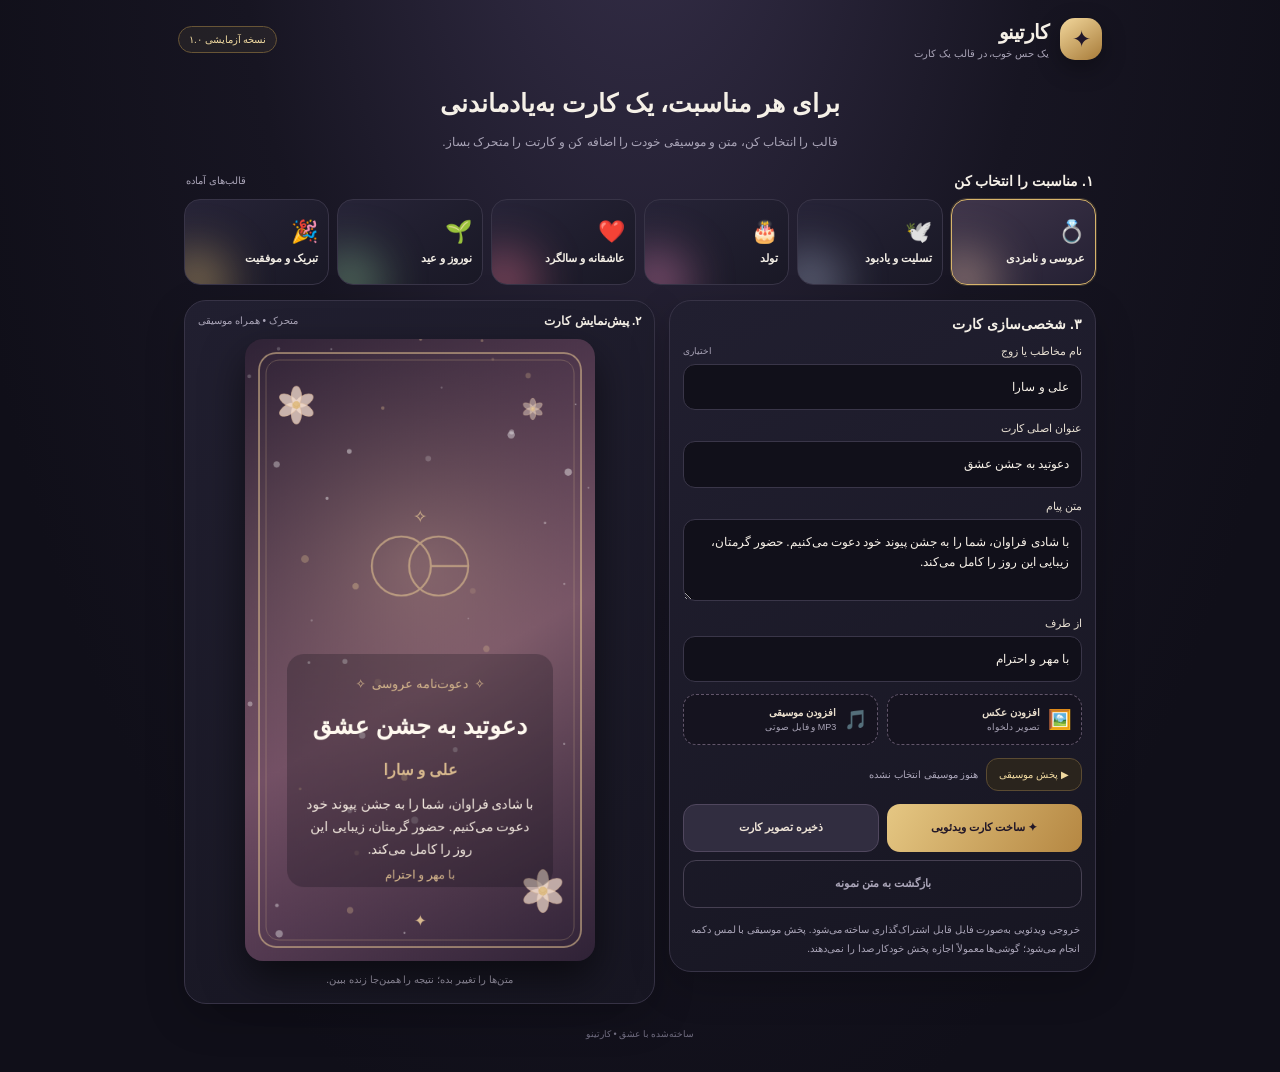
<file: cardino/src/main/assets/index.html>
<!DOCTYPE html>
<html lang="fa" dir="rtl">
<head>
<meta charset="utf-8">
<meta name="viewport" content="width=device-width, initial-scale=1, viewport-fit=cover">
<meta name="theme-color" content="#100f19">
<title>کارتینو | کارت‌پستال ساز</title>
<style>
:root{--bg:#100f19;--panel:#191825;--panel2:#211f30;--gold:#d7b46b;--gold2:#f0d9a0;--ink:#f5f0e7;--muted:#aaa5b8;--line:#383447;--pink:#d98bb0}
*{box-sizing:border-box}
html{background:var(--bg);color-scheme:dark}
body{margin:0;background:radial-gradient(ellipse at 50% -20%,#37304b 0,#171522 45%,#100f19 78%);color:var(--ink);font-family:Tahoma,"Noto Naskh Arabic",sans-serif;min-height:100vh;padding:0 0 calc(28px + env(safe-area-inset-bottom))}
button,input,textarea{font:inherit}
button{cursor:pointer}
.topbar{padding:calc(18px + env(safe-area-inset-top)) 18px 14px;display:flex;align-items:center;justify-content:space-between;gap:12px;max-width:960px;margin:auto}
.brand{display:flex;align-items:center;gap:11px}
.brand-mark{width:42px;height:42px;border-radius:15px;display:grid;place-items:center;background:linear-gradient(145deg,#f2d79c,#a77b39);color:#21172a;font-size:23px;box-shadow:0 8px 24px #0005}
.brand-name{font-size:20px;font-weight:900;letter-spacing:-.5px}
.brand-sub{font-size:10px;color:var(--muted);margin-top:4px}
.top-pill{font-size:10px;color:var(--gold2);border:1px solid #685536;border-radius:30px;padding:7px 10px;background:#d7b46b12}
main{max-width:960px;margin:auto;padding:0 14px}
.intro{text-align:center;margin:9px 0 18px}
.intro h1{font-size:21px;margin:0 0 8px;line-height:1.6}
.intro p{margin:0;color:var(--muted);font-size:12px;line-height:1.9}
.section-head{display:flex;align-items:center;justify-content:space-between;margin:19px 2px 10px}
.section-head h2{font-size:14px;margin:0}
.section-head span{font-size:10px;color:var(--muted)}
.categories{display:grid;grid-template-columns:repeat(3,minmax(0,1fr));gap:8px}
.category{position:relative;overflow:hidden;min-height:75px;text-align:right;color:var(--ink);border:1px solid var(--line);border-radius:16px;background:linear-gradient(145deg,#272438,#191825);padding:11px 10px;transition:.2s}
.category:before{content:"";position:absolute;width:65px;height:65px;left:-20px;bottom:-30px;border-radius:50%;background:var(--swatch);filter:blur(23px);opacity:.5}
.category.active{border-color:var(--gold);background:linear-gradient(145deg,#40364b,#242033);box-shadow:0 0 0 1px #d7b46b33}
.category .emoji{font-size:22px;display:block;margin-bottom:7px}
.category strong{font-size:11px;display:block;position:relative}
.workspace{display:grid;grid-template-columns:minmax(0,1fr);gap:14px;margin-top:15px}
.preview-panel,.editor-panel{background:linear-gradient(155deg,#211f30,#171622);border:1px solid #373346;border-radius:22px;padding:13px;box-shadow:0 14px 40px #0003}
.preview-head{display:flex;align-items:center;justify-content:space-between;margin-bottom:11px}
.preview-head strong{font-size:12px}
.preview-head span{font-size:10px;color:var(--muted)}
.preview-wrap{max-width:310px;margin:auto;position:relative;border-radius:18px;overflow:hidden;box-shadow:0 18px 40px #0008;background:#1a1724}
canvas{display:block;width:100%;height:auto;aspect-ratio:9/16}
.preview-hint{text-align:center;font-size:10px;color:var(--muted);line-height:1.8;margin:10px 0 1px}
.editor-panel h2{font-size:14px;margin:2px 0 13px}
.field{margin-bottom:12px}
.field label{display:flex;align-items:center;justify-content:space-between;font-size:11px;color:#e7dfd2;margin-bottom:6px}
.field label small{font-size:9px;color:var(--muted)}
.field input,.field textarea{width:100%;border:1px solid #3a3649;background:#11101a;color:#f7f1e8;border-radius:12px;padding:12px 12px;outline:none;font-size:12px;line-height:1.7}
.field textarea{resize:vertical;min-height:82px}
.field input:focus,.field textarea:focus{border-color:var(--gold);box-shadow:0 0 0 3px #d7b46b1a}
.uploads{display:grid;grid-template-columns:1fr 1fr;gap:9px;margin:10px 0 13px}
.upload{display:flex;align-items:center;gap:8px;min-height:51px;border:1px dashed #62566b;border-radius:13px;background:#15131f;color:#e9decd;padding:9px;text-align:right}
.upload .uicon{font-size:19px}
.upload strong{display:block;font-size:10px}
.upload small{display:block;color:var(--muted);font-size:9px;margin-top:4px}
.upload input{display:none}
.music-row{display:flex;align-items:center;gap:8px;margin:2px 0 12px}
.music-row button{border:1px solid #5b4b32;border-radius:12px;background:#2a241d;color:var(--gold2);padding:10px 12px;font-size:10px;white-space:nowrap}
.music-name{font-size:10px;color:var(--muted);overflow:hidden;text-overflow:ellipsis;white-space:nowrap}
.actions{display:grid;grid-template-columns:1fr 1fr;gap:8px;margin-top:13px}
.action{border:0;border-radius:13px;padding:13px 9px;font-size:11px;font-weight:800;min-height:48px}
.action.primary{background:linear-gradient(120deg,#e5c783,#b58742);color:#211728}
.action.secondary{background:#312d40;color:#eee4d7;border:1px solid #50475e}
.action.tertiary{background:transparent;color:var(--muted);border:1px solid #464052;grid-column:1/-1}
.note{font-size:10px;color:var(--muted);line-height:1.9;margin:12px 2px 0}
.footer{text-align:center;color:#716d80;font-size:9px;margin:25px 0 5px}
.toast{position:fixed;left:50%;bottom:calc(20px + env(safe-area-inset-bottom));transform:translate(-50%,20px);opacity:0;pointer-events:none;background:#f2e0b9;color:#211728;border-radius:30px;padding:11px 17px;font-size:11px;font-weight:700;z-index:10;box-shadow:0 8px 25px #0007;transition:.25s;max-width:90%;text-align:center}
.toast.show{opacity:1;transform:translate(-50%,0)}
@media(min-width:720px){main{padding:0 24px}.workspace{grid-template-columns:minmax(0,.95fr) minmax(0,1.05fr);align-items:start}.preview-panel{grid-column:2;grid-row:1}.editor-panel{grid-column:1;grid-row:1}.preview-wrap{max-width:350px}.categories{grid-template-columns:repeat(6,minmax(0,1fr))}.category{min-height:86px}.intro h1{font-size:25px}}
</style>
</head>
<body>
<header class="topbar">
  <div class="brand"><div class="brand-mark">✦</div><div><div class="brand-name">کارتینو</div><div class="brand-sub">یک حس خوب، در قالب یک کارت</div></div></div>
  <div class="top-pill">نسخه آزمایشی ۱.۰</div>
</header>
<main>
  <div class="intro">
    <h1>برای هر مناسبت، یک کارت به‌یادماندنی</h1>
    <p>قالب را انتخاب کن، متن و موسیقی خودت را اضافه کن و کارتت را متحرک بساز.</p>
  </div>

  <div class="section-head"><h2>۱. مناسبت را انتخاب کن</h2><span>قالب‌های آماده</span></div>
  <div class="categories" id="categories">
    <button class="category active" data-theme="wedding" style="--swatch:#dbb5a0"><span class="emoji">💍</span><strong>عروسی و نامزدی</strong></button>
    <button class="category" data-theme="condolence" style="--swatch:#9fa9c2"><span class="emoji">🕊️</span><strong>تسلیت و یادبود</strong></button>
    <button class="category" data-theme="birthday" style="--swatch:#da7fae"><span class="emoji">🎂</span><strong>تولد</strong></button>
    <button class="category" data-theme="love" style="--swatch:#dd6f8b"><span class="emoji">❤️</span><strong>عاشقانه و سالگرد</strong></button>
    <button class="category" data-theme="nowruz" style="--swatch:#83b98b"><span class="emoji">🌱</span><strong>نوروز و عید</strong></button>
    <button class="category" data-theme="congrats" style="--swatch:#d8b66e"><span class="emoji">🎉</span><strong>تبریک و موفقیت</strong></button>
  </div>

  <div class="workspace">
    <section class="preview-panel">
      <div class="preview-head"><strong>۲. پیش‌نمایش کارت</strong><span>متحرک • همراه موسیقی</span></div>
      <div class="preview-wrap"><canvas id="cardCanvas" width="450" height="800"></canvas></div>
      <p class="preview-hint">متن‌ها را تغییر بده؛ نتیجه را همین‌جا زنده ببین.</p>
    </section>

    <section class="editor-panel">
      <h2>۳. شخصی‌سازی کارت</h2>
      <div class="field"><label for="recipient">نام مخاطب یا زوج <small>اختیاری</small></label><input id="recipient" value="علی و سارا" maxlength="42" placeholder="نام مخاطب را بنویس"></div>
      <div class="field"><label for="headline">عنوان اصلی کارت</label><input id="headline" value="دعوتید به جشن عشق" maxlength="52"></div>
      <div class="field"><label for="message">متن پیام</label><textarea id="message" maxlength="220">با شادی فراوان، شما را به جشن پیوند خود دعوت می‌کنیم. حضور گرمتان، زیبایی این روز را کامل می‌کند.</textarea></div>
      <div class="field"><label for="sender">از طرف</label><input id="sender" value="با مهر و احترام" maxlength="42"></div>

      <div class="uploads">
        <label class="upload" for="photoInput"><span class="uicon">🖼️</span><span><strong>افزودن عکس</strong><small>تصویر دلخواه</small></span><input type="file" id="photoInput" accept="image/*"></label>
        <label class="upload" for="audioInput"><span class="uicon">🎵</span><span><strong>افزودن موسیقی</strong><small>MP3 و فایل صوتی</small></span><input type="file" id="audioInput" accept="audio/*"></label>
      </div>
      <div class="music-row"><button id="musicToggle" type="button">▶ پخش موسیقی</button><div class="music-name" id="musicName">هنوز موسیقی انتخاب نشده</div></div>
      <audio id="music" loop></audio>

      <div class="actions">
        <button class="action primary" id="videoBtn">✦ ساخت کارت ویدئویی</button>
        <button class="action secondary" id="imageBtn">ذخیره تصویر کارت</button>
        <button class="action tertiary" id="resetBtn">بازگشت به متن نمونه</button>
      </div>
      <p class="note">خروجی ویدئویی به‌صورت فایل قابل اشتراک‌گذاری ساخته می‌شود. پخش موسیقی با لمس دکمه انجام می‌شود؛ گوشی‌ها معمولاً اجازه پخش خودکار صدا را نمی‌دهند.</p>
    </section>
  </div>
  <div class="footer">ساخته‌شده با عشق • کارتینو</div>
</main>
<div class="toast" id="toast"></div>

<script>
(() => {
const canvas=document.getElementById('cardCanvas'),ctx=canvas.getContext('2d');
const fields={recipient:document.getElementById('recipient'),headline:document.getElementById('headline'),message:document.getElementById('message'),sender:document.getElementById('sender')};
const audio=document.getElementById('music'),musicName=document.getElementById('musicName'),toastEl=document.getElementById('toast');
const themes={
 wedding:{label:'دعوت‌نامه عروسی',colors:['#302338','#76506a','#d8b98e'],defaults:['دعوتید به جشن عشق','با شادی فراوان، شما را به جشن پیوند خود دعوت می‌کنیم. حضور گرمتان، زیبایی این روز را کامل می‌کند.','با مهر و احترام']},
 condolence:{label:'با نهایت تأسف و همدردی',colors:['#121d2c','#39465a','#aeb9c8'],defaults:['در سوگ عزیز از دست‌رفته','درگذشت عزیزتان را صمیمانه تسلیت می‌گوییم. برای شما و خانواده محترمتان شکیبایی و آرامش آرزو داریم.','در کنار شما هستیم']},
 birthday:{label:'روزت مبارک',colors:['#351b46','#a34479','#e8b86d'],defaults:['تولدت مبارک!','امیدوارم سال تازه زندگی‌ات پر از لبخند، سلامتی، اتفاق‌های قشنگ و آرزوهای برآورده‌شده باشد.','با بهترین آرزوها']},
 love:{label:'برای تو، همیشه',colors:['#311a32','#8e3657','#e4a4a8'],defaults:['بودنت قشنگ‌ترین اتفاق است','هر روز، بهانه‌ای تازه برای دوست داشتنت پیدا می‌کنم. کنار تو، ساده‌ترین لحظه‌ها هم خاطره می‌شوند.','با تمام قلبم']},
 nowruz:{label:'بهار نو مبارک',colors:['#102e2a','#327b5c','#e4c77d'],defaults:['نوروزتان پیروز','سال نو، آغاز روزهایی روشن و سرشار از سلامتی، آرامش و برکت باشد. بهارتان سبز و دلتان شاد.','با آرزوی بهترین‌ها']},
 congrats:{label:'تبریک صمیمانه',colors:['#202447','#4b5791','#e5bd70'],defaults:['موفقیتت مبارک','این موفقیت ارزشمند، نتیجه تلاش و پشتکار توست. امیدوارم مسیر پیش رو پر از فرصت‌های درخشان باشد.','از صمیم قلب تبریک می‌گویم']}
};
let current='wedding',photo=null,audioUrl=null,particles=[],lastTime=0,recording=false,audioContext=null,audioSource=null,audioDestination=null;
function resetParticles(){
 particles=Array.from({length:42},(_,i)=>({x:Math.random()*450,y:Math.random()*800,r:1+Math.random()*4,v:.15+Math.random()*.6,a:Math.random()*6.28,phase:Math.random()*6.28}));
}
resetParticles();
function toast(msg){toastEl.textContent=msg;toastEl.classList.add('show');clearTimeout(toast.timer);toast.timer=setTimeout(()=>toastEl.classList.remove('show'),2800)}
function roundRect(c,x,y,w,h,r){c.beginPath();c.roundRect(x,y,w,h,r)}
function flower(c,x,y,size,alpha=1){
 c.save();c.globalAlpha=alpha;c.translate(x,y);
 for(let i=0;i<6;i++){c.rotate(Math.PI/3);c.beginPath();c.ellipse(0,-size*.38,size*.22,size*.43,0,0,Math.PI*2);c.fillStyle='#f5dfd0';c.fill();c.strokeStyle='#d9b79c';c.lineWidth=1;c.stroke()}
 c.beginPath();c.arc(0,0,size*.17,0,Math.PI*2);c.fillStyle='#d9b36d';c.fill();c.restore()
}
function drawHeart(c,x,y,s,color,alpha=1){
 c.save();c.globalAlpha=alpha;c.translate(x,y);c.scale(s/30,s/30);c.beginPath();c.moveTo(0,10);c.bezierCurveTo(-32,-8,-15,-28,0,-12);c.bezierCurveTo(15,-28,32,-8,0,10);c.closePath();c.fillStyle=color;c.fill();c.restore()
}
function drawBalloon(c,x,y,s,color,phase){
 c.save();c.translate(x,y+Math.sin(phase)*9);c.beginPath();c.ellipse(0,0,s*.34,s*.43,Math.sin(phase)*.08,0,Math.PI*2);c.fillStyle=color;c.fill();c.beginPath();c.moveTo(0,s*.42);c.lineTo(0,s*1.35);c.strokeStyle='#ffffff88';c.lineWidth=1.2;c.stroke();c.restore()
}
function wrapLines(text,maxWidth,font){
 ctx.font=font;const words=(text||'').split(/\s+/);let lines=[],line='';
 for(const word of words){const test=line?line+' '+word:word;if(ctx.measureText(test).width>maxWidth&&line){lines.push(line);line=word}else line=test}
 if(line)lines.push(line);return lines
}
function centeredText(text,y,font,color,maxWidth,lineHeight){
 ctx.font=font;ctx.fillStyle=color;ctx.textAlign='center';ctx.textBaseline='middle';ctx.direction='rtl';
 const lines=wrapLines(text,maxWidth,font).slice(0,4);lines.forEach((line,i)=>ctx.fillText(line,225,y+i*lineHeight));return y+lines.length*lineHeight
}
function drawFrame(t){
 const theme=themes[current],p= Math.min(t/1000,1000);
 const g=ctx.createLinearGradient(0,0,450,800);g.addColorStop(0,theme.colors[0]);g.addColorStop(.55,theme.colors[1]);g.addColorStop(1,theme.colors[0]);ctx.fillStyle=g;ctx.fillRect(0,0,450,800);
 const glow=ctx.createRadialGradient(225,290,10,225,390,520);glow.addColorStop(0,theme.colors[2]+'44');glow.addColorStop(1,'#00000000');ctx.fillStyle=glow;ctx.fillRect(0,0,450,800);
 // Fine border and corner ornaments
 ctx.strokeStyle=theme.colors[2]+'aa';ctx.lineWidth=2;roundRect(ctx,18,18,414,764,22);ctx.stroke();
 ctx.strokeStyle=theme.colors[2]+'55';ctx.lineWidth=1;roundRect(ctx,27,27,396,746,17);ctx.stroke();
 // Floating lights / petals
 particles.forEach((q,i)=>{q.y-=q.v;if(q.y<-10){q.y=810;q.x=Math.random()*450}const y=q.y+Math.sin(t*.0007+q.phase)*5;ctx.save();ctx.globalAlpha=.14+.28*(.5+.5*Math.sin(t*.001+q.phase));ctx.fillStyle=i%3===0?theme.colors[2]:'#ffffff';ctx.beginPath();ctx.arc(q.x+Math.sin(q.phase+t*.0003)*6,y,q.r,0,Math.PI*2);ctx.fill();ctx.restore()});
 if(current==='wedding'){
   flower(ctx,66,85,30,.75);flower(ctx,383,710,34,.7);flower(ctx,370,90,17,.45);
   ctx.strokeStyle=theme.colors[2]+'aa';ctx.lineWidth=2.5;ctx.beginPath();ctx.arc(201,292,38,0,Math.PI*2);ctx.arc(249,292,38,0,Math.PI*2);ctx.stroke();
   ctx.fillStyle=theme.colors[2];ctx.font='22px serif';ctx.textAlign='center';ctx.fillText('✧',225,230);
 }else if(current==='condolence'){
   ctx.strokeStyle='#d6dce5aa';ctx.lineWidth=2;ctx.beginPath();ctx.moveTo(225,115);ctx.bezierCurveTo(198,185,244,210,225,280);ctx.stroke();
   flower(ctx,225,245,35,.65);flower(ctx,73,680,22,.35);flower(ctx,377,120,20,.35);
   ctx.strokeStyle='#ffffff44';ctx.beginPath();ctx.arc(225,300,70,Math.PI*1.12,Math.PI*1.88);ctx.stroke();
 }else if(current==='birthday'){
   drawBalloon(ctx,70,135,55,'#ed9dc7',t*.001);drawBalloon(ctx,380,170,62,'#f1c776',t*.001+2);drawBalloon(ctx,94,650,44,'#8bd4d0',t*.001+4);drawBalloon(ctx,359,650,50,'#f49b86',t*.001+1);
   ctx.fillStyle=theme.colors[2];ctx.font='55px serif';ctx.textAlign='center';ctx.fillText('✦',225,250);
 }else if(current==='love'){
   drawHeart(ctx,225,225,82,'#f4a0b7',.92);drawHeart(ctx,85,115,35,'#ffd2d9',.7);drawHeart(ctx,367,670,43,'#ffd2d9',.65);drawHeart(ctx,365,130,26,'#fff0e0',.55);
 }else if(current==='nowruz'){
   // spring branches
   ctx.strokeStyle='#a8d5a6';ctx.lineWidth=5;ctx.lineCap='round';ctx.beginPath();ctx.moveTo(225,710);ctx.quadraticCurveTo(180,590,224,465);ctx.quadraticCurveTo(270,360,224,270);ctx.stroke();
   for(let i=0;i<10;i++){const y=340+i*31,x=225+(i%2===0?1:-1)*(20+i*2);ctx.save();ctx.translate(x,y);ctx.rotate(i%2===0?-.8:.8);ctx.fillStyle=i%2===0?'#a6d59b':'#d5e6a5';ctx.beginPath();ctx.ellipse(0,0,10,24,0,0,Math.PI*2);ctx.fill();ctx.restore()}
   flower(ctx,75,120,19,.5);flower(ctx,370,675,21,.55);
 }else{
   ctx.fillStyle=theme.colors[2]+'bb';ctx.font='42px serif';ctx.textAlign='center';ctx.fillText('✦',225,225);ctx.fillText('✧',90,650);ctx.fillText('✧',360,125);
   for(let i=0;i<12;i++){const x=45+(i*71)%360,y=100+(i*97)%600;ctx.fillStyle=i%2?'#ffffff55':theme.colors[2]+'aa';ctx.fillRect(x,y,3,12)}
 }
 // Optional user photo in framed oval
 if(photo && photo.complete){
   ctx.save();roundRect(ctx,145,235,160,145,20);ctx.clip();const scale=Math.max(160/photo.width,145/photo.height),w=photo.width*scale,h=photo.height*scale;ctx.drawImage(photo,225-w/2,307-h/2,w,h);ctx.restore();
   ctx.strokeStyle=theme.colors[2];ctx.lineWidth=3;roundRect(ctx,142,232,166,151,23);ctx.stroke();
 }
 // Main title panel
 ctx.save();ctx.fillStyle='#09081040';roundRect(ctx,54,405,342,300,22);ctx.fill();ctx.restore();
 ctx.fillStyle=theme.colors[2];ctx.font='16px serif';ctx.textAlign='center';ctx.fillText('✧  '+theme.label+'  ✧',225,445);
 ctx.fillStyle='#fff9ef';ctx.font='bold 31px Tahoma';ctx.textAlign='center';ctx.textBaseline='middle';ctx.direction='rtl';
 let headline=fields.headline.value||theme.label;let yy=centeredText(headline,500,'bold 31px Tahoma','#fff9ef',315,42);
 const name=fields.recipient.value.trim();if(name){yy+=14;centeredText(name,yy,'bold 20px Tahoma',theme.colors[2],310,30);yy+=26}
 yy+=18;const body=fields.message.value.trim();yy=centeredText(body,yy,'17px Tahoma','#f3e9df',300,29);
 const from=fields.sender.value.trim();if(from){centeredText(from,690,'15px Tahoma',theme.colors[2],310,24)}
 ctx.fillStyle=theme.colors[2];ctx.font='20px serif';ctx.fillText('✦',225,750);
}
function animate(ts){drawFrame(ts);requestAnimationFrame(animate)}
requestAnimationFrame(animate);

document.querySelectorAll('.category').forEach(btn=>btn.addEventListener('click',()=>{
 document.querySelectorAll('.category').forEach(b=>b.classList.remove('active'));btn.classList.add('active');current=btn.dataset.theme;const d=themes[current].defaults;fields.headline.value=d[0];fields.message.value=d[1];fields.sender.value=d[2];resetParticles();
}));
Object.values(fields).forEach(el=>el.addEventListener('input',()=>{}));
document.getElementById('photoInput').addEventListener('change',e=>{
 const file=e.target.files&&e.target.files[0];if(!file)return;const img=new Image();img.onload=()=>{photo=img;toast('عکس به کارت اضافه شد')};img.onerror=()=>toast('خواندن تصویر ممکن نشد');img.src=URL.createObjectURL(file);
});
document.getElementById('audioInput').addEventListener('change',e=>{
 const file=e.target.files&&e.target.files[0];if(!file)return;if(audioUrl)URL.revokeObjectURL(audioUrl);audioUrl=URL.createObjectURL(file);audio.src=audioUrl;musicName.textContent=file.name;document.getElementById('musicToggle').textContent='▶ پخش موسیقی';toast('موسیقی انتخاب شد');
});
document.getElementById('musicToggle').addEventListener('click',async()=>{
 if(!audio.src){toast('اول یک فایل موسیقی انتخاب کن');return}
 try{if(audio.paused){await audio.play();document.getElementById('musicToggle').textContent='Ⅱ توقف موسیقی'}else{audio.pause();document.getElementById('musicToggle').textContent='▶ پخش موسیقی'}}catch(e){toast('پخش موسیقی ممکن نشد')}
});
function blobToDataUrl(blob){return new Promise((resolve,reject)=>{const r=new FileReader();r.onload=()=>resolve(r.result);r.onerror=reject;r.readAsDataURL(blob)})}
function deliver(blob,filename,mime){
 if(window.CardinoNative&&window.CardinoNative.shareBase64){blobToDataUrl(blob).then(url=>{window.CardinoNative.shareBase64(url,filename,mime);toast('فایل آماده اشتراک‌گذاری است')}).catch(()=>toast('ساخت فایل ناموفق بود'));return}
 const url=URL.createObjectURL(blob),a=document.createElement('a');a.href=url;a.download=filename;a.click();setTimeout(()=>URL.revokeObjectURL(url),4000);toast('فایل ذخیره شد');
}
document.getElementById('imageBtn').addEventListener('click',()=>{
 canvas.toBlob(blob=>{if(blob)deliver(blob,'cardino-card.png','image/png');else toast('ساخت تصویر ناموفق بود')},'image/png');
});
async function createVideo(){
 if(recording)return;
 if(!canvas.captureStream||!window.MediaRecorder){toast('این گوشی خروجی ویدئویی را پشتیبانی نمی‌کند؛ تصویر کارت را ذخیره کن');return}
 recording=true;const btn=document.getElementById('videoBtn');btn.disabled=true;btn.textContent='در حال ساخت ویدئو…';
 let stream=null,recorder=null;
 try{
   stream=canvas.captureStream(24);
   if(audio.src){
     const AC=window.AudioContext||window.webkitAudioContext;
     if(AC){
       if(!audioContext){audioContext=new AC();audioSource=audioContext.createMediaElementSource(audio);audioDestination=audioContext.createMediaStreamDestination();audioSource.connect(audioDestination);audioSource.connect(audioContext.destination)}
       await audioContext.resume();audioDestination.stream.getAudioTracks().forEach(track=>stream.addTrack(track));
     }
   }
   const types=['video/webm;codecs=vp9,opus','video/webm;codecs=vp8,opus','video/webm'];
   const mime=types.find(x=>MediaRecorder.isTypeSupported(x))||'';
   recorder=new MediaRecorder(stream,mime?{mimeType:mime,videoBitsPerSecond:1600000}:undefined);
   const chunks=[];recorder.ondataavailable=e=>{if(e.data&&e.data.size)chunks.push(e.data)};
   const finished=new Promise(resolve=>recorder.onstop=()=>resolve(new Blob(chunks,{type:recorder.mimeType||'video/webm'})));
   recorder.start(250);
   if(audio.src){audio.currentTime=0;try{await audio.play()}catch(e){}}
   await new Promise(resolve=>setTimeout(resolve,8500));
   recorder.stop();const blob=await finished;audio.pause();
   if(blob.size<12000)throw new Error('empty recording');
   deliver(blob,'cardino-greeting.webm','video/webm');
 }catch(e){toast('خروجی ویدئو آماده نشد؛ ذخیره تصویر را امتحان کن')}
 finally{if(stream)stream.getTracks().forEach(t=>t.stop());recording=false;btn.disabled=false;btn.textContent='✦ ساخت کارت ویدئویی'}
}
document.getElementById('videoBtn').addEventListener('click',createVideo);
document.getElementById('resetBtn').addEventListener('click',()=>{
 const d=themes[current].defaults;fields.headline.value=d[0];fields.message.value=d[1];fields.sender.value=d[2];fields.recipient.value='';toast('متن نمونه بازگردانی شد');
});
})();
</script>
</body>
</html>
</file>
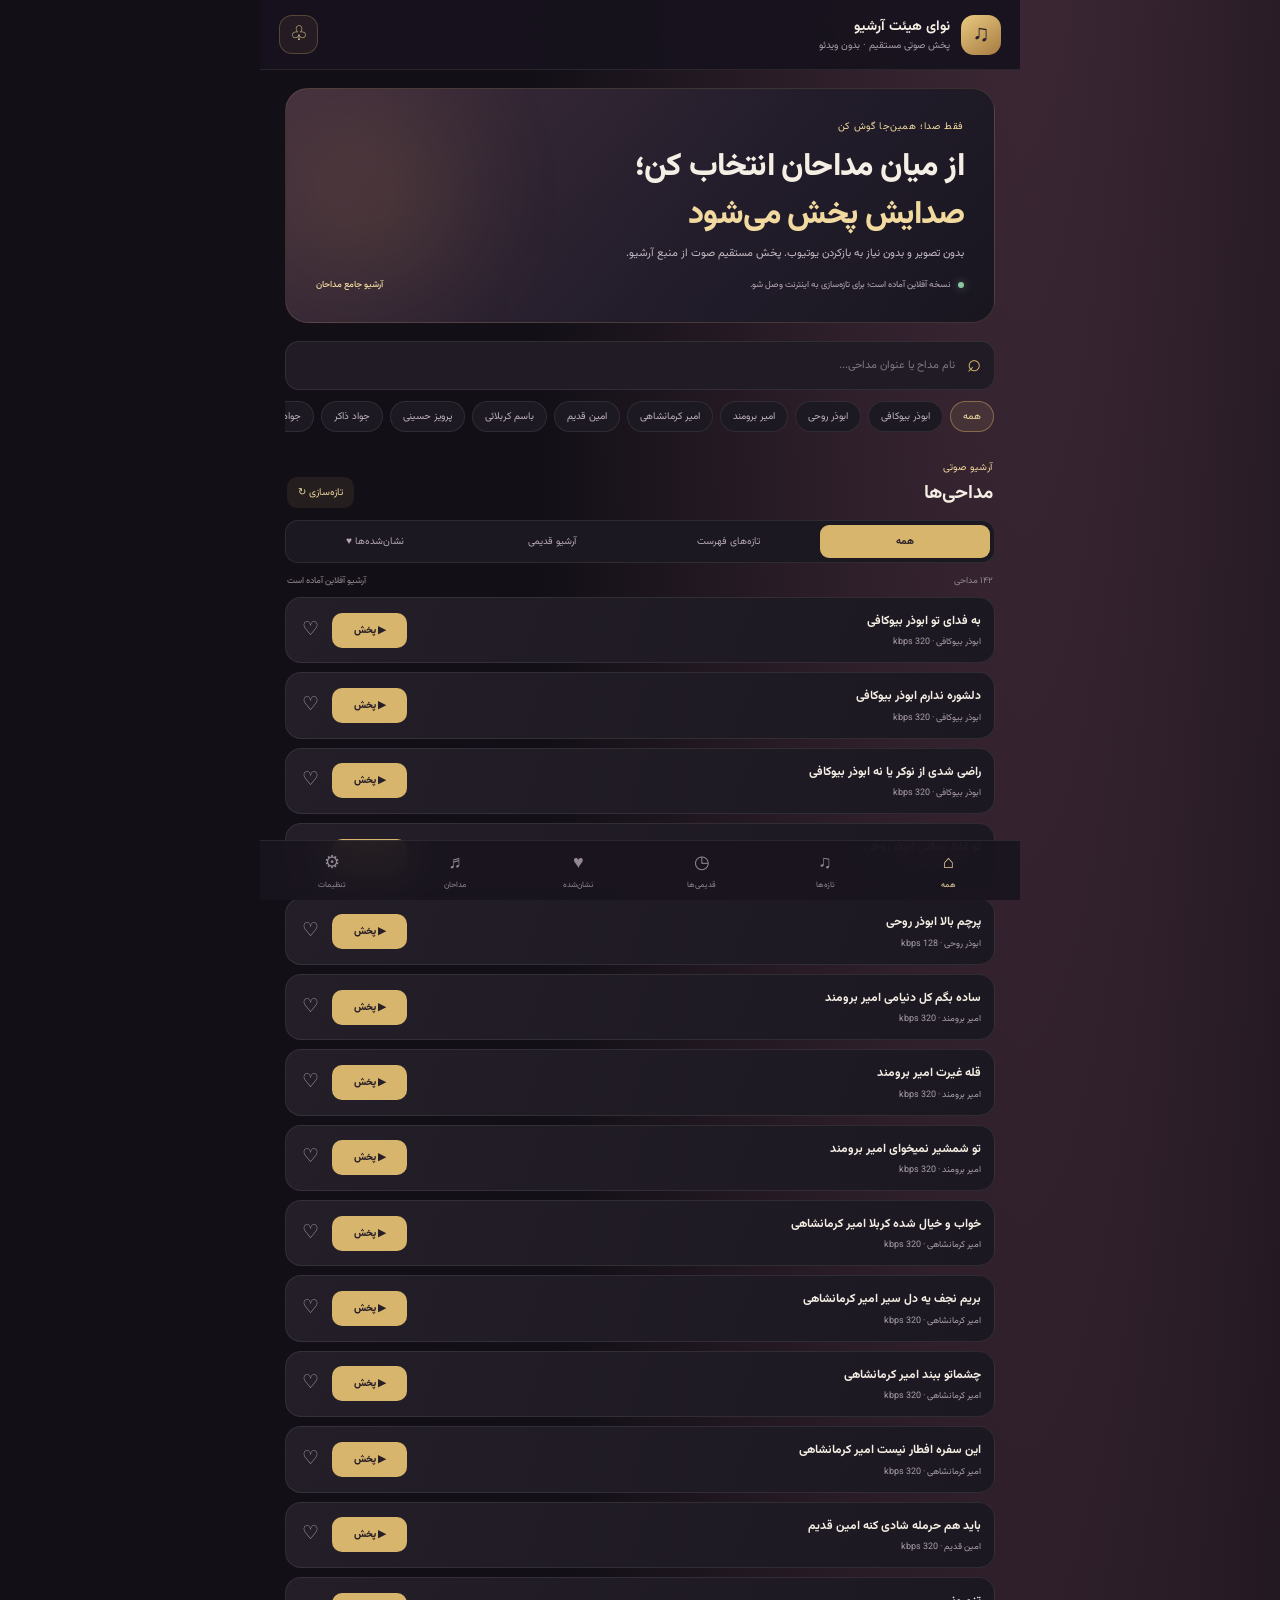
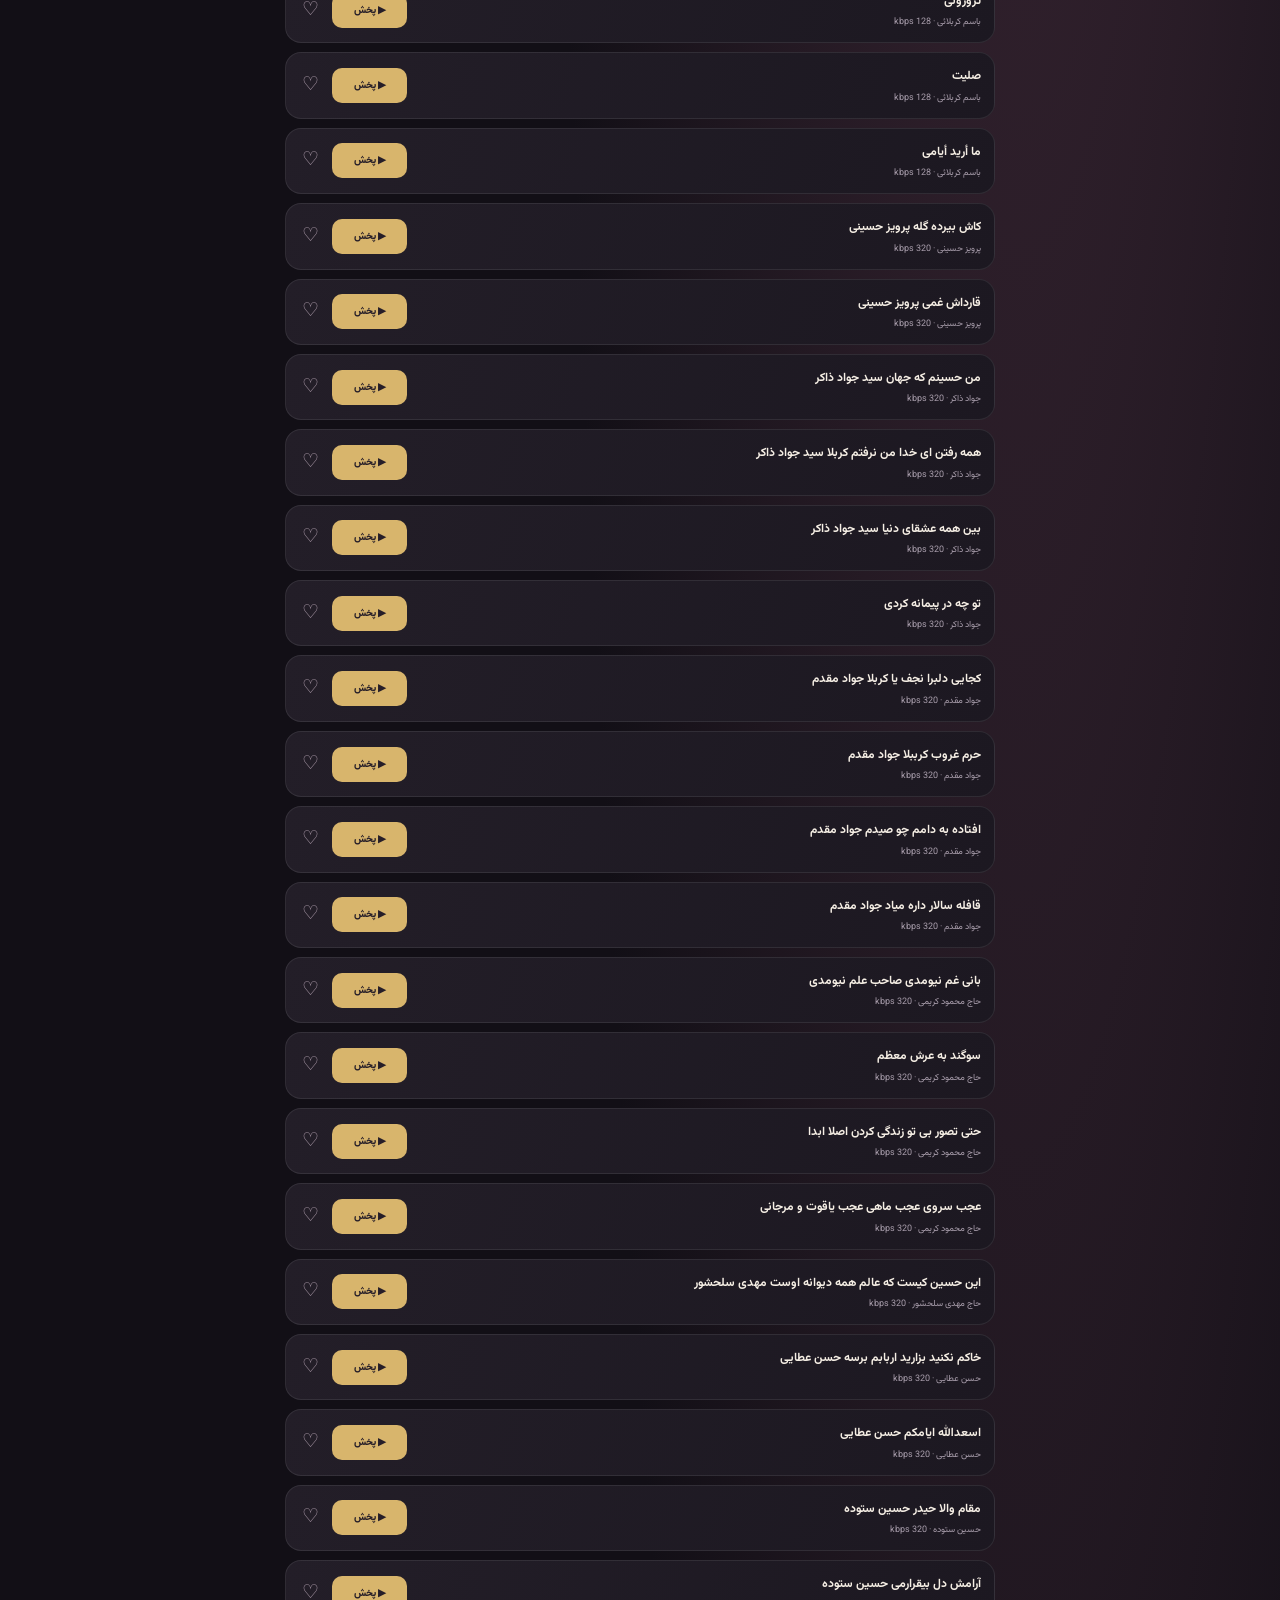
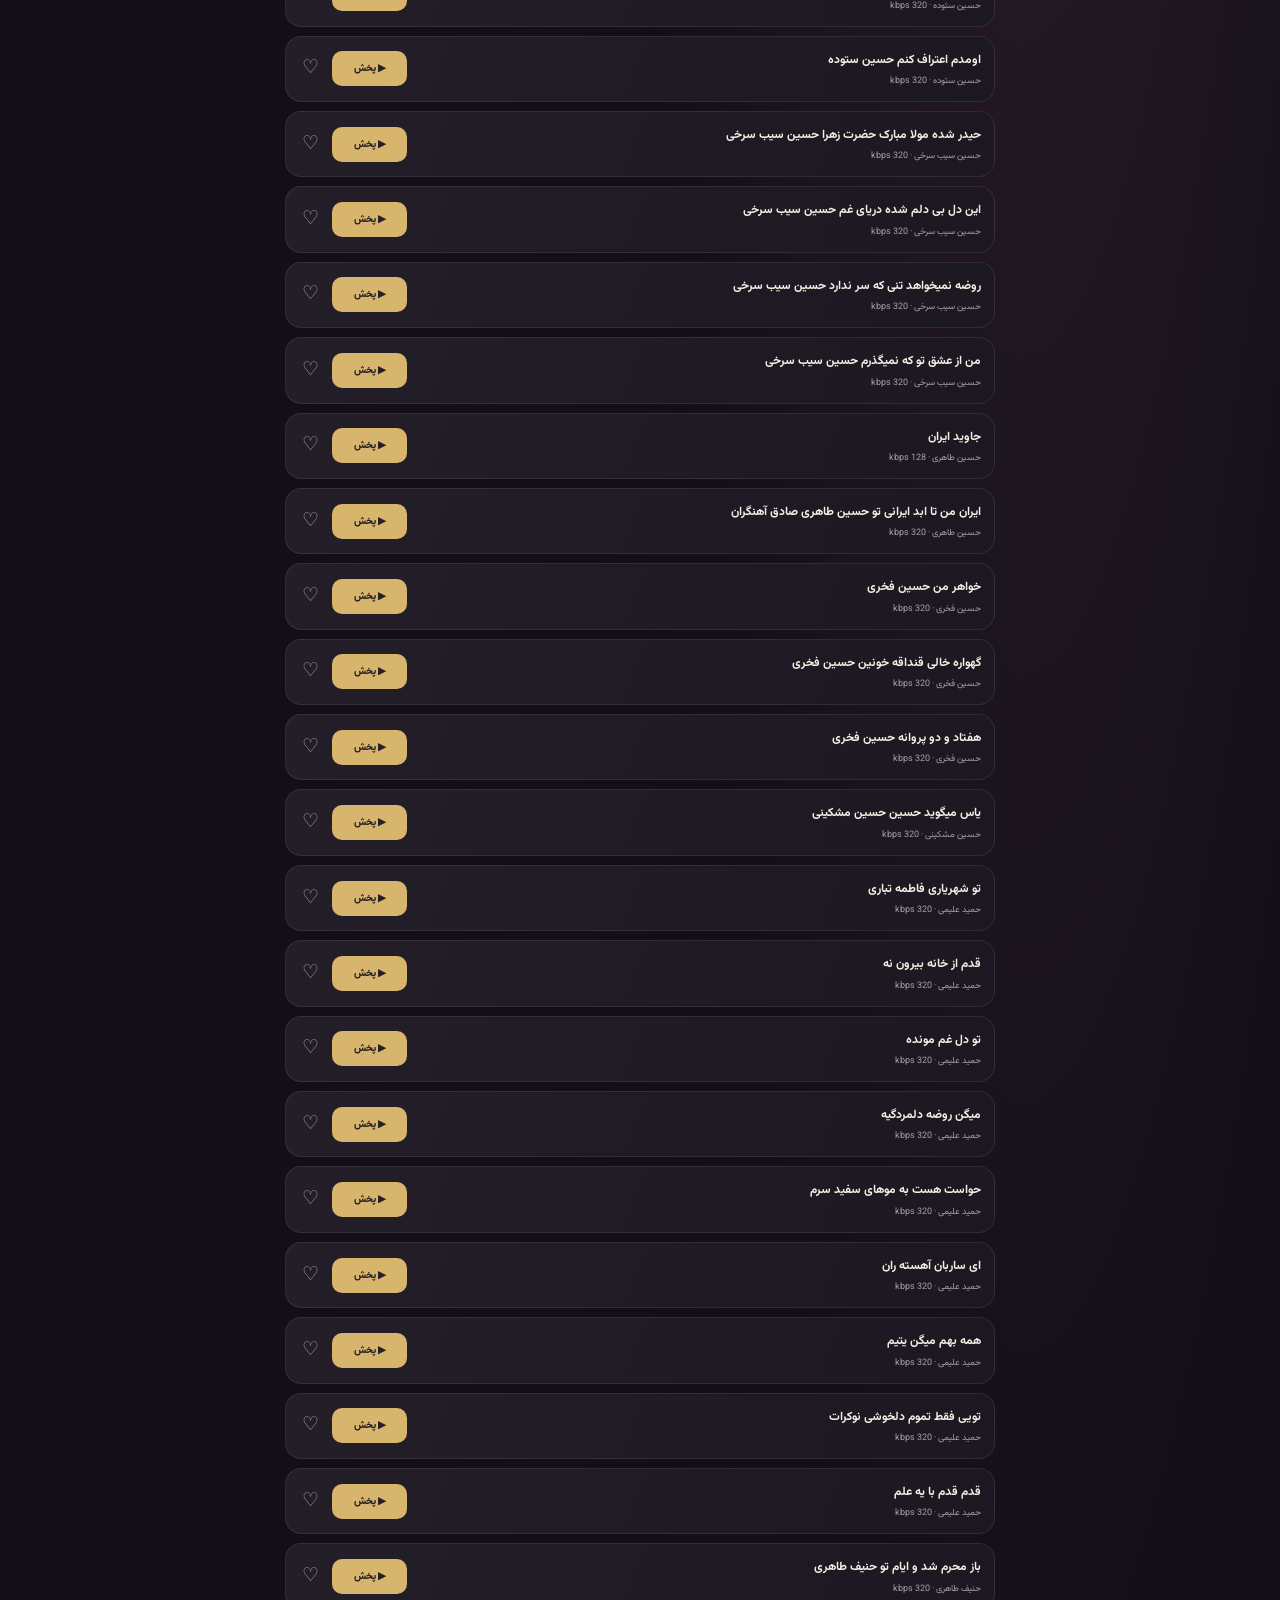
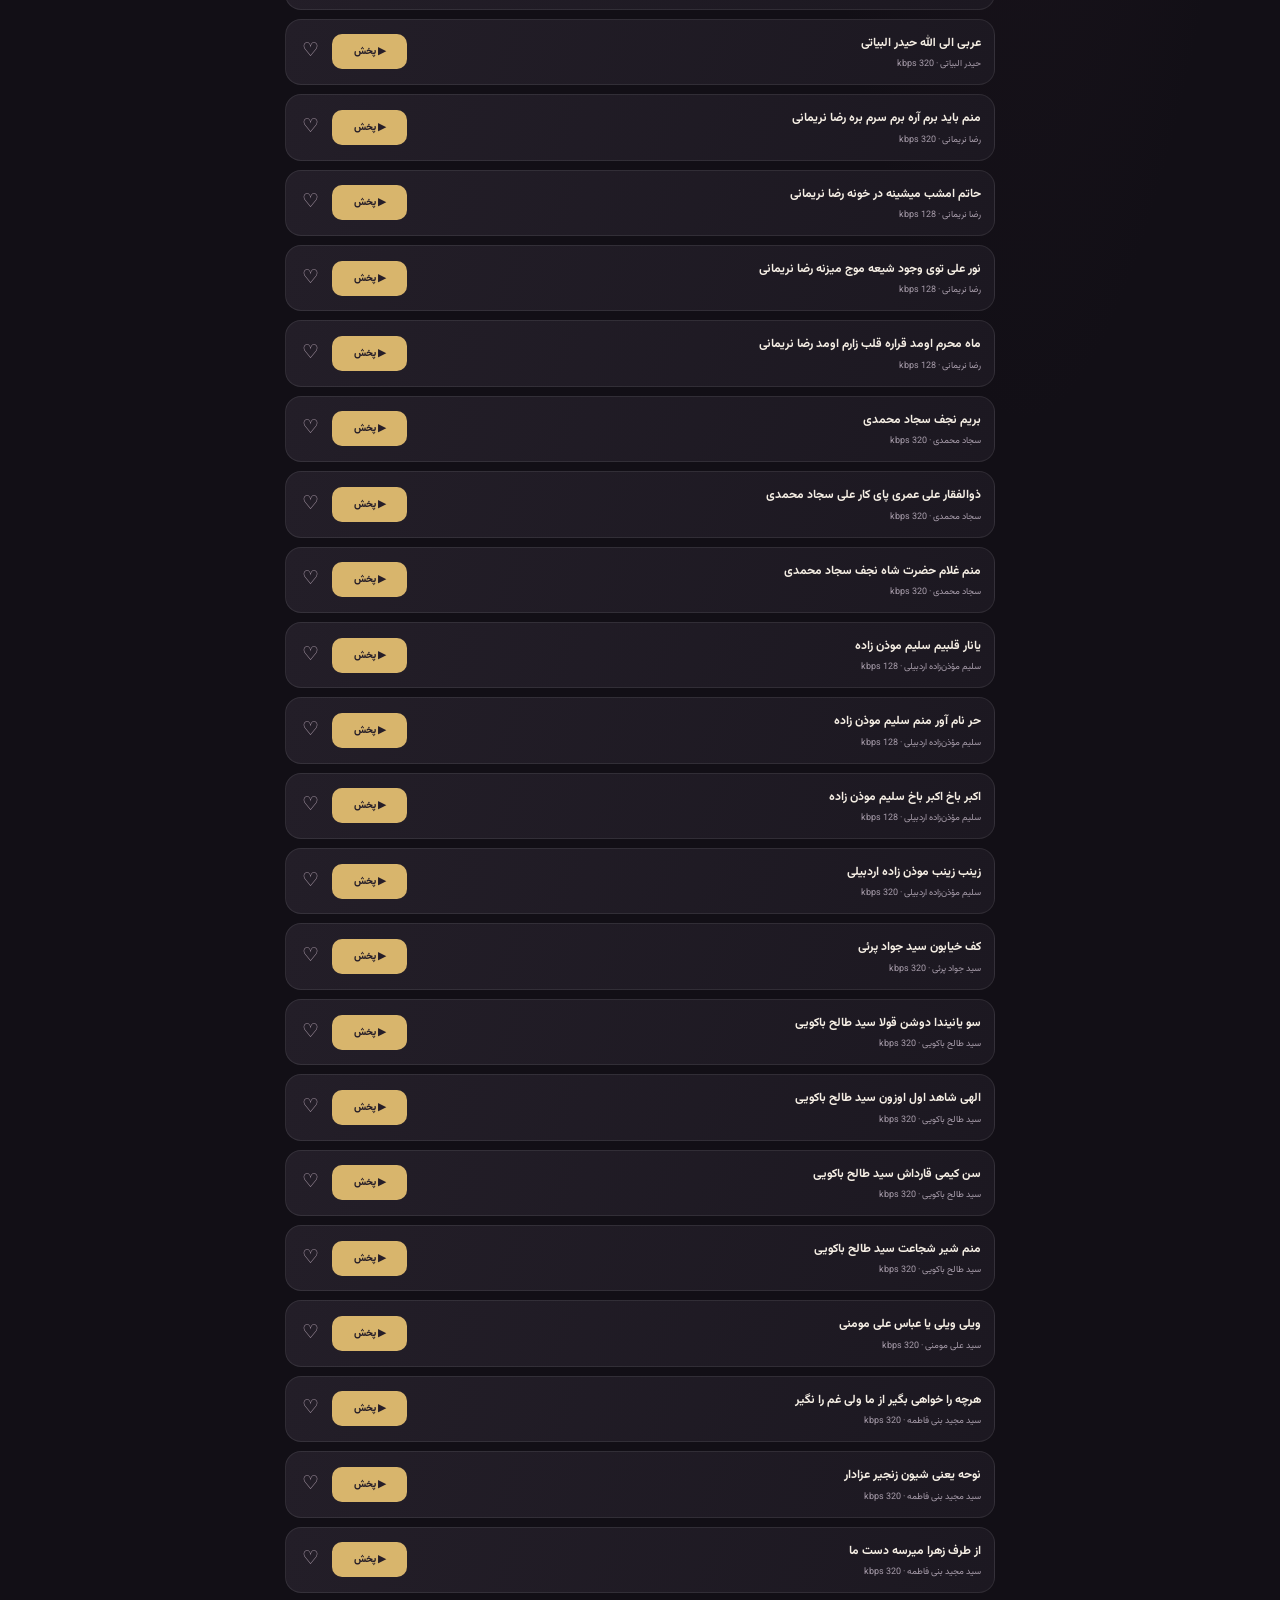
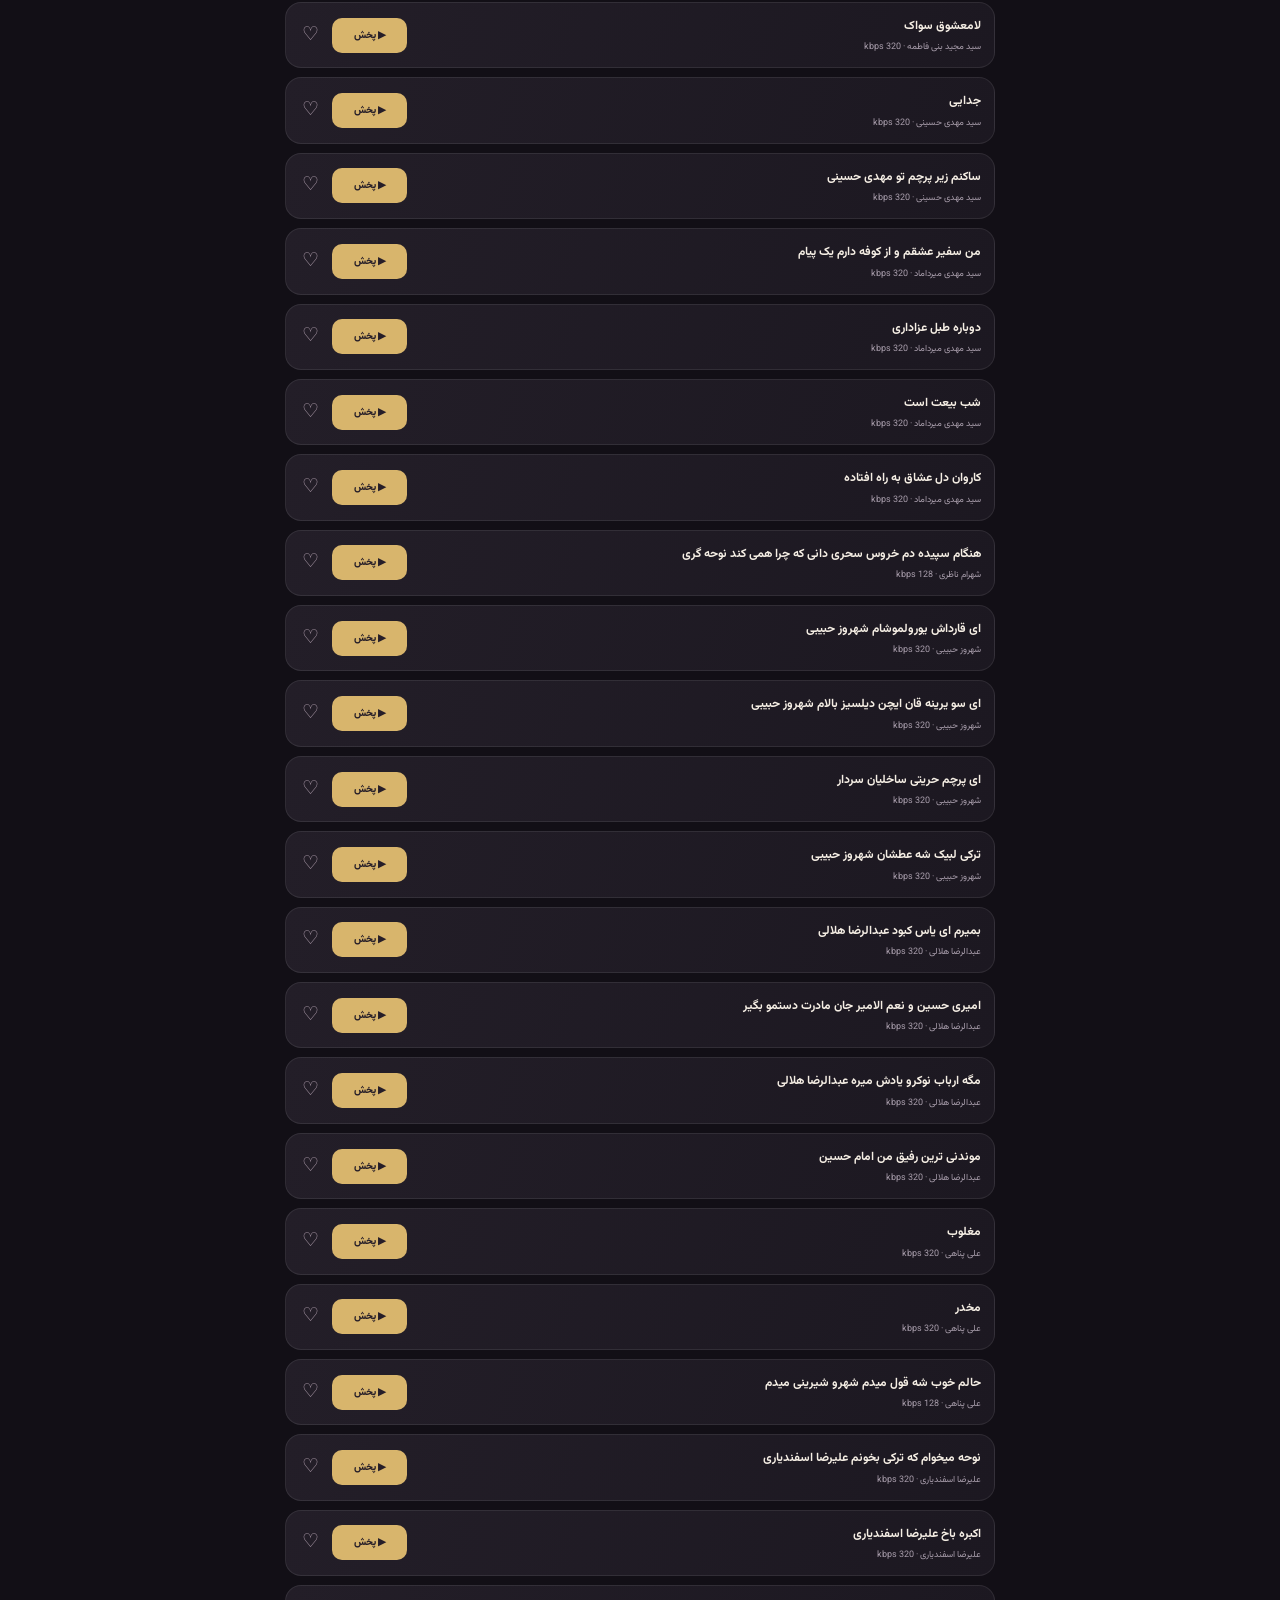
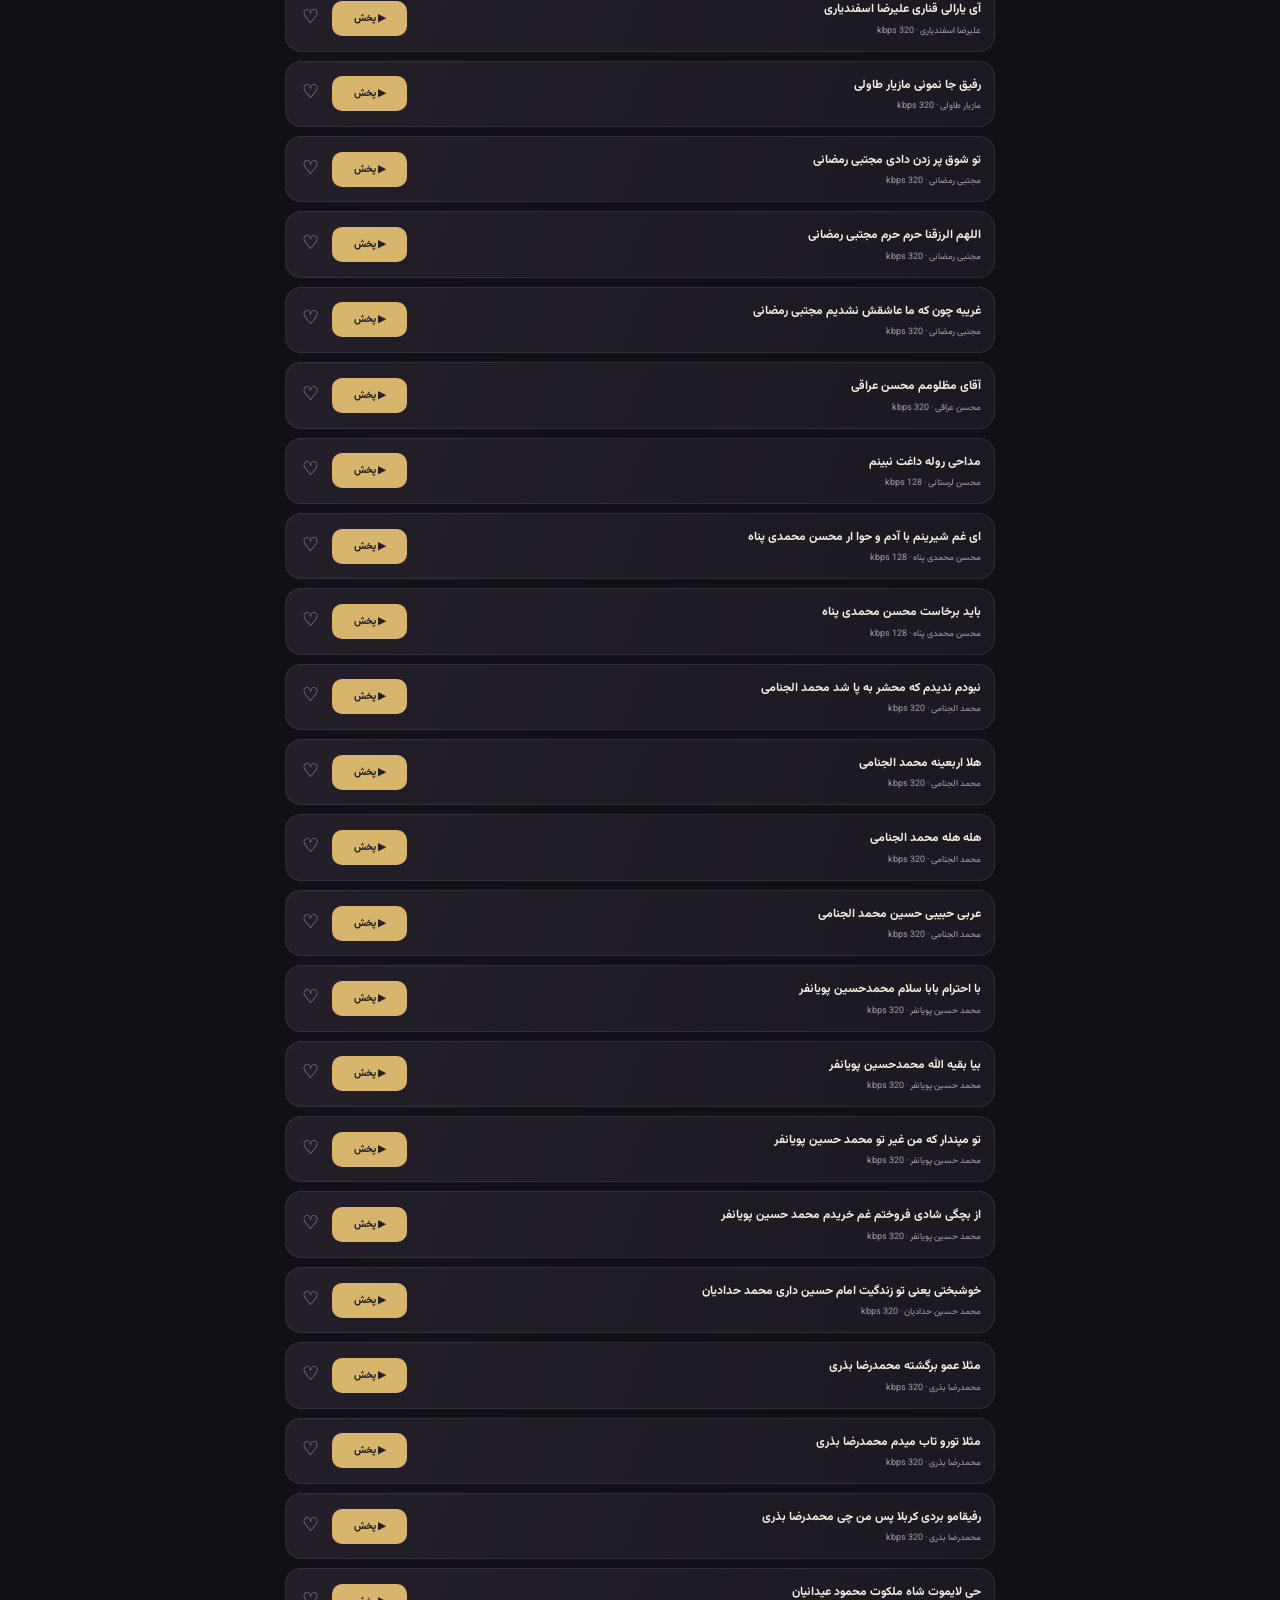
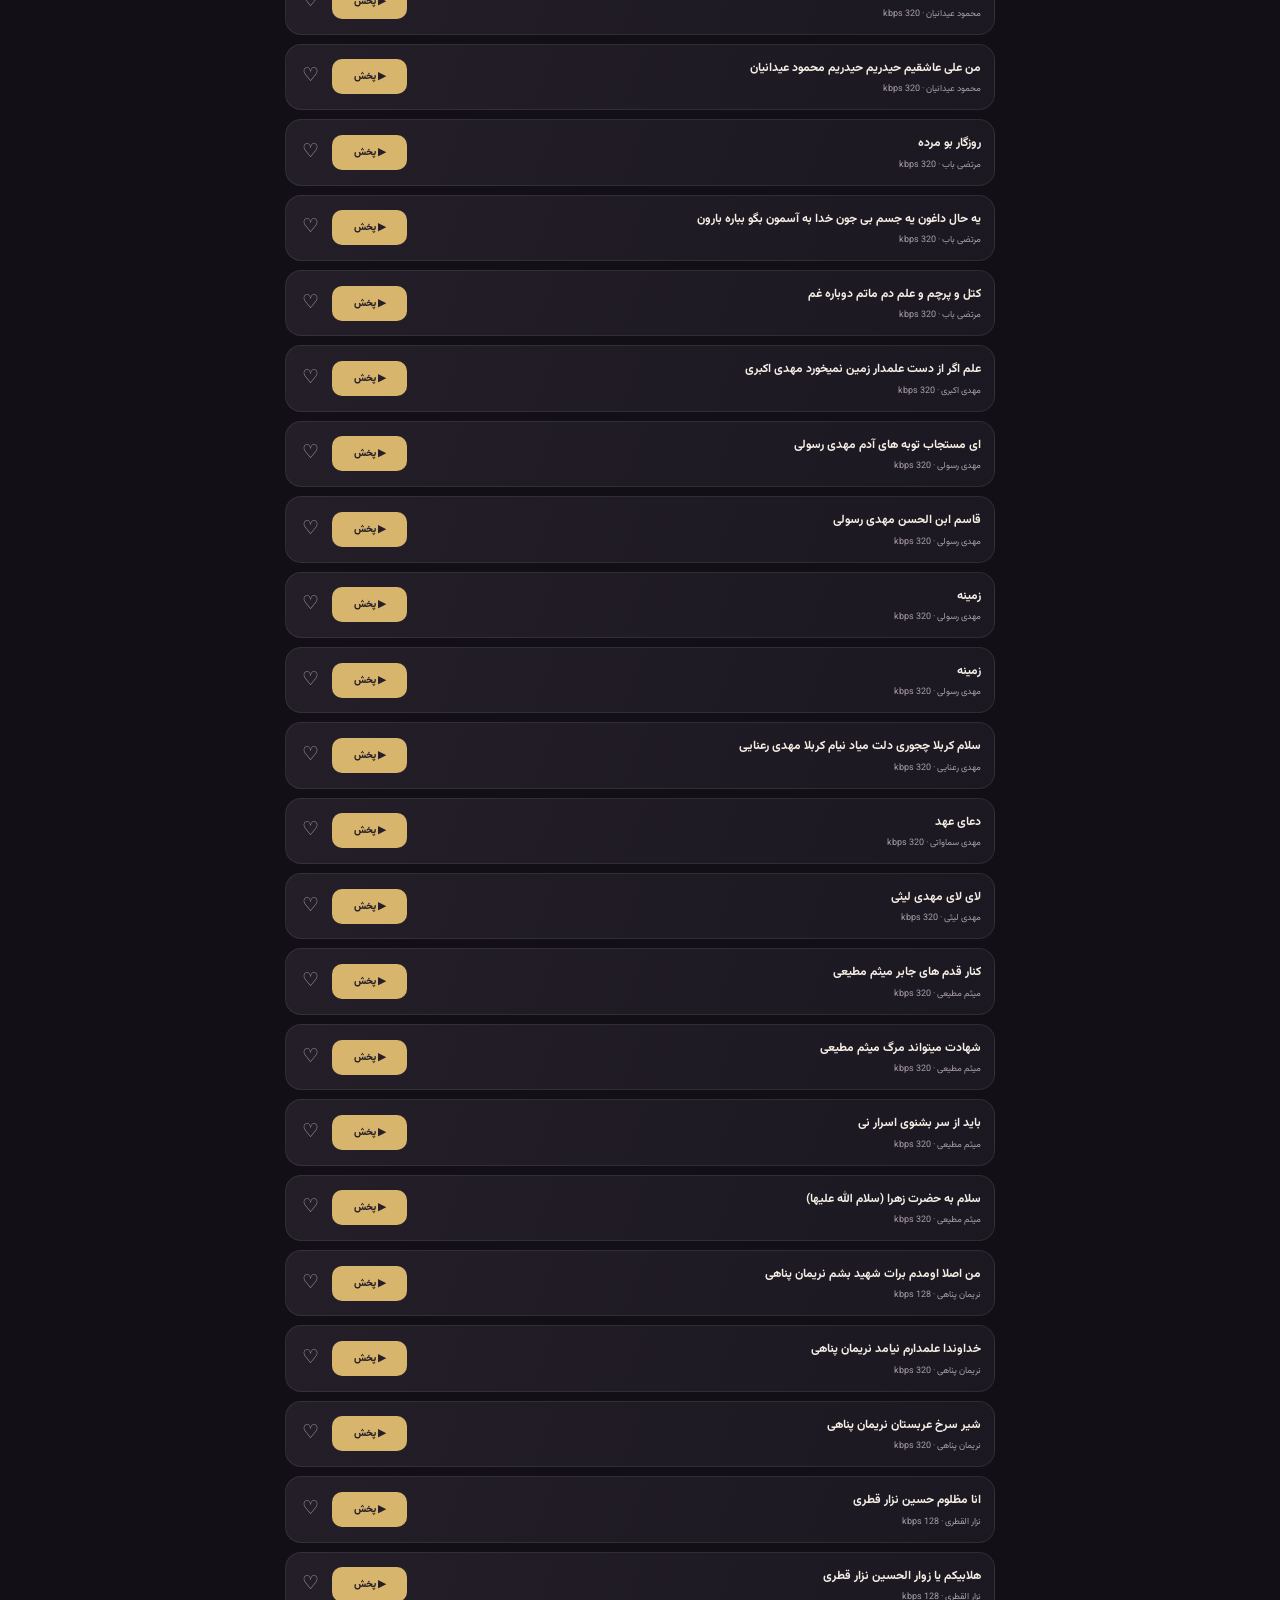
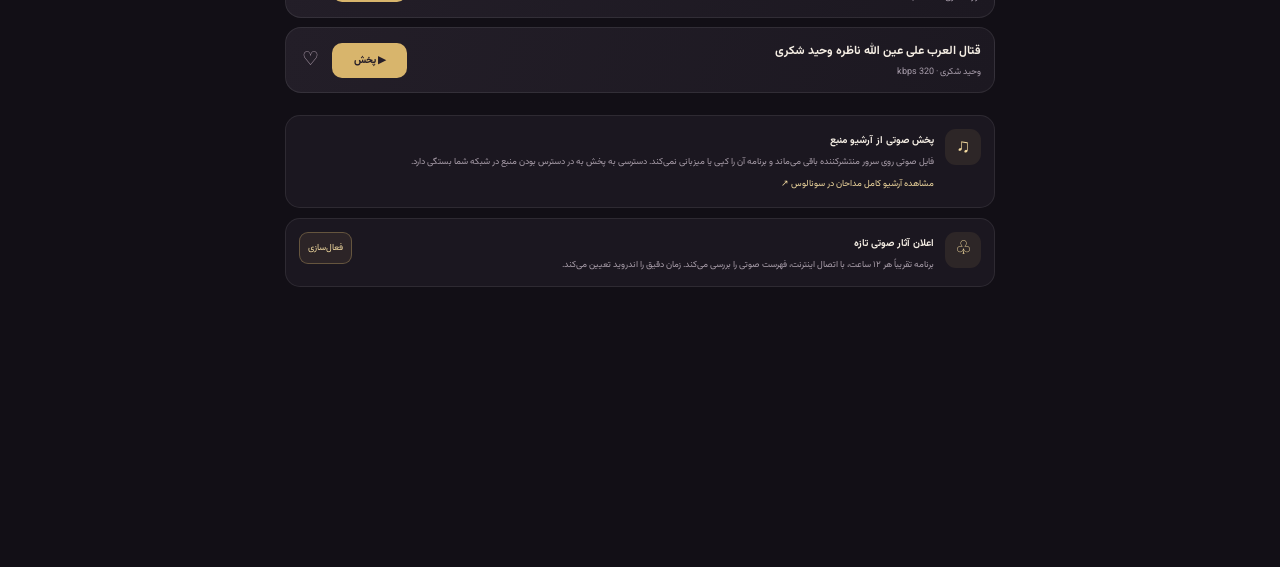
<file: madahi-archive/src/main/assets/player/index.html>
<!doctype html>
<html lang="fa" dir="rtl">
<head>
<meta charset="utf-8">
<meta name="viewport" content="width=device-width,initial-scale=1,viewport-fit=cover">
<meta name="theme-color" content="#17131d">
<meta name="description" content="نوای هیئت آرشیو؛ آرشیو و پخش مستقیم صوت مداحی درون برنامه">
<title>نوای هیئت آرشیو | فقط صدا</title>
<link rel="stylesheet" href="styles.css">
</head>
<body>
<div class="shell">
  <header class="top">
    <div class="logo">♫</div>
    <div class="brand"><strong>نوای هیئت آرشیو</strong><small>پخش صوتی مستقیم · بدون ویدئو</small></div>
    <button class="notify" id="notifyButton" aria-label="فعال‌سازی اعلان‌ها">♧</button>
  </header>

  <main>
    <section class="intro">
      <div class="glow"></div>
      <div class="overline">فقط صدا؛ همین‌جا گوش کن</div>
      <h1>از میان مداحان انتخاب کن؛<br><em>صدایش پخش می‌شود</em></h1>
      <p>بدون تصویر و بدون نیاز به بازکردن یوتیوب. پخش مستقیم صوت از منبع آرشیو.</p>
      <div class="intro-meta"><span class="live-dot"></span><span id="statusText">آرشیو صوتی آماده است</span><span class="spacer"></span><b>آرشیو جامع مداحان</b></div>
    </section>

    <section class="search-area" id="searchArea">
      <label class="search">
        <span>⌕</span>
        <input id="search" type="search" placeholder="نام مداح یا عنوان مداحی..." autocomplete="off">
        <button id="clearSearch" aria-label="پاک کردن">×</button>
      </label>
      <div class="artist-chips" id="artistChips"></div>
    </section>

    <section class="artist-directory" id="artistDirectory" hidden>
      <div class="section-title"><div><small>فهرست هنرمندان</small><h2>صفحه اختصاصی مداحان</h2></div><span class="directory-count" id="directoryCount"></span></div>
      <div class="artist-feature" id="artistFeature"></div>
      <div class="artist-grid" id="artistGrid"></div>
      <div class="artist-profile" id="artistProfile" hidden>
        <button class="back-directory" id="backDirectory">← بازگشت به فهرست مداحان</button>
        <div class="profile-hero" id="profileHero"></div>
        <div class="profile-tracks" id="artistTracks"></div>
      </div>
    </section>

    <section class="library" id="librarySection">
      <div class="section-title">
        <div><small>آرشیو صوتی</small><h2>مداحی‌ها</h2></div>
        <button id="refreshButton" class="refresh">تازه‌سازی ↻</button>
      </div>
      <div class="tabs" id="tabs">
        <button class="tab active" data-tab="all">همه</button>
        <button class="tab" data-tab="latest">تازه‌های فهرست</button>
        <button class="tab" data-tab="old">آرشیو قدیمی</button>
        <button class="tab" data-tab="favorites">نشان‌شده‌ها ♥</button>
      </div>
      <div class="result-line"><span id="resultCount">۰ مداحی</span><span id="updatedAt">آرشیو آفلاین آماده است</span></div>
      <div class="tracks" id="tracks"></div>
      <div class="empty" id="empty" hidden>موردی پیدا نشد. نام مداح یا عبارت دیگری را جست‌وجو کن.</div>
    </section>


    <section class="settings-section" id="settingsSection" hidden>
      <div class="section-title"><div><small>شخصی‌سازی تجربه شنیدن</small><h2>تنظیمات برنامه</h2></div><span class="directory-count">نسخه شخصی شما</span></div>
      <div class="settings-hero"><div class="settings-orb">♫</div><div><b>نوای هیئت، به سلیقه تو</b><p>ظاهر، حرکت‌ها و نحوه پخش را مطابق سلیقه‌ات تنظیم کن.</p></div></div>
      <div class="settings-group">
        <h3>ظاهر و نمایش</h3>
        <label class="setting-row"><span><b>حالت روشن</b><small>تغییر ظاهر تیره به روشن</small></span><input id="themeSetting" type="checkbox" class="switch"></label>
        <label class="setting-row"><span><b>حرکت‌های متحرک</b><small>موج صدا و انیمیشن‌های رابط کاربری</small></span><input id="motionSetting" type="checkbox" class="switch" checked></label>
        <label class="setting-row range-setting"><span><b>اندازه نوشته‌ها</b><small>تنظیم خوانایی متن‌ها</small></span><input id="fontSetting" type="range" min="90" max="120" step="5" value="100"></label>
      </div>
      <div class="settings-group">
        <h3>تنظیمات پخش</h3>
        <label class="setting-row"><span><b>پخش خودکار مداحی بعدی</b><small>پس از پایان هر صوت، مورد بعدی پخش شود</small></span><input id="autoplaySetting" type="checkbox" class="switch" checked></label>
        <label class="setting-row"><span><b>سرعت پخش</b><small>سرعت دلخواه برای شنیدن</small></span><select id="speedSetting"><option value="0.75">۰٫۷۵ برابر</option><option value="1" selected>عادی</option><option value="1.25">۱٫۲۵ برابر</option><option value="1.5">۱٫۵ برابر</option></select></label>
        <label class="setting-row"><span><b>تایمر خواب</b><small>توقف خودکار پخش پس از مدت انتخابی</small></span><select id="sleepSetting"><option value="0">خاموش</option><option value="15">۱۵ دقیقه</option><option value="30">۳۰ دقیقه</option><option value="45">۴۵ دقیقه</option><option value="60">۱ ساعت</option><option value="90">۹۰ دقیقه</option></select></label>
        <button class="shuffle-action" id="shuffleButton">⤨ پخش تصادفی از آرشیو</button>
      </div>
      <div class="settings-group">
        <h3>اعلان‌ها و آرشیو</h3>
        <div class="setting-row"><span><b>اعلان آثار تازه</b><small>برای اجازه اعلان، دکمه زیر را بزن</small></span><button class="setting-action" id="enableNotifications">فعال‌سازی</button></div>
        <div class="setting-row"><span><b>تازه‌سازی آرشیو</b><small>دریافت فهرست جدید مداحی‌ها با اینترنت</small></span><button class="setting-action" id="settingsRefresh">به‌روزرسانی</button></div>
      </div>
      <button class="reset-settings" id="resetSettings">بازگردانی تنظیمات اولیه</button>
      <p class="settings-note">تنظیمات شخصی روی همین دستگاه ذخیره می‌شوند. برای پخش و دریافت آثار تازه، اتصال اینترنت لازم است.</p>
    </section>

    <section class="source-info">
      <div class="source-icon">♫</div>
      <div><b>پخش صوتی از آرشیو منبع</b><p>فایل صوتی روی سرور منتشرکننده باقی می‌ماند و برنامه آن را کپی یا میزبانی نمی‌کند. دسترسی به پخش به در دسترس بودن منبع در شبکه شما بستگی دارد.</p><a href="https://sonalos.com/maddahi" target="_blank" rel="noopener">مشاهده آرشیو کامل مداحان در سونالوس ↗</a></div>
    </section>

    <section class="updates-info">
      <div class="bell">♧</div>
      <div><b>اعلان آثار صوتی تازه</b><p>برنامه تقریباً هر ۱۲ ساعت، با اتصال اینترنت، فهرست صوتی را بررسی می‌کند. زمان دقیق را اندروید تعیین می‌کند.</p></div>
      <button id="updatesNotificationButton">فعال‌سازی</button>
    </section>
  </main>

  <section class="player-dock" id="playerDock" hidden aria-label="پخش‌کننده صوتی">
    <div class="dock-top">
      <div class="sound-mark"><span>♫</span><i class="wave-bars"><b></b><b></b><b></b><b></b><b></b></i></div>
      <div class="dock-title"><small id="playerArtist">حمید علیمی</small><strong id="playerTitle">مداحی انتخاب‌شده</strong><span id="playerStatus">آماده پخش</span></div>
      <button id="closePlayer" class="dock-close" aria-label="بستن پخش‌کننده">×</button>
    </div>
    <div class="seek-row">
      <span id="currentTime">۰۰:۰۰</span>
      <input id="seekBar" type="range" min="0" max="1000" value="0" aria-label="موقعیت پخش">
      <span id="duration">۰۰:۰۰</span>
    </div>
    <div class="controls">
      <button id="previousButton" class="small-control" aria-label="مداحی قبلی">↶</button>
      <button id="playPauseButton" class="main-control" aria-label="پخش">▶</button>
      <button id="nextButton" class="small-control" aria-label="مداحی بعدی">↷</button>
      <span class="quality" id="qualityLabel">MP3 · 320 kbps</span>
    </div>
    <audio id="audioElement" preload="none"></audio>
  </section>

  <nav class="bottom">
    <button class="bottom-item active" data-tab="all"><span>⌂</span><small>همه</small></button>
    <button class="bottom-item" data-tab="latest"><span>♫</span><small>تازه‌ها</small></button>
    <button class="bottom-item" data-tab="old"><span>◷</span><small>قدیمی‌ها</small></button>
    <button class="bottom-item" data-tab="favorites"><span>♥</span><small>نشان‌شده</small></button>
    <button class="bottom-item" data-tab="artists"><span>♬</span><small>مداحان</small></button>
    <button class="bottom-item" data-tab="settings"><span>⚙</span><small>تنظیمات</small></button>
  </nav>
</div>
<script src="data/catalog.js"></script>
<script src="app.js"></script>
</body>
</html>
</file>
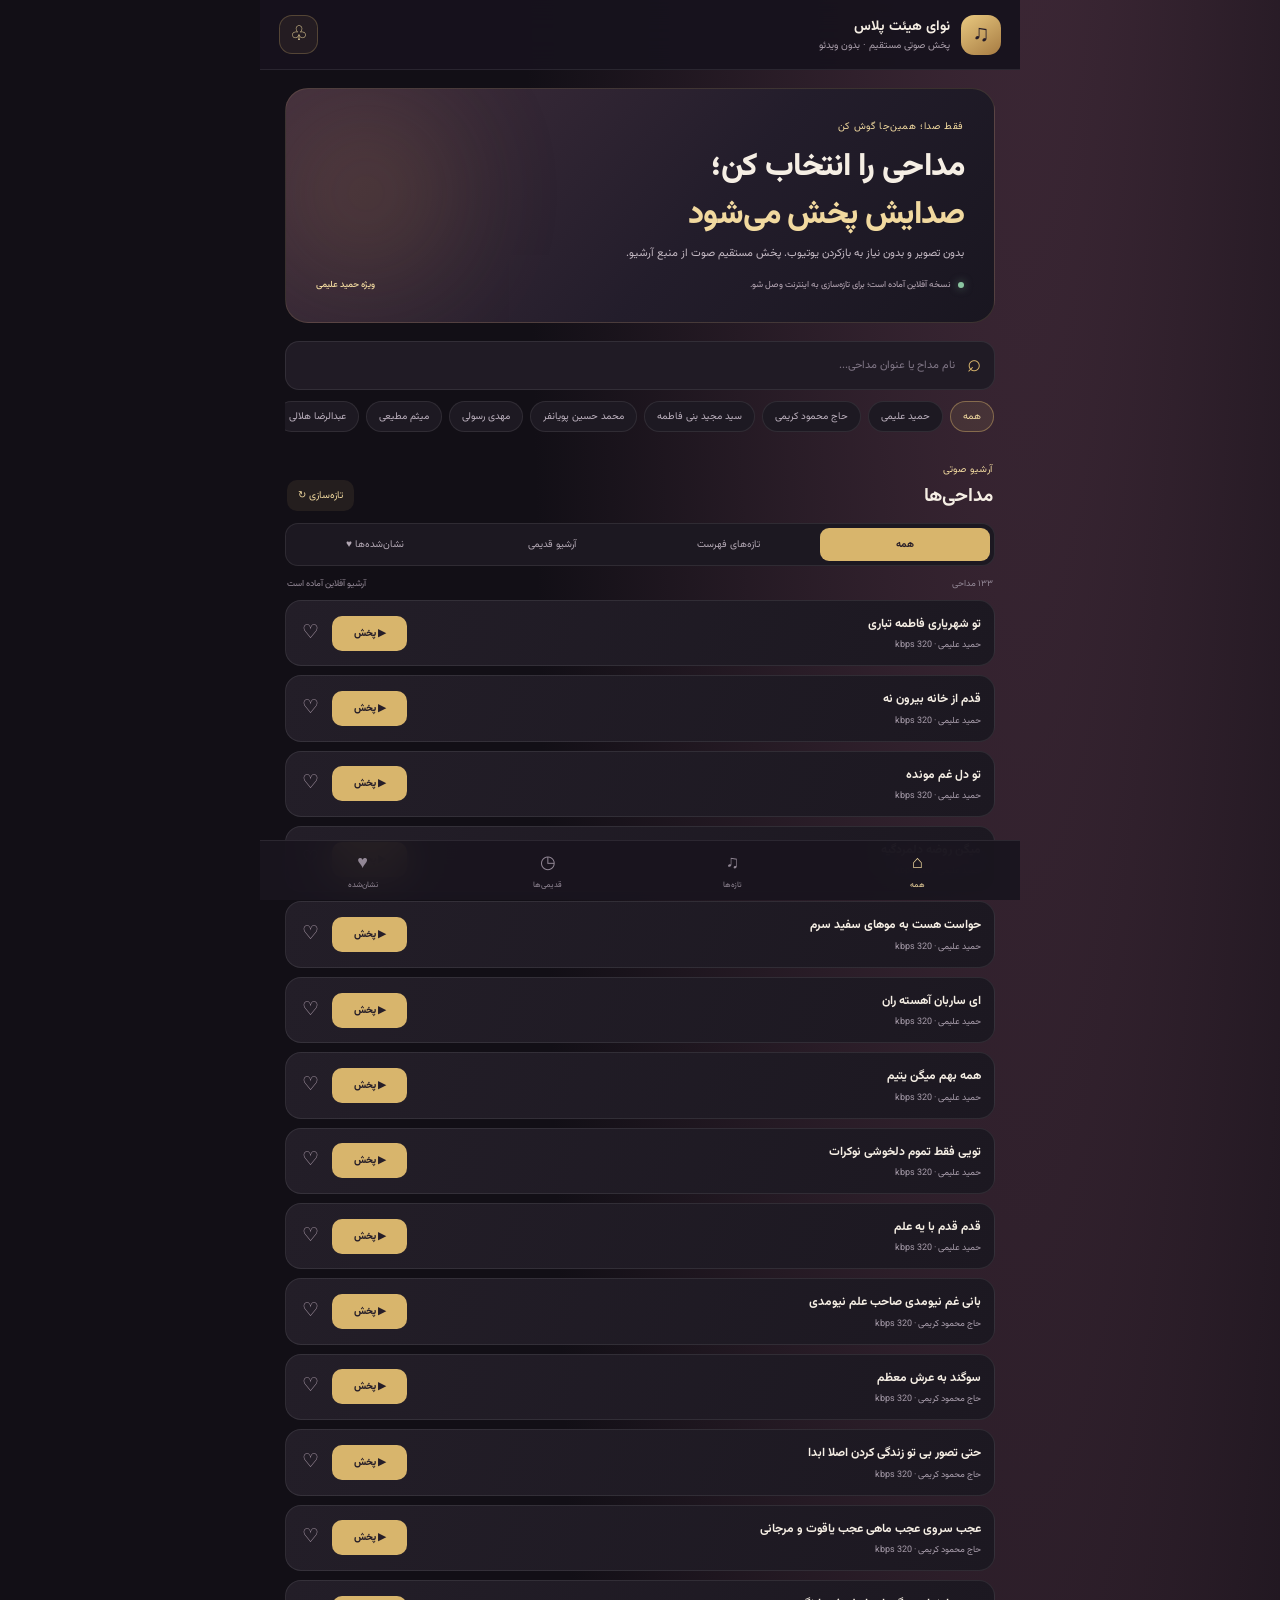
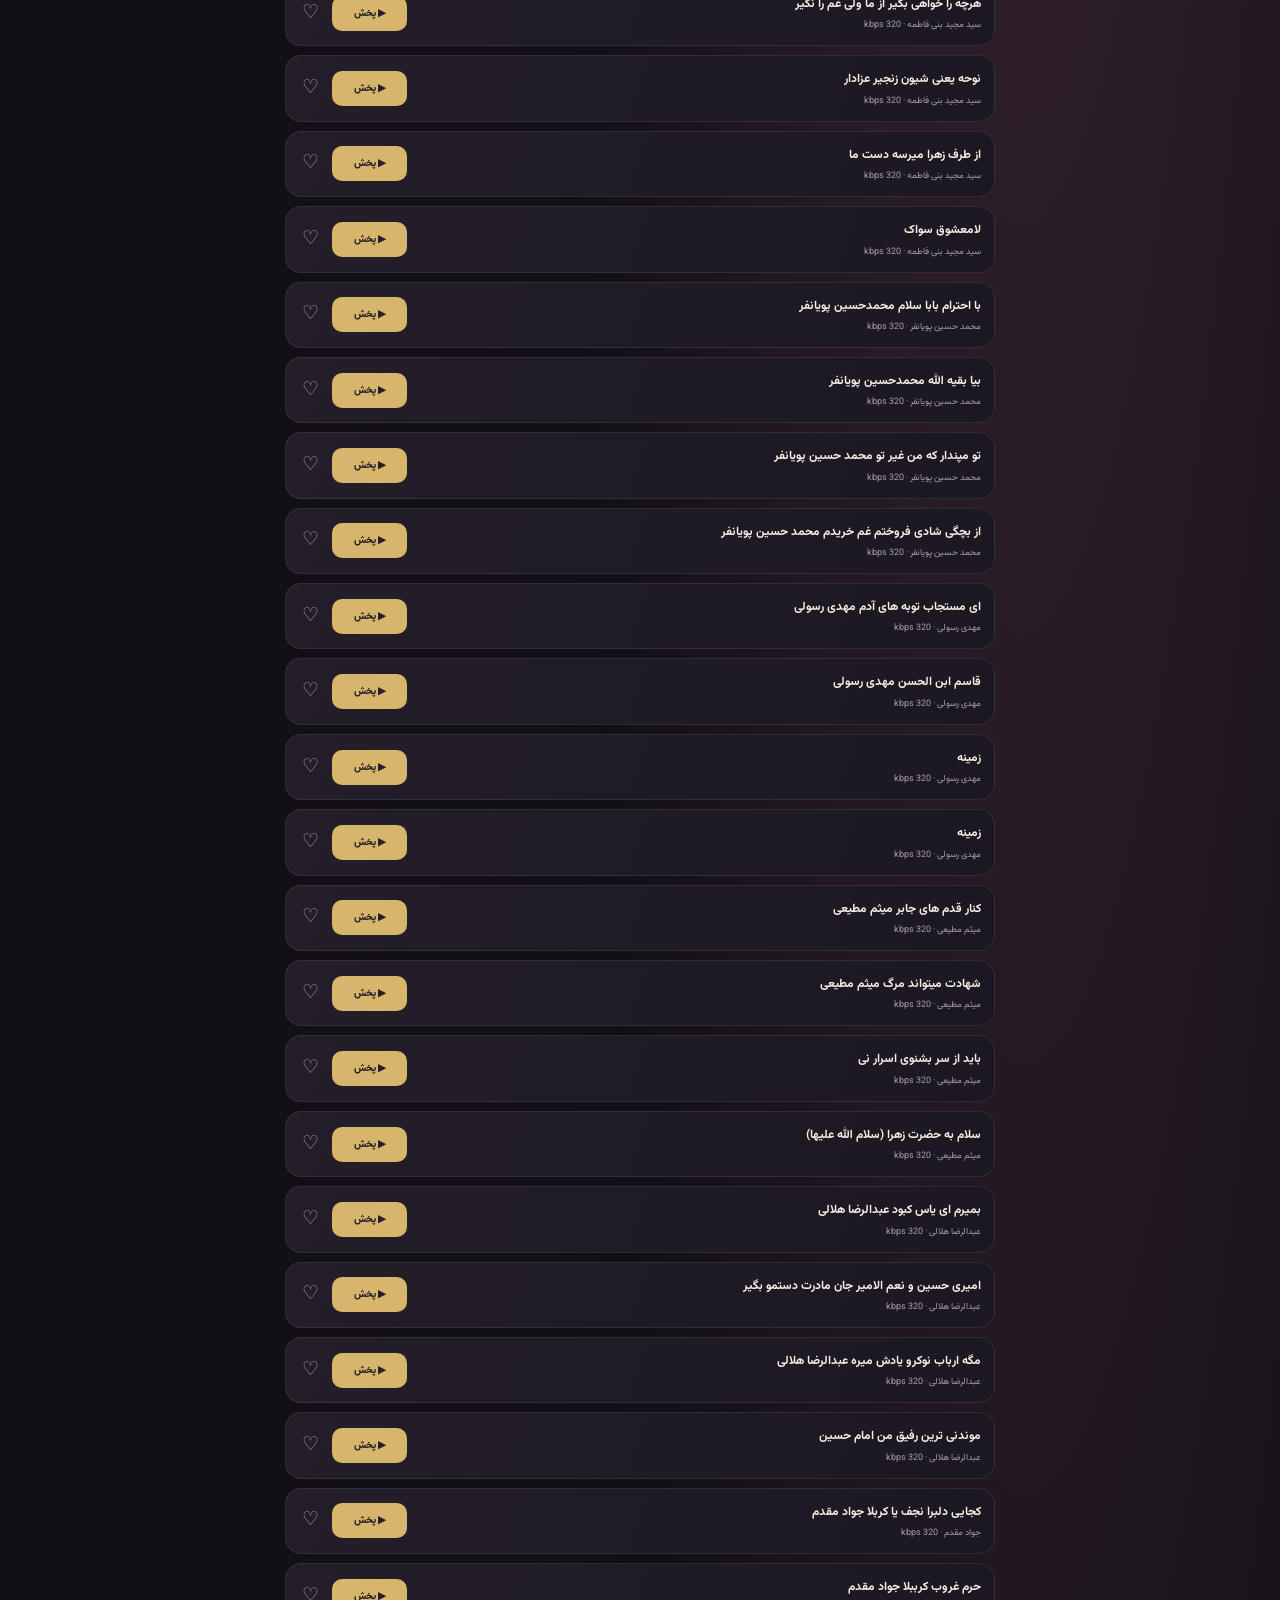
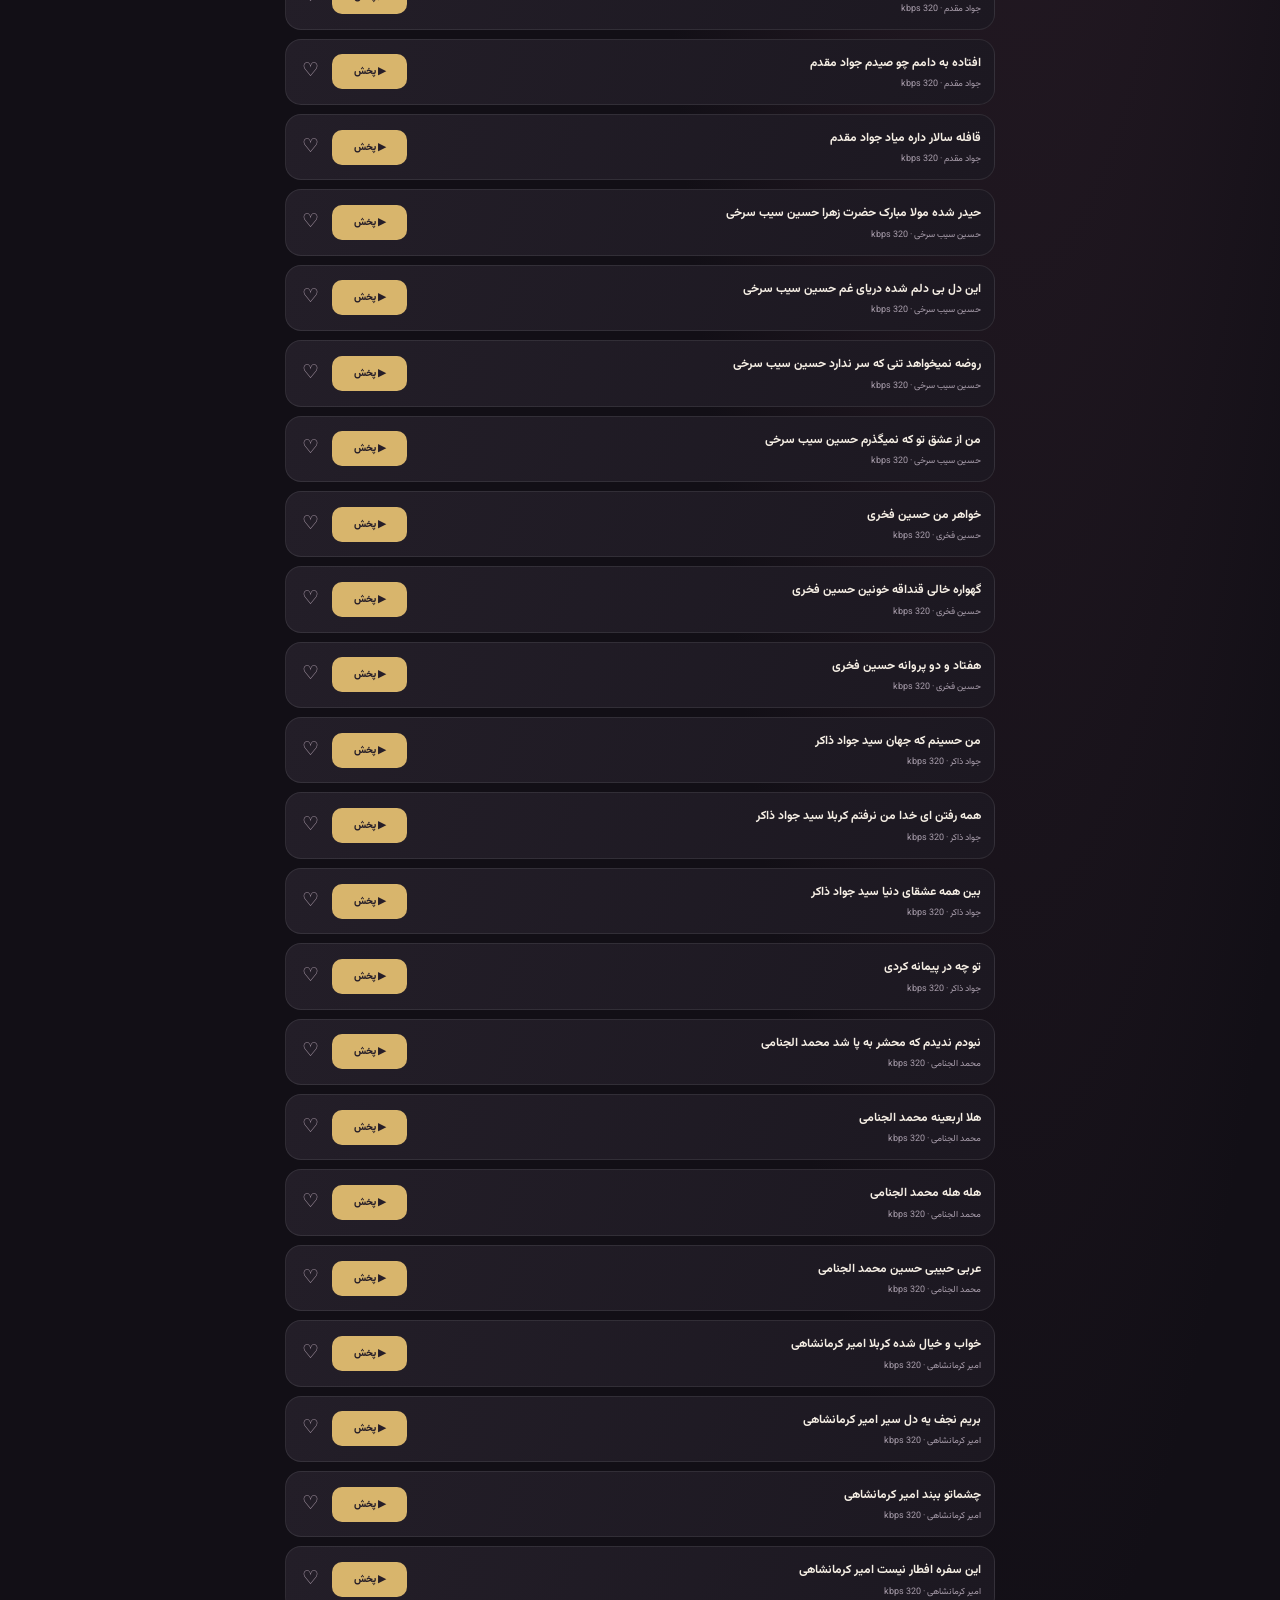
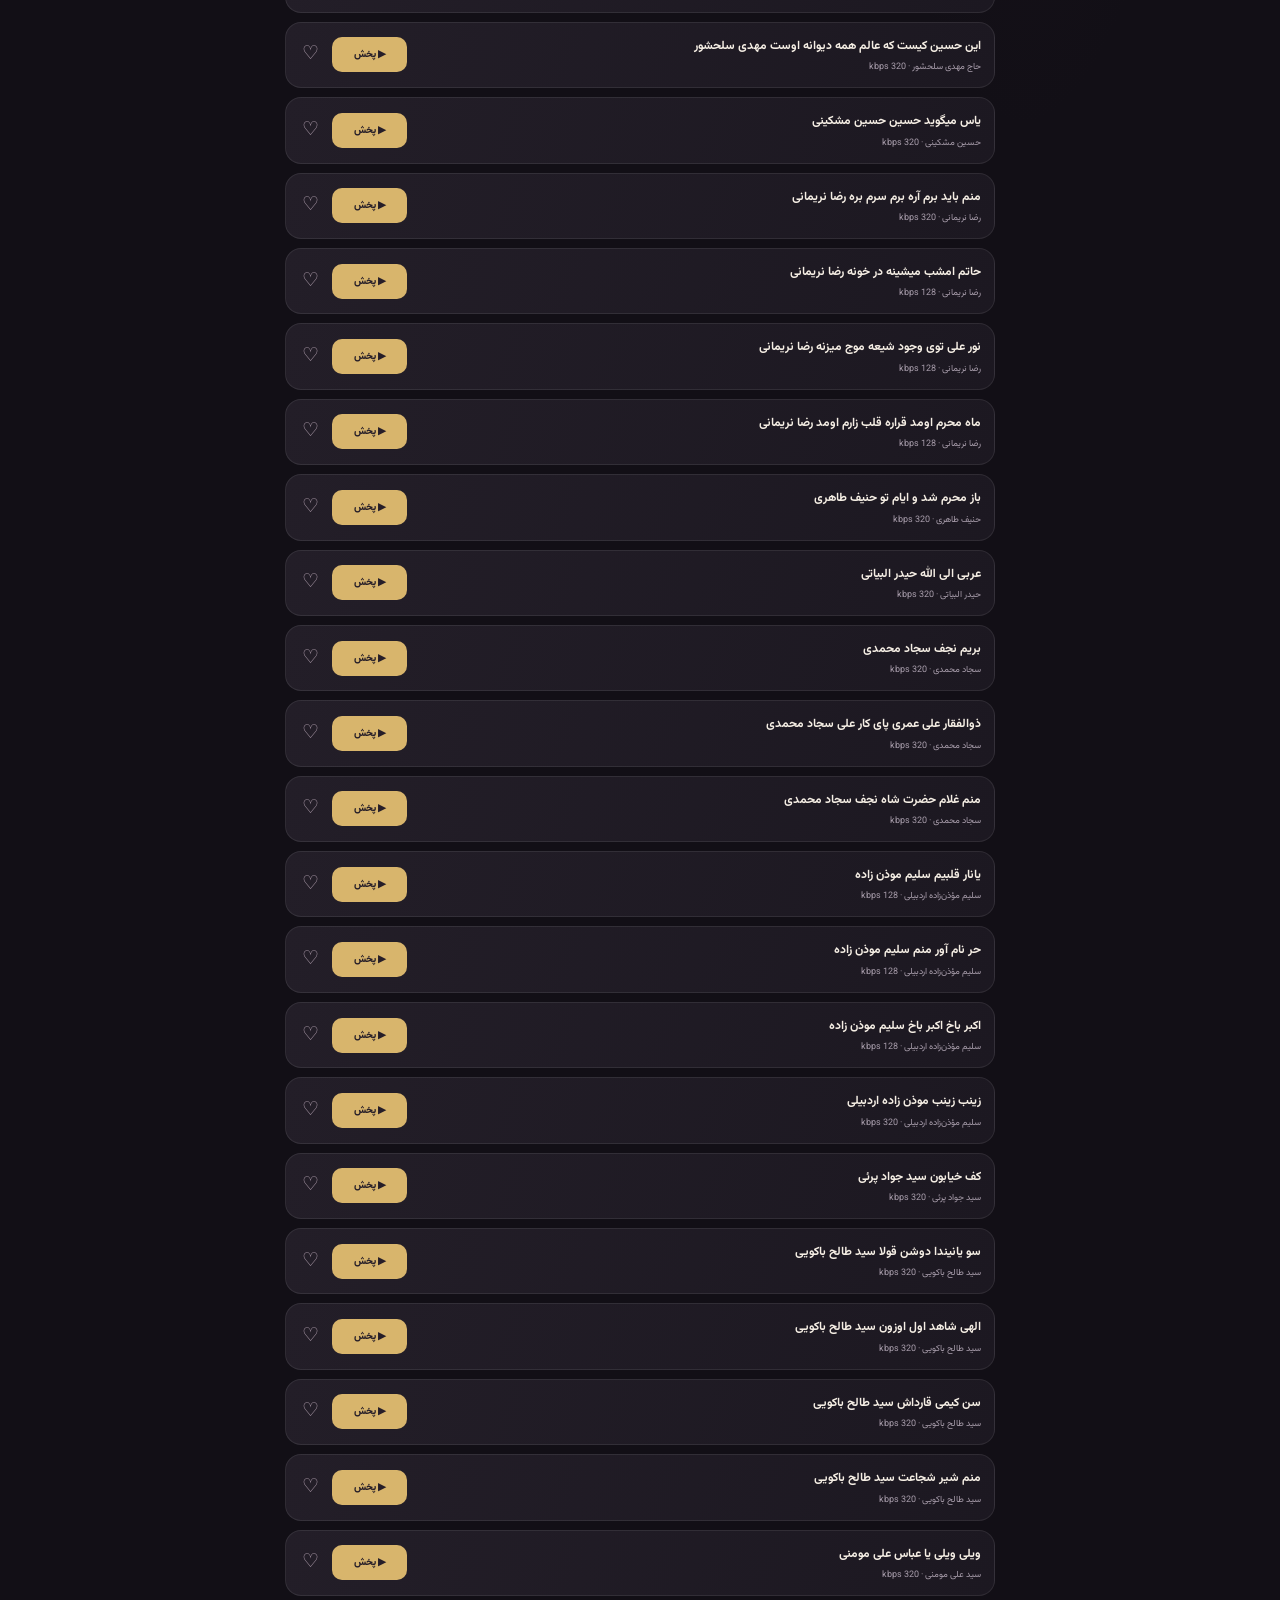
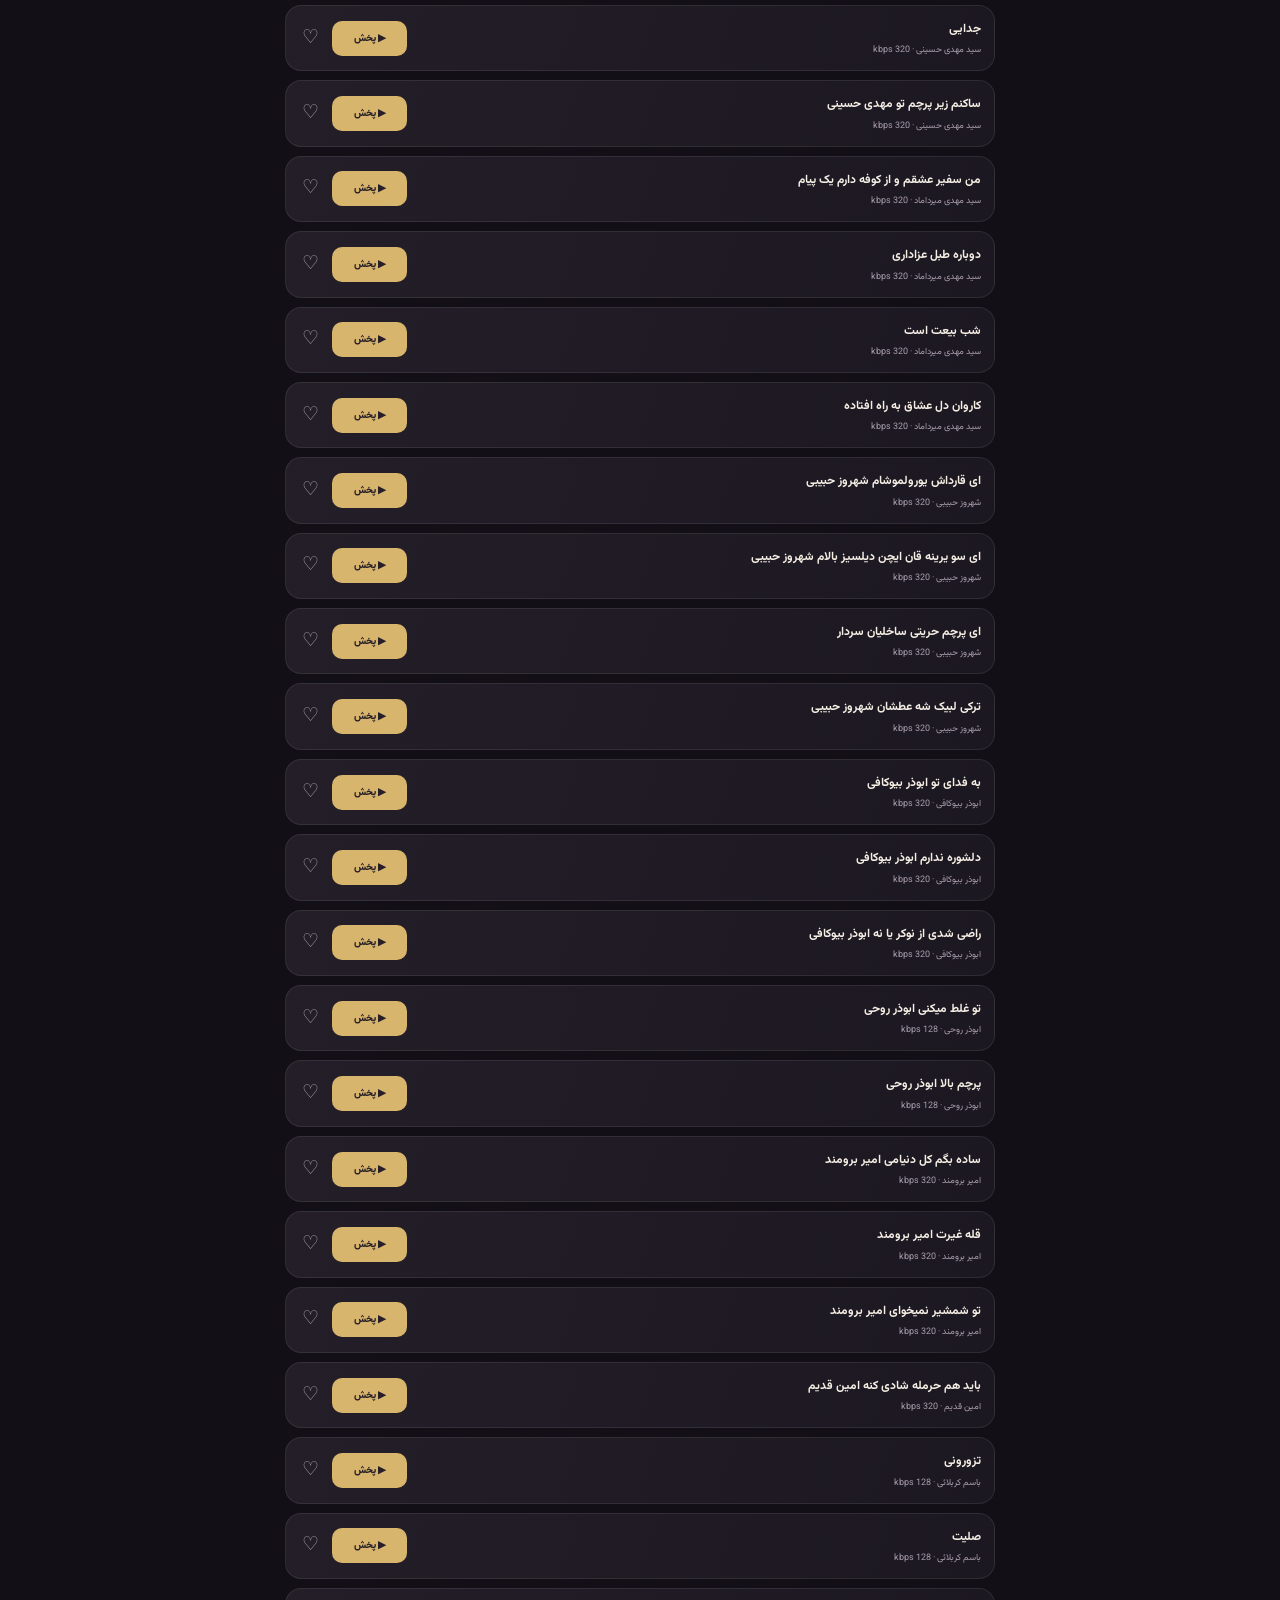
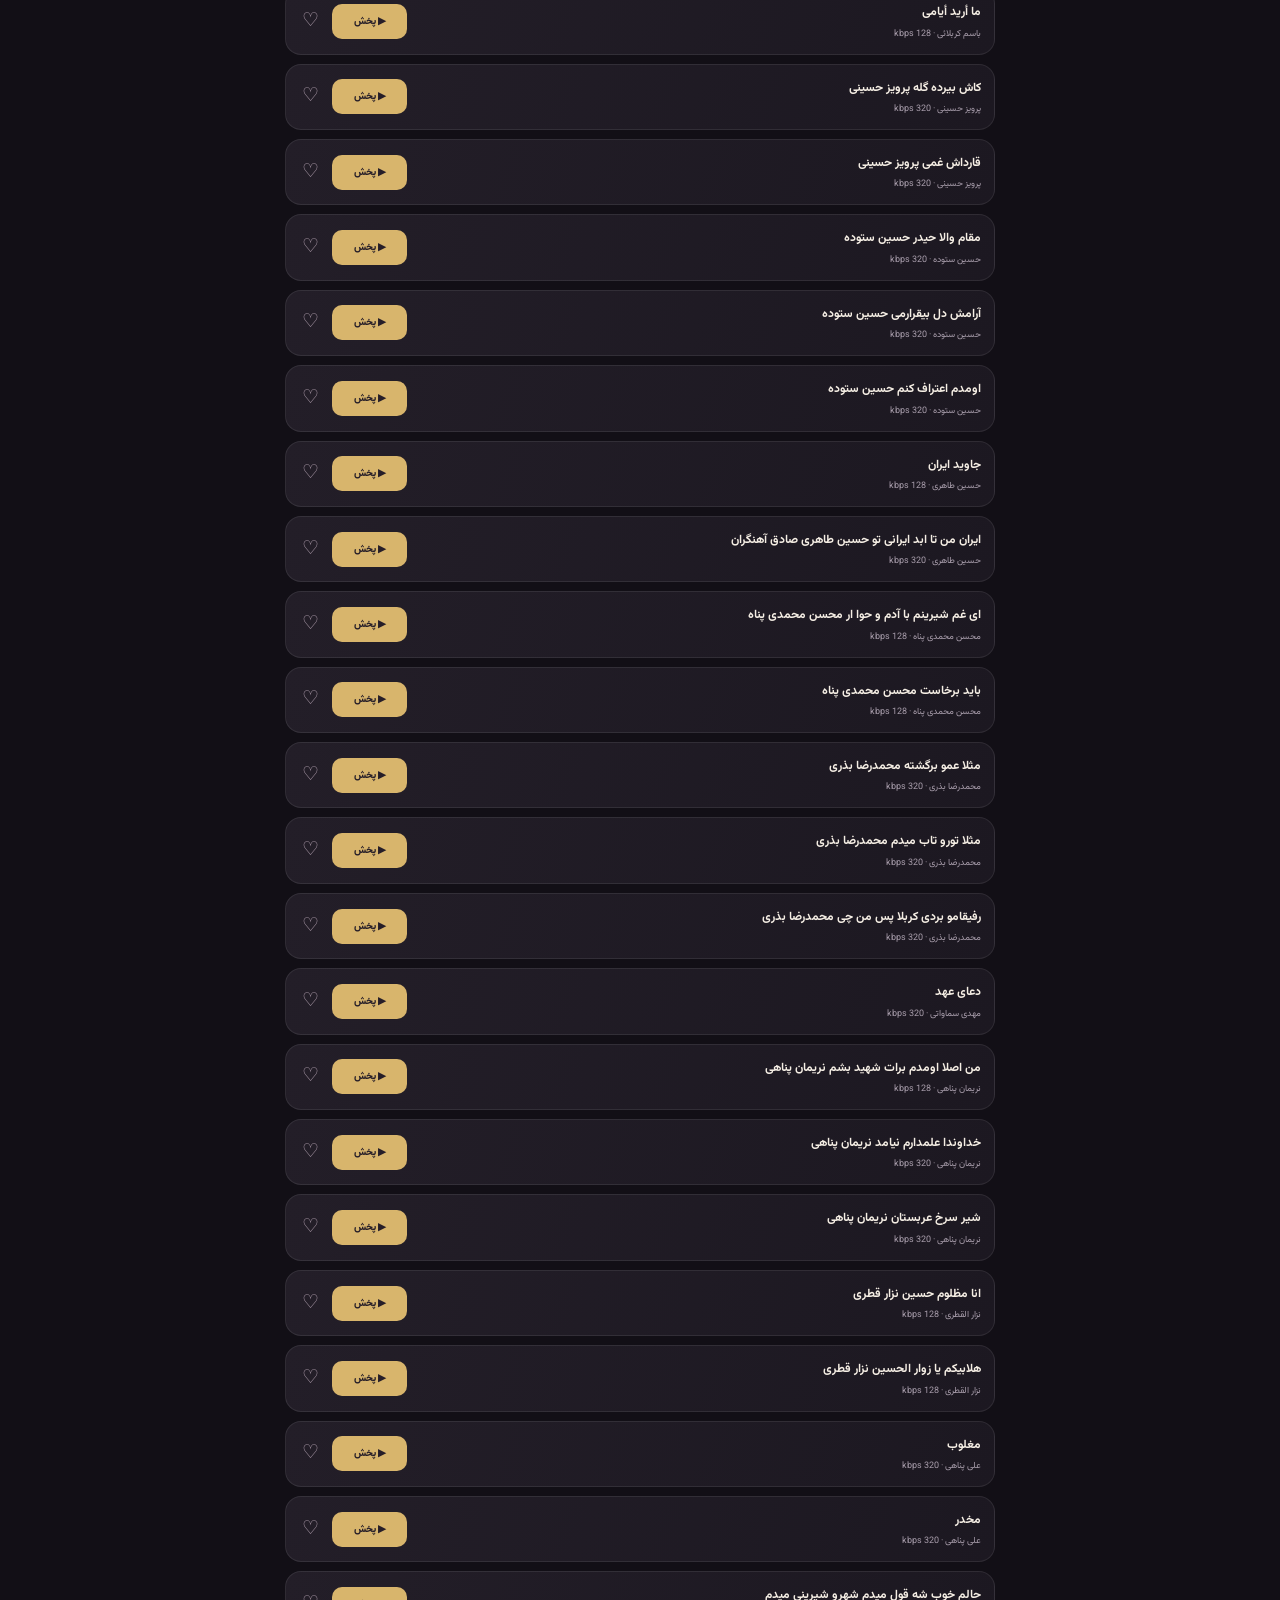
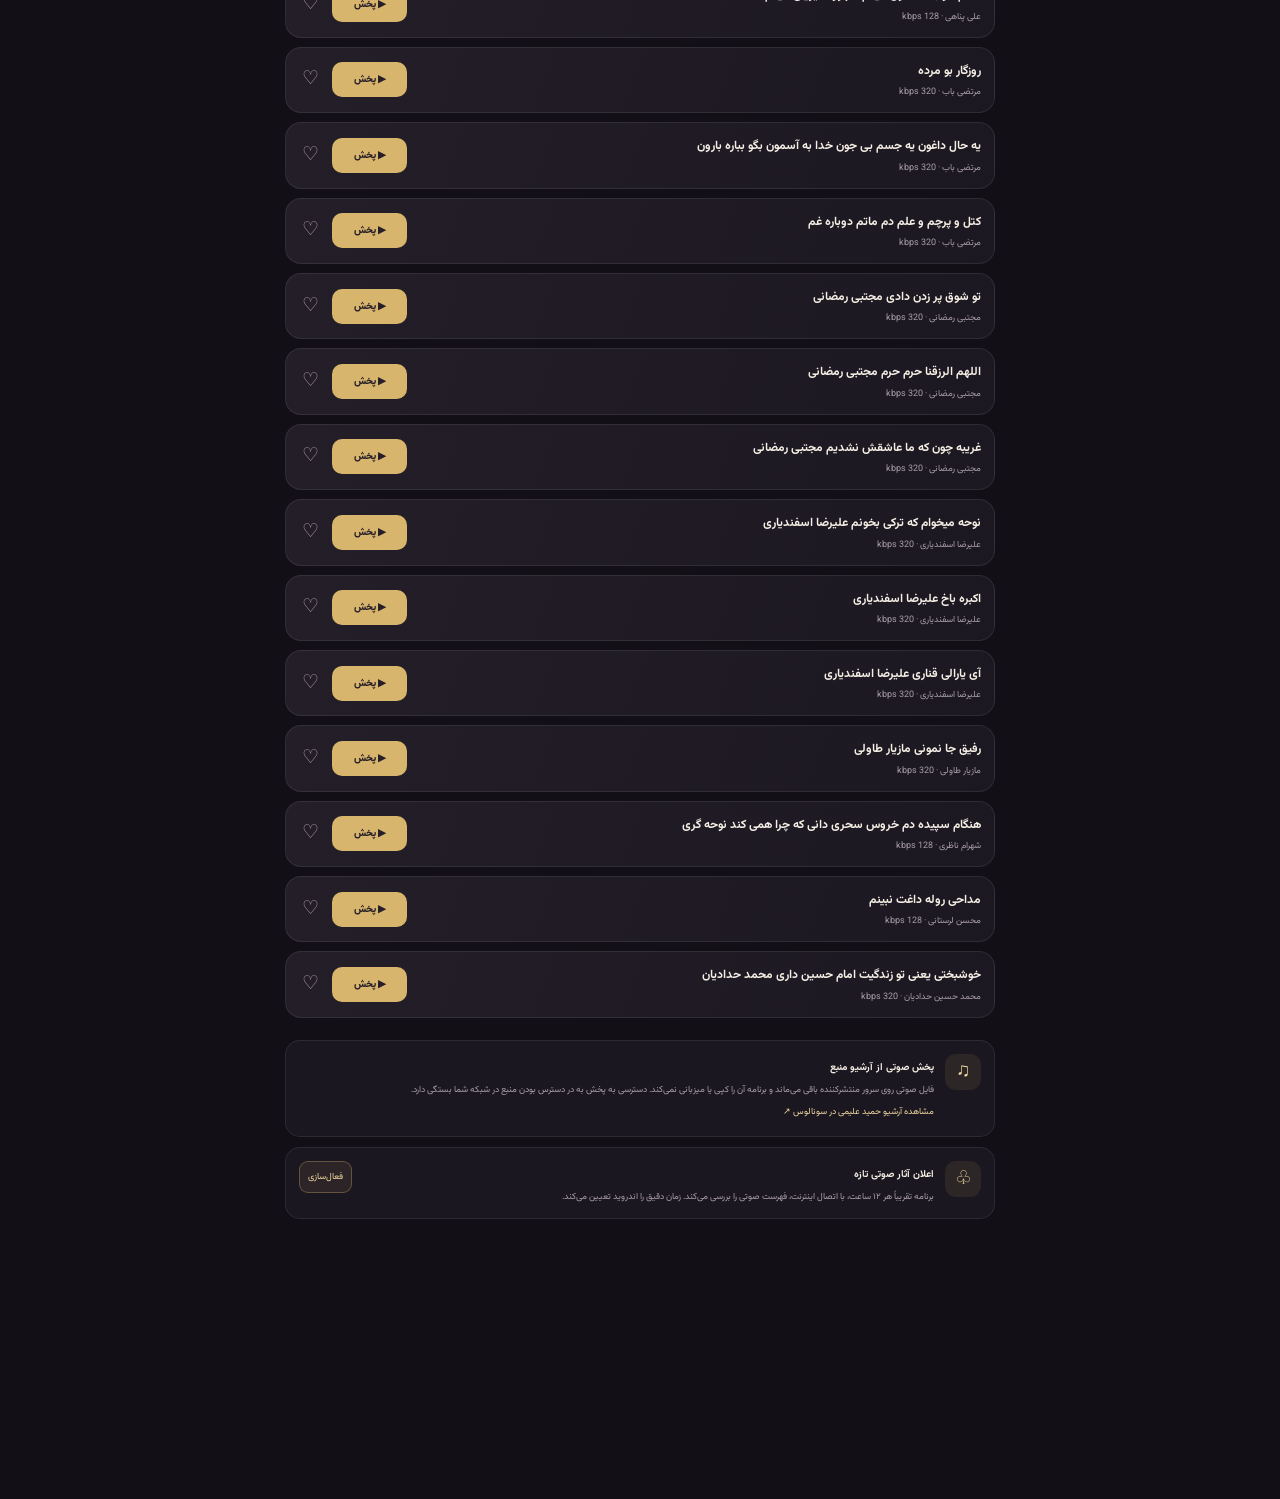
<file: madahi-player/src/main/assets/player/index.html>
<!doctype html>
<html lang="fa" dir="rtl">
<head>
<meta charset="utf-8">
<meta name="viewport" content="width=device-width,initial-scale=1,viewport-fit=cover">
<meta name="theme-color" content="#17131d">
<meta name="description" content="نوای هیئت پلاس؛ آرشیو و پخش مستقیم صوت مداحی درون برنامه">
<title>نوای هیئت پلاس | فقط صدا</title>
<link rel="stylesheet" href="styles.css">
</head>
<body>
<div class="shell">
  <header class="top">
    <div class="logo">♫</div>
    <div class="brand"><strong>نوای هیئت پلاس</strong><small>پخش صوتی مستقیم · بدون ویدئو</small></div>
    <button class="notify" id="notifyButton" aria-label="فعال‌سازی اعلان‌ها">♧</button>
  </header>

  <main>
    <section class="intro">
      <div class="glow"></div>
      <div class="overline">فقط صدا؛ همین‌جا گوش کن</div>
      <h1>مداحی را انتخاب کن؛<br><em>صدایش پخش می‌شود</em></h1>
      <p>بدون تصویر و بدون نیاز به بازکردن یوتیوب. پخش مستقیم صوت از منبع آرشیو.</p>
      <div class="intro-meta"><span class="live-dot"></span><span id="statusText">آرشیو صوتی آماده است</span><span class="spacer"></span><b>ویژه حمید علیمی</b></div>
    </section>

    <section class="search-area">
      <label class="search">
        <span>⌕</span>
        <input id="search" type="search" placeholder="نام مداح یا عنوان مداحی..." autocomplete="off">
        <button id="clearSearch" aria-label="پاک کردن">×</button>
      </label>
      <div class="artist-chips" id="artistChips"></div>
    </section>

    <section class="library">
      <div class="section-title">
        <div><small>آرشیو صوتی</small><h2>مداحی‌ها</h2></div>
        <button id="refreshButton" class="refresh">تازه‌سازی ↻</button>
      </div>
      <div class="tabs" id="tabs">
        <button class="tab active" data-tab="all">همه</button>
        <button class="tab" data-tab="latest">تازه‌های فهرست</button>
        <button class="tab" data-tab="old">آرشیو قدیمی</button>
        <button class="tab" data-tab="favorites">نشان‌شده‌ها ♥</button>
      </div>
      <div class="result-line"><span id="resultCount">۰ مداحی</span><span id="updatedAt">آرشیو آفلاین آماده است</span></div>
      <div class="tracks" id="tracks"></div>
      <div class="empty" id="empty" hidden>موردی پیدا نشد. نام مداح یا عبارت دیگری را جست‌وجو کن.</div>
    </section>

    <section class="source-info">
      <div class="source-icon">♫</div>
      <div><b>پخش صوتی از آرشیو منبع</b><p>فایل صوتی روی سرور منتشرکننده باقی می‌ماند و برنامه آن را کپی یا میزبانی نمی‌کند. دسترسی به پخش به در دسترس بودن منبع در شبکه شما بستگی دارد.</p><a href="https://sonalos.com/artists/hamid-alimi" target="_blank" rel="noopener">مشاهده آرشیو حمید علیمی در سونالوس ↗</a></div>
    </section>

    <section class="updates-info">
      <div class="bell">♧</div>
      <div><b>اعلان آثار صوتی تازه</b><p>برنامه تقریباً هر ۱۲ ساعت، با اتصال اینترنت، فهرست صوتی را بررسی می‌کند. زمان دقیق را اندروید تعیین می‌کند.</p></div>
      <button id="enableNotifications">فعال‌سازی</button>
    </section>
  </main>

  <section class="player-dock" id="playerDock" hidden aria-label="پخش‌کننده صوتی">
    <div class="dock-top">
      <div class="sound-mark">♫</div>
      <div class="dock-title"><small id="playerArtist">حمید علیمی</small><strong id="playerTitle">مداحی انتخاب‌شده</strong><span id="playerStatus">آماده پخش</span></div>
      <button id="closePlayer" class="dock-close" aria-label="بستن پخش‌کننده">×</button>
    </div>
    <div class="seek-row">
      <span id="currentTime">۰۰:۰۰</span>
      <input id="seekBar" type="range" min="0" max="1000" value="0" aria-label="موقعیت پخش">
      <span id="duration">۰۰:۰۰</span>
    </div>
    <div class="controls">
      <button id="previousButton" class="small-control" aria-label="مداحی قبلی">↶</button>
      <button id="playPauseButton" class="main-control" aria-label="پخش">▶</button>
      <button id="nextButton" class="small-control" aria-label="مداحی بعدی">↷</button>
      <span class="quality" id="qualityLabel">MP3 · 320 kbps</span>
    </div>
    <audio id="audioElement" preload="none"></audio>
  </section>

  <nav class="bottom">
    <button class="bottom-item active" data-tab="all"><span>⌂</span><small>همه</small></button>
    <button class="bottom-item" data-tab="latest"><span>♫</span><small>تازه‌ها</small></button>
    <button class="bottom-item" data-tab="old"><span>◷</span><small>قدیمی‌ها</small></button>
    <button class="bottom-item" data-tab="favorites"><span>♥</span><small>نشان‌شده</small></button>
  </nav>
</div>
<script src="data/catalog.js"></script>
<script src="app.js"></script>
</body>
</html>
</file>
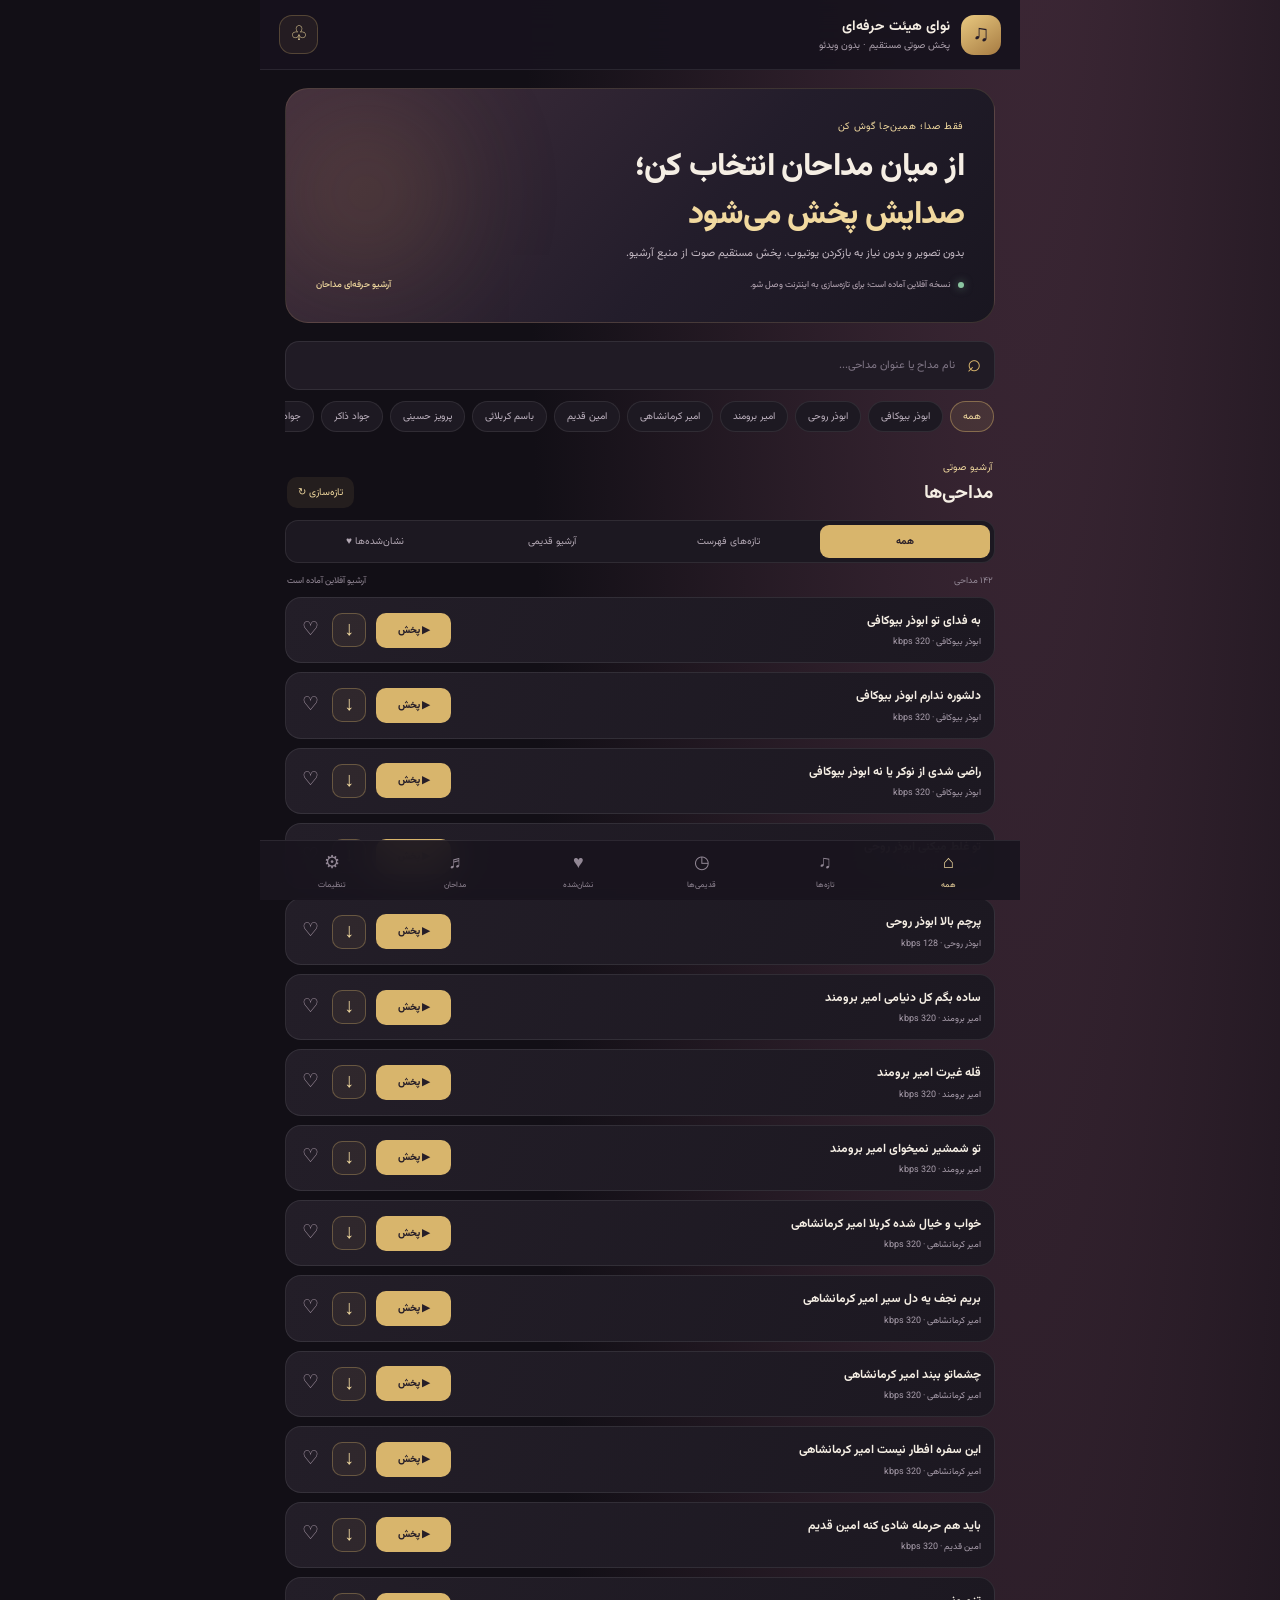
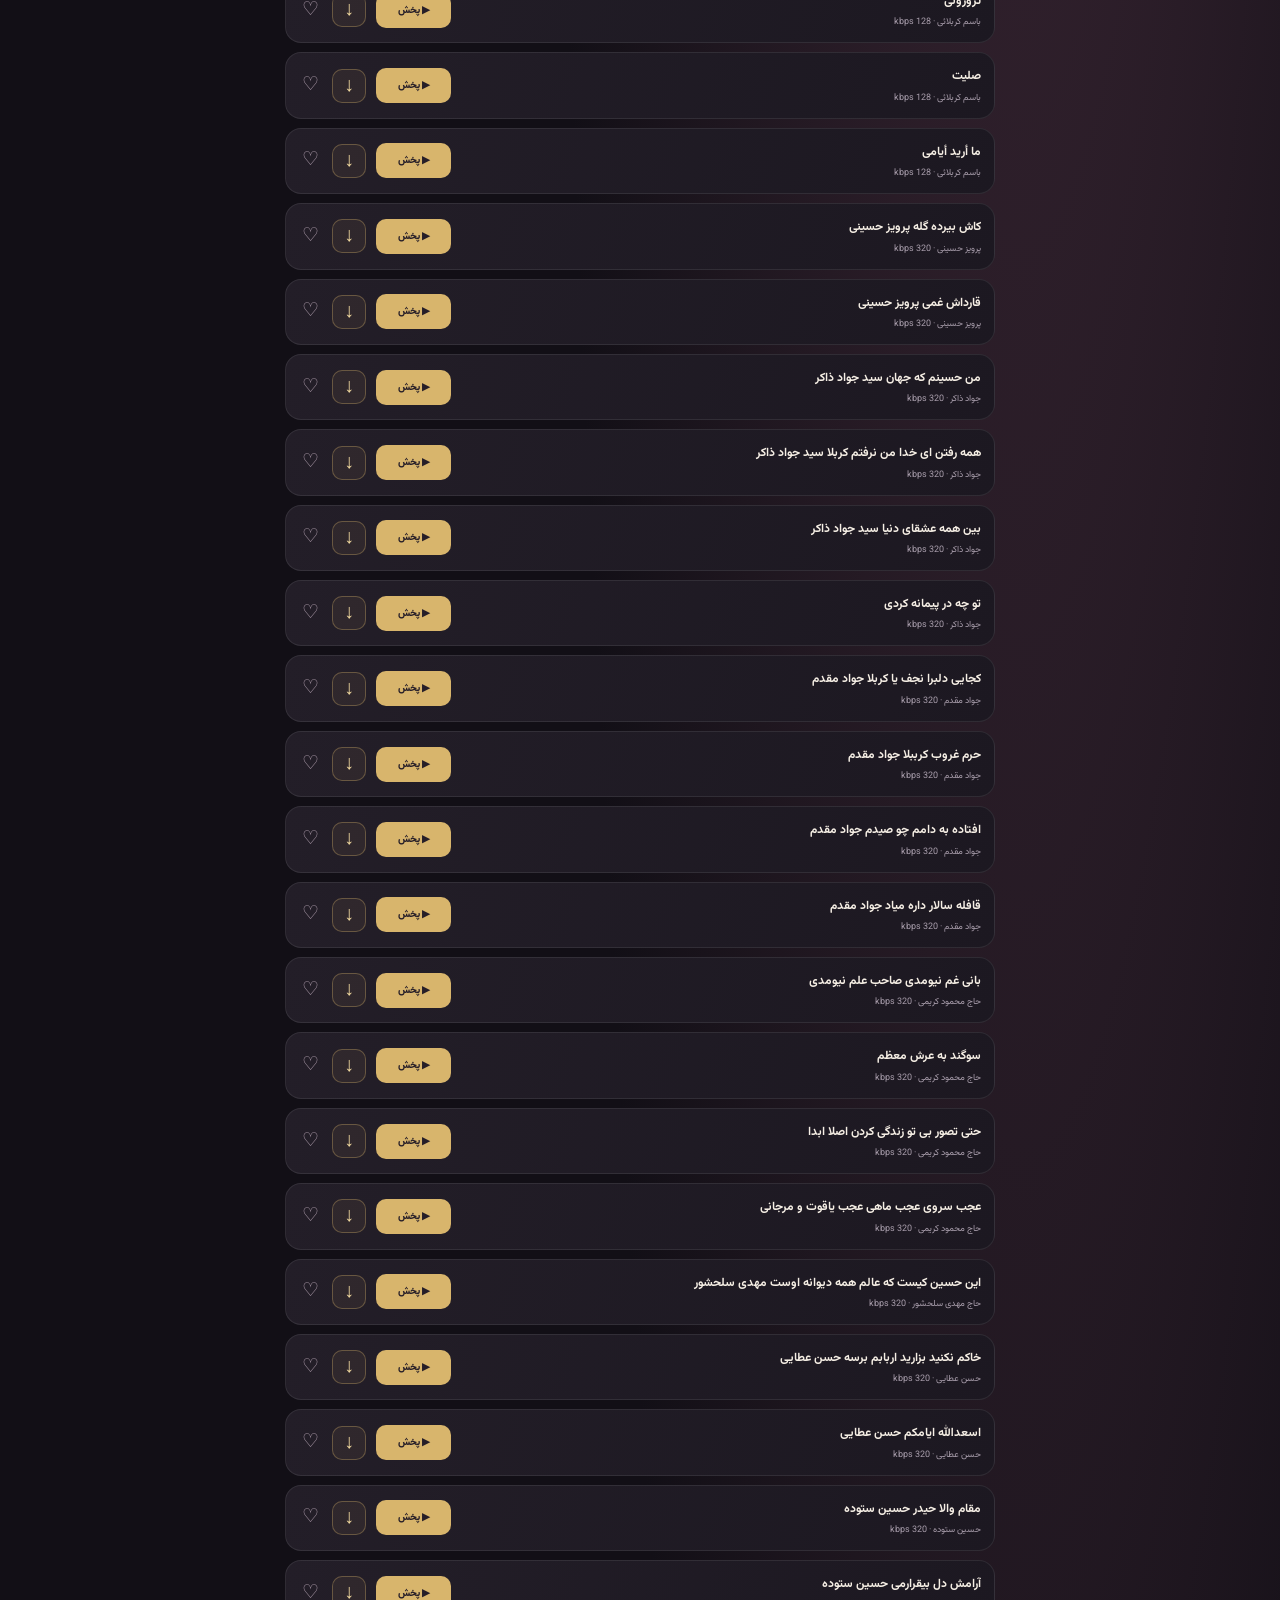
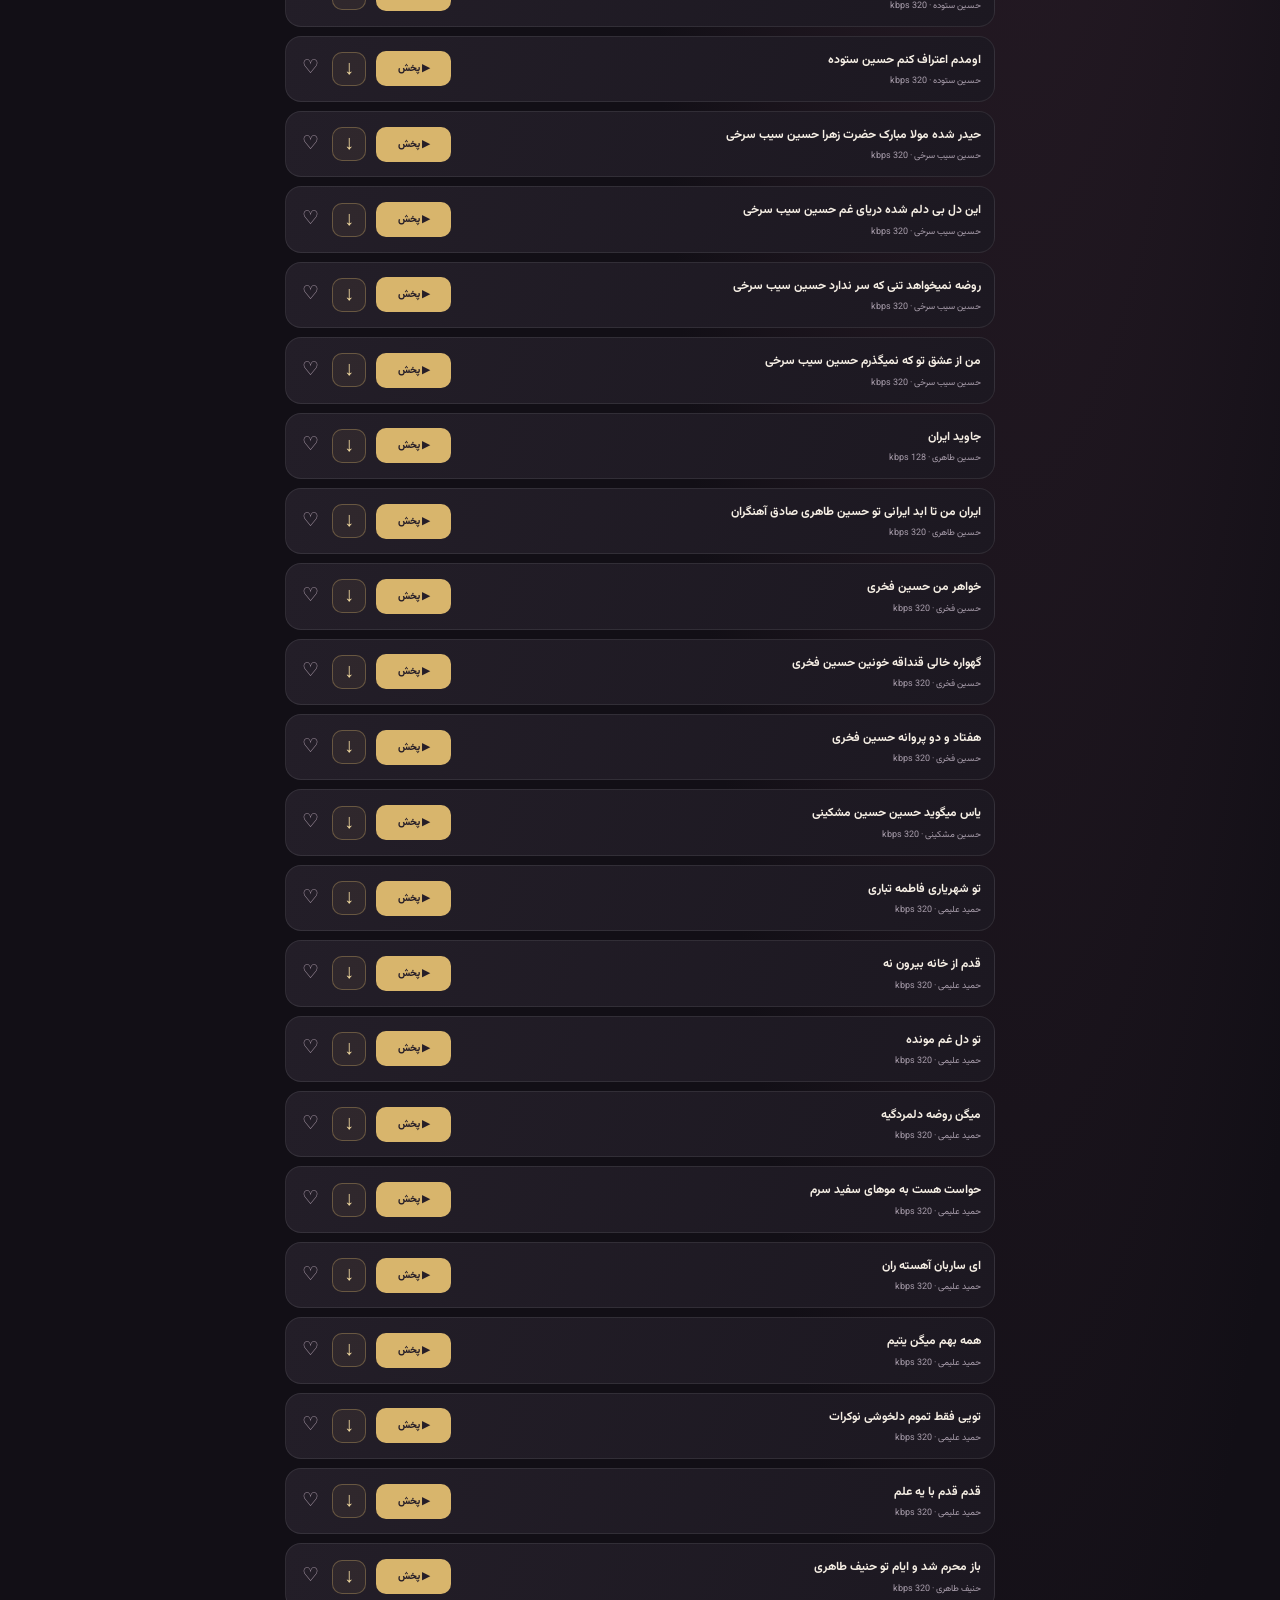
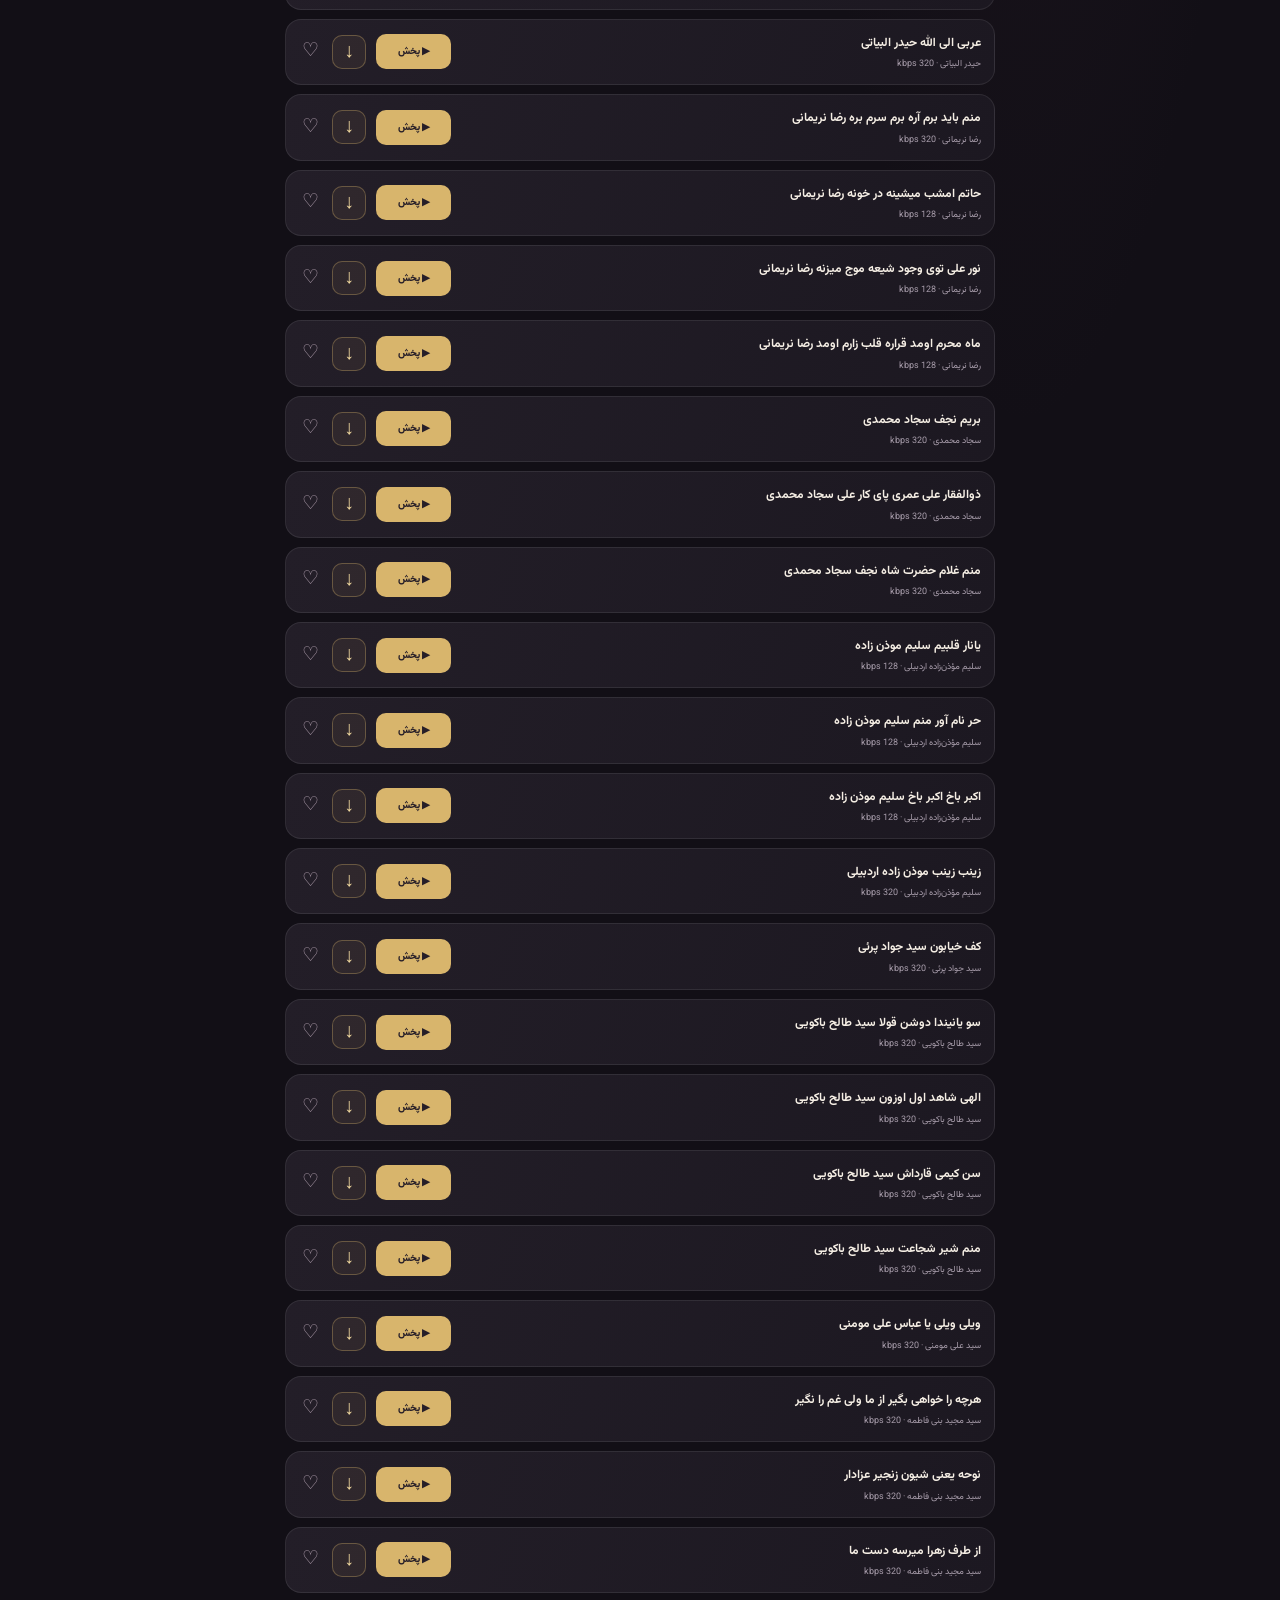
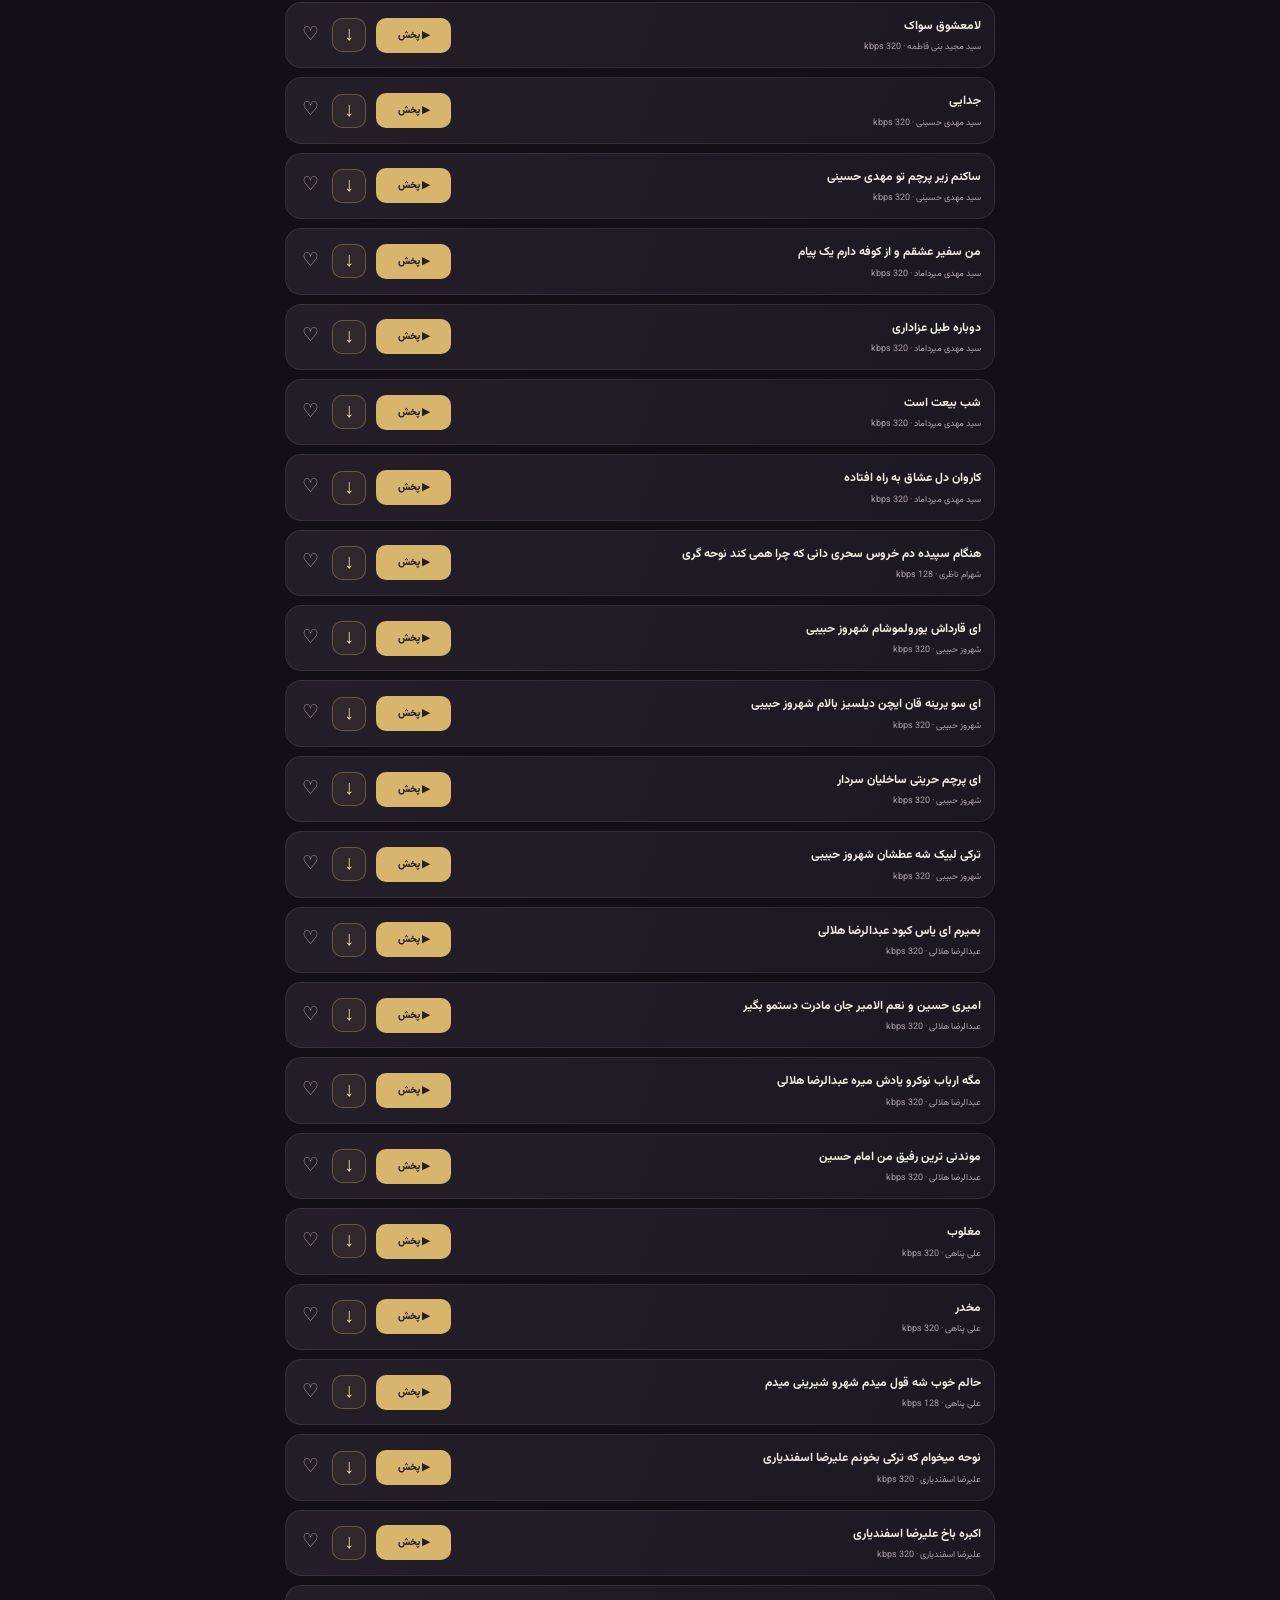
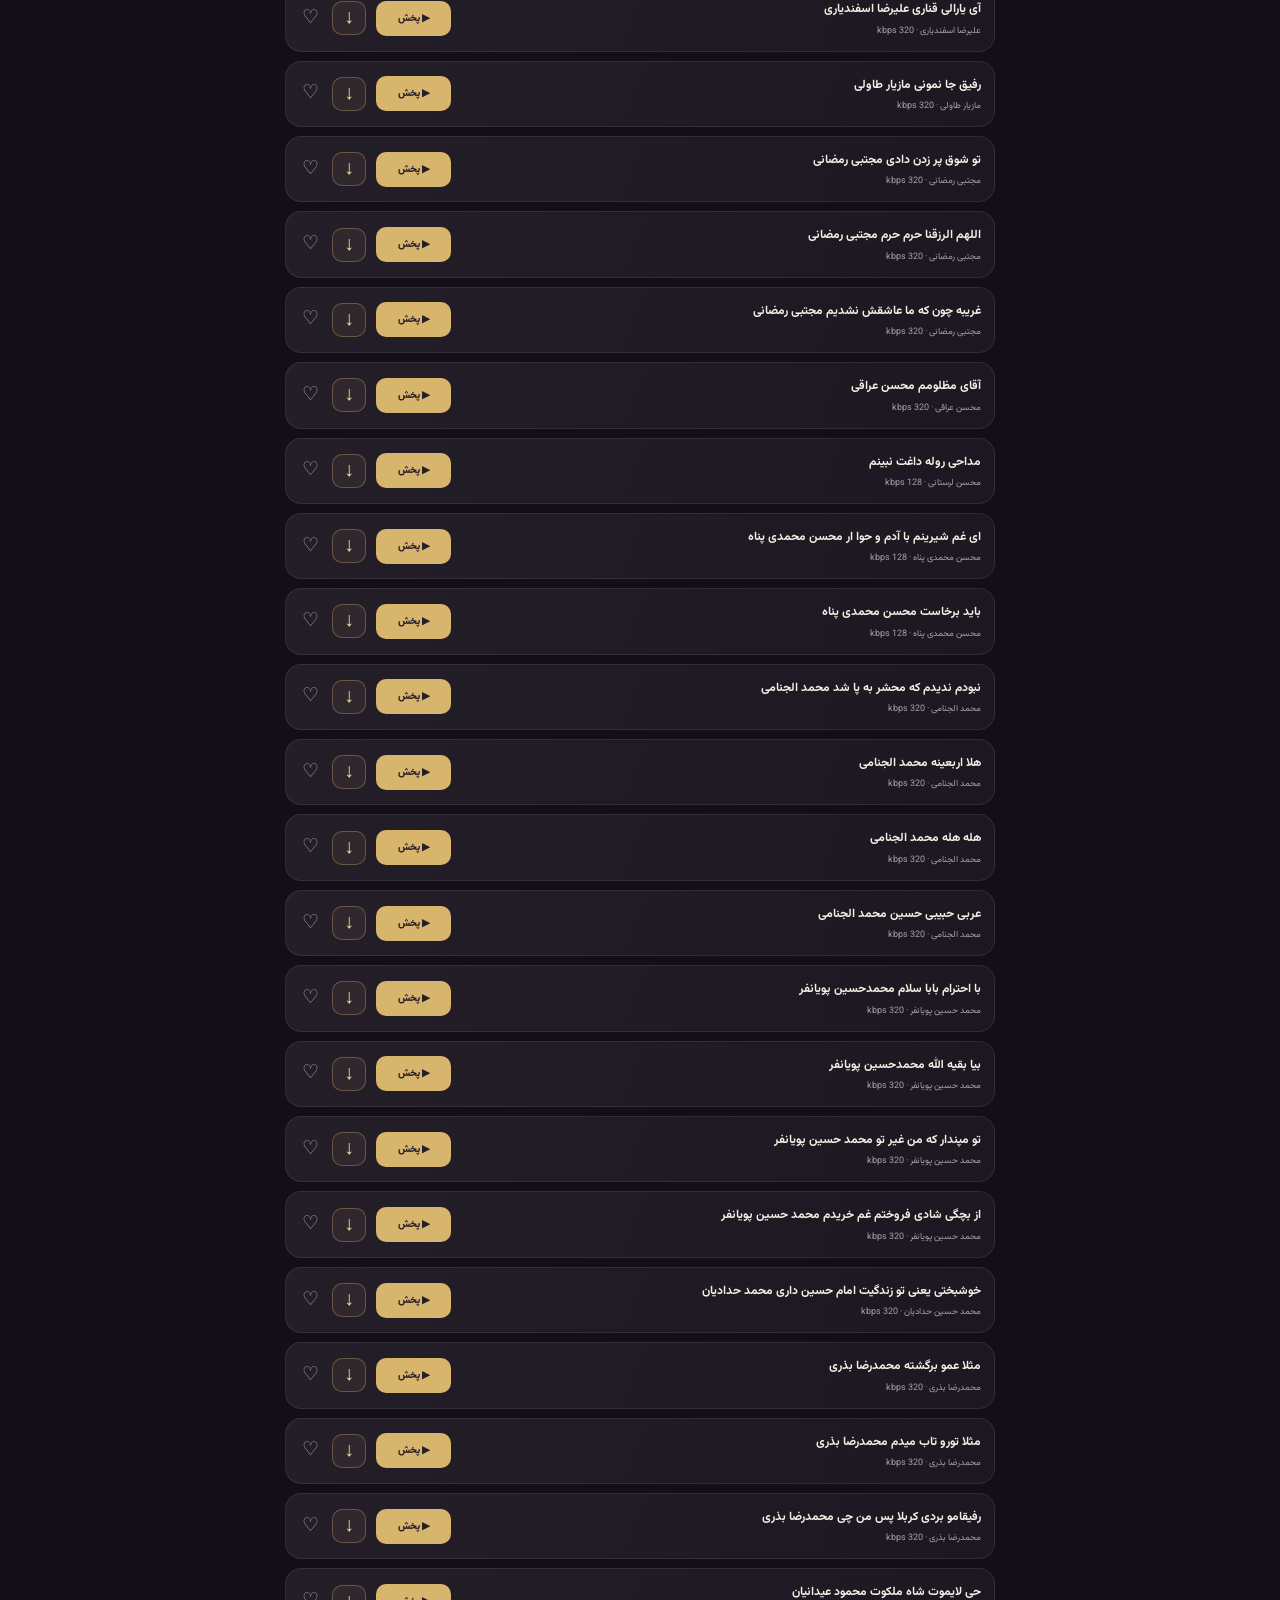
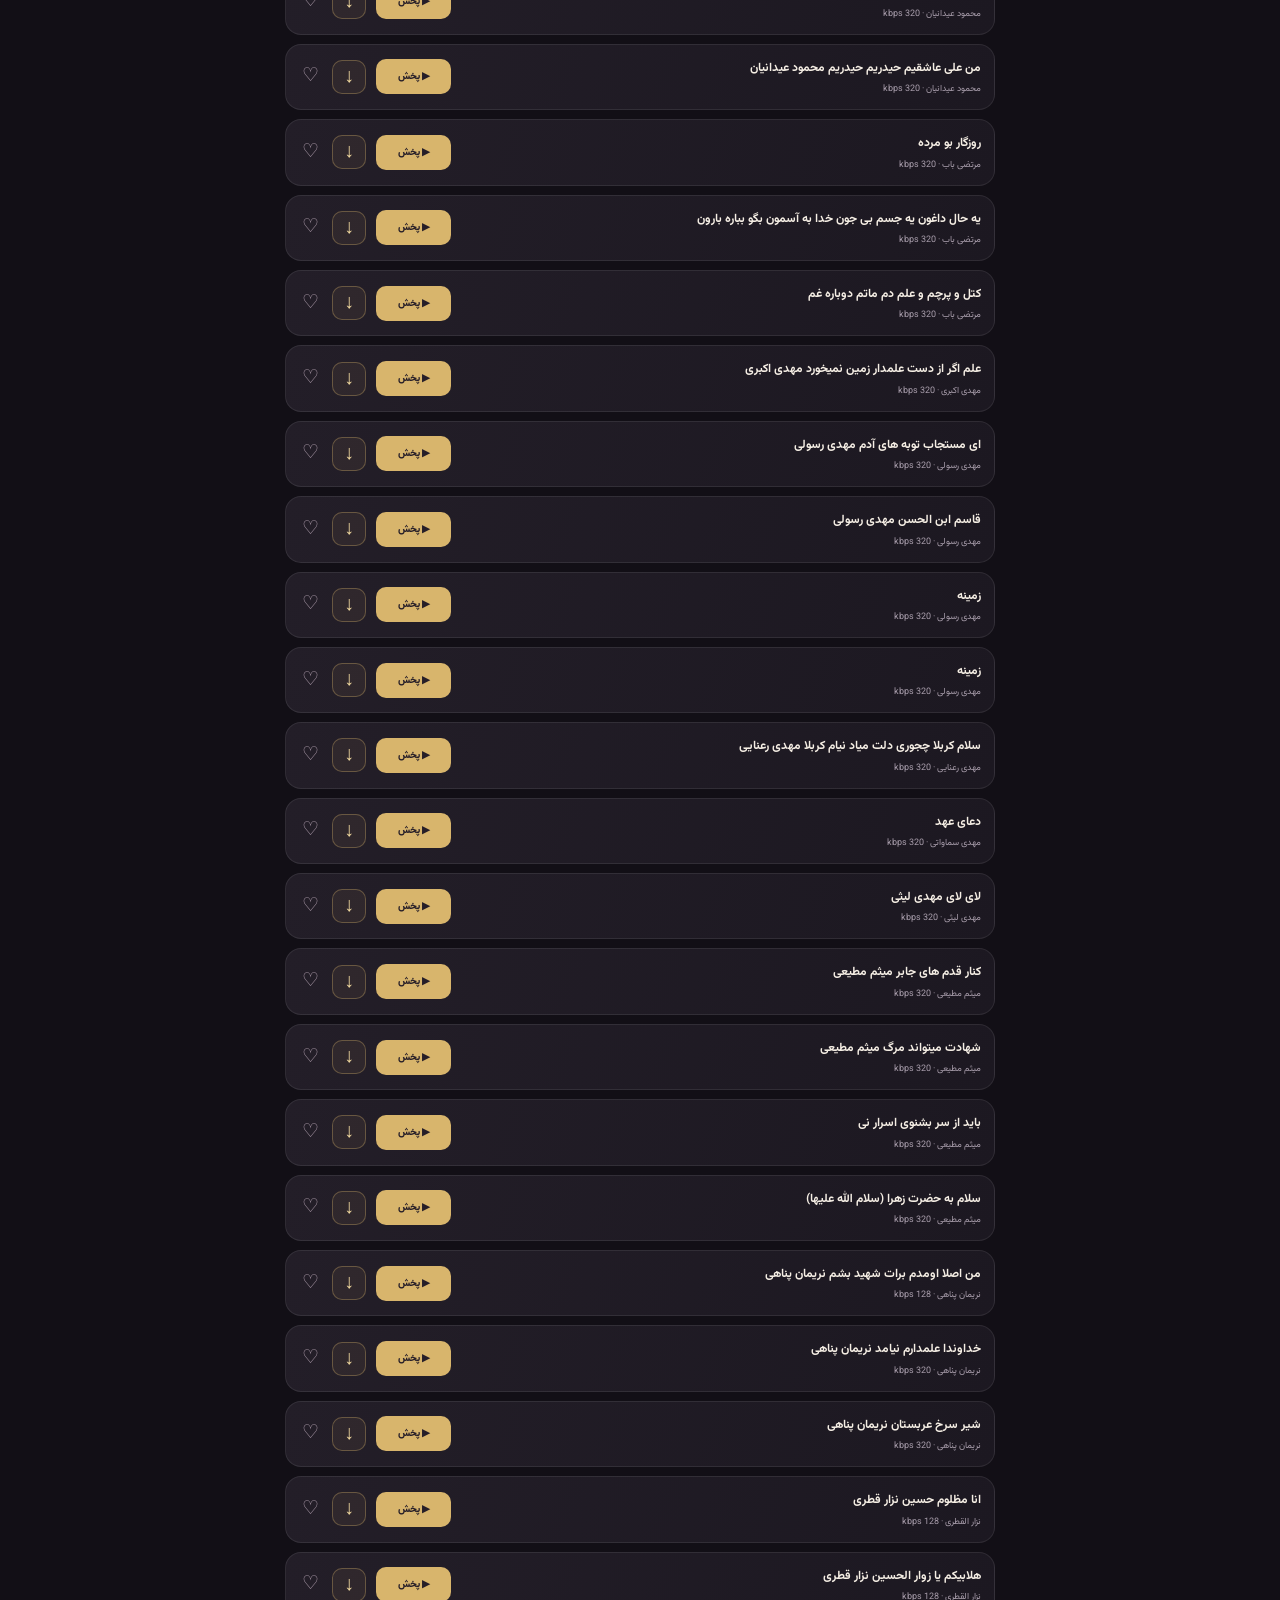
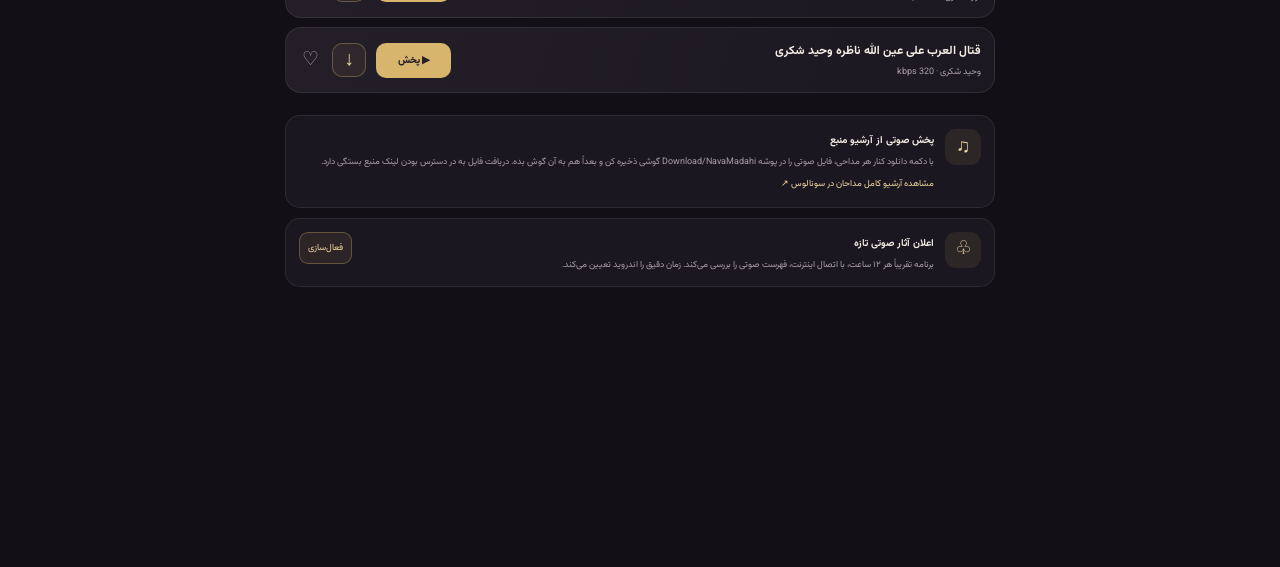
<file: madahi-pro/src/main/assets/player/index.html>
<!doctype html>
<html lang="fa" dir="rtl">
<head>
<meta charset="utf-8">
<meta name="viewport" content="width=device-width,initial-scale=1,viewport-fit=cover">
<meta name="theme-color" content="#17131d">
<meta name="description" content="نوای هیئت حرفه‌ای؛ آرشیو و پخش مستقیم صوت مداحی درون برنامه">
<title>نوای هیئت حرفه‌ای | فقط صدا</title>
<link rel="stylesheet" href="styles.css">
</head>
<body>
<div class="shell">
  <header class="top">
    <div class="logo">♫</div>
    <div class="brand"><strong>نوای هیئت حرفه‌ای</strong><small>پخش صوتی مستقیم · بدون ویدئو</small></div>
    <button class="notify" id="notifyButton" aria-label="فعال‌سازی اعلان‌ها">♧</button>
  </header>

  <main>
    <section class="intro">
      <div class="glow"></div>
      <div class="overline">فقط صدا؛ همین‌جا گوش کن</div>
      <h1>از میان مداحان انتخاب کن؛<br><em>صدایش پخش می‌شود</em></h1>
      <p>بدون تصویر و بدون نیاز به بازکردن یوتیوب. پخش مستقیم صوت از منبع آرشیو.</p>
      <div class="intro-meta"><span class="live-dot"></span><span id="statusText">آرشیو صوتی آماده است</span><span class="spacer"></span><b>آرشیو حرفه‌ای مداحان</b></div>
    </section>

    <section class="search-area" id="searchArea">
      <label class="search">
        <span>⌕</span>
        <input id="search" type="search" placeholder="نام مداح یا عنوان مداحی..." autocomplete="off">
        <button id="clearSearch" aria-label="پاک کردن">×</button>
      </label>
      <div class="artist-chips" id="artistChips"></div>
    </section>

    <section class="artist-directory" id="artistDirectory" hidden>
      <div class="section-title"><div><small>فهرست هنرمندان</small><h2>صفحه اختصاصی مداحان</h2></div><span class="directory-count" id="directoryCount"></span></div>
      <div class="artist-feature" id="artistFeature"></div>
      <div class="artist-grid" id="artistGrid"></div>
      <div class="artist-profile" id="artistProfile" hidden>
        <button class="back-directory" id="backDirectory">← بازگشت به فهرست مداحان</button>
        <div class="profile-hero" id="profileHero"></div>
        <div class="profile-tracks" id="artistTracks"></div>
      </div>
    </section>

    <section class="library" id="librarySection">
      <div class="section-title">
        <div><small>آرشیو صوتی</small><h2>مداحی‌ها</h2></div>
        <button id="refreshButton" class="refresh">تازه‌سازی ↻</button>
      </div>
      <div class="tabs" id="tabs">
        <button class="tab active" data-tab="all">همه</button>
        <button class="tab" data-tab="latest">تازه‌های فهرست</button>
        <button class="tab" data-tab="old">آرشیو قدیمی</button>
        <button class="tab" data-tab="favorites">نشان‌شده‌ها ♥</button>
      </div>
      <div class="result-line"><span id="resultCount">۰ مداحی</span><span id="updatedAt">آرشیو آفلاین آماده است</span></div>
      <div class="tracks" id="tracks"></div>
      <div class="empty" id="empty" hidden>موردی پیدا نشد. نام مداح یا عبارت دیگری را جست‌وجو کن.</div>
    </section>


    <section class="settings-section" id="settingsSection" hidden>
      <div class="section-title"><div><small>شخصی‌سازی تجربه شنیدن</small><h2>تنظیمات برنامه</h2></div><span class="directory-count">نسخه شخصی شما</span></div>
      <div class="settings-hero"><div class="settings-orb">♫</div><div><b>نوای هیئت حرفه‌ای، همراه تو</b><p>ظاهر، حرکت‌ها و نحوه پخش را مطابق سلیقه‌ات تنظیم کن.</p></div></div>
      <div class="settings-group">
        <h3>ظاهر و نمایش</h3>
        <label class="setting-row"><span><b>حالت روشن</b><small>تغییر ظاهر تیره به روشن</small></span><input id="themeSetting" type="checkbox" class="switch"></label>
        <label class="setting-row"><span><b>حرکت‌های متحرک</b><small>موج صدا و انیمیشن‌های رابط کاربری</small></span><input id="motionSetting" type="checkbox" class="switch" checked></label>
        <label class="setting-row range-setting"><span><b>اندازه نوشته‌ها</b><small>تنظیم خوانایی متن‌ها</small></span><input id="fontSetting" type="range" min="90" max="120" step="5" value="100"></label>
      </div>
      <div class="settings-group">
        <h3>تنظیمات پخش</h3>
        <label class="setting-row"><span><b>پخش خودکار مداحی بعدی</b><small>پس از پایان هر صوت، مورد بعدی پخش شود</small></span><input id="autoplaySetting" type="checkbox" class="switch" checked></label>
        <label class="setting-row"><span><b>سرعت پخش</b><small>سرعت دلخواه برای شنیدن</small></span><select id="speedSetting"><option value="0.75">۰٫۷۵ برابر</option><option value="1" selected>عادی</option><option value="1.25">۱٫۲۵ برابر</option><option value="1.5">۱٫۵ برابر</option></select></label>
        <label class="setting-row"><span><b>تایمر خواب</b><small>توقف خودکار پخش پس از مدت انتخابی</small></span><select id="sleepSetting"><option value="0">خاموش</option><option value="15">۱۵ دقیقه</option><option value="30">۳۰ دقیقه</option><option value="45">۴۵ دقیقه</option><option value="60">۱ ساعت</option><option value="90">۹۰ دقیقه</option></select></label>
        <button class="shuffle-action" id="shuffleButton">⤨ پخش تصادفی از آرشیو</button>
      </div>
      <div class="settings-group">
        <h3>اعلان‌ها و آرشیو</h3>
        <div class="setting-row"><span><b>اعلان آثار تازه</b><small>برای اجازه اعلان، دکمه زیر را بزن</small></span><button class="setting-action" id="enableNotifications">فعال‌سازی</button></div>
        <div class="setting-row"><span><b>تازه‌سازی آرشیو</b><small>دریافت فهرست جدید مداحی‌ها با اینترنت</small></span><button class="setting-action" id="settingsRefresh">به‌روزرسانی</button></div>
      </div>
      <button class="reset-settings" id="resetSettings">بازگردانی تنظیمات اولیه</button>
      <p class="settings-note">تنظیمات شخصی روی همین دستگاه ذخیره می‌شوند. برای پخش و دانلود مداحی‌ها اتصال اینترنت لازم است؛ فایل‌های دریافت‌شده در پوشه Download/NavaMadahi ذخیره می‌شوند.</p>
    </section>

    <section class="source-info">
      <div class="source-icon">♫</div>
      <div><b>پخش صوتی از آرشیو منبع</b><p>با دکمه دانلود کنار هر مداحی، فایل صوتی را در پوشه Download/NavaMadahi گوشی ذخیره کن و بعداً هم به آن گوش بده. دریافت فایل به در دسترس بودن لینک منبع بستگی دارد.</p><a href="https://sonalos.com/maddahi" target="_blank" rel="noopener">مشاهده آرشیو کامل مداحان در سونالوس ↗</a></div>
    </section>

    <section class="updates-info">
      <div class="bell">♧</div>
      <div><b>اعلان آثار صوتی تازه</b><p>برنامه تقریباً هر ۱۲ ساعت، با اتصال اینترنت، فهرست صوتی را بررسی می‌کند. زمان دقیق را اندروید تعیین می‌کند.</p></div>
      <button id="updatesNotificationButton">فعال‌سازی</button>
    </section>
  </main>

  <section class="player-dock" id="playerDock" hidden aria-label="پخش‌کننده صوتی">
    <div class="dock-top">
      <div class="sound-mark"><span>♫</span><i class="wave-bars"><b></b><b></b><b></b><b></b><b></b></i></div>
      <div class="dock-title"><small id="playerArtist">حمید علیمی</small><strong id="playerTitle">مداحی انتخاب‌شده</strong><span id="playerStatus">آماده پخش</span></div>
      <button id="closePlayer" class="dock-close" aria-label="بستن پخش‌کننده">×</button>
    </div>
    <div class="seek-row">
      <span id="currentTime">۰۰:۰۰</span>
      <input id="seekBar" type="range" min="0" max="1000" value="0" aria-label="موقعیت پخش">
      <span id="duration">۰۰:۰۰</span>
    </div>
    <div class="controls">
      <button id="previousButton" class="small-control" aria-label="مداحی قبلی">↶</button>
      <button id="playPauseButton" class="main-control" aria-label="پخش">▶</button>
      <button id="nextButton" class="small-control" aria-label="مداحی بعدی">↷</button>
      <span class="quality" id="qualityLabel">MP3 · 320 kbps</span>
    </div>
    <audio id="audioElement" preload="none"></audio>
  </section>

  <nav class="bottom">
    <button class="bottom-item active" data-tab="all"><span>⌂</span><small>همه</small></button>
    <button class="bottom-item" data-tab="latest"><span>♫</span><small>تازه‌ها</small></button>
    <button class="bottom-item" data-tab="old"><span>◷</span><small>قدیمی‌ها</small></button>
    <button class="bottom-item" data-tab="favorites"><span>♥</span><small>نشان‌شده</small></button>
    <button class="bottom-item" data-tab="artists"><span>♬</span><small>مداحان</small></button>
    <button class="bottom-item" data-tab="settings"><span>⚙</span><small>تنظیمات</small></button>
  </nav>
</div>
<script src="data/catalog.js"></script>
<script src="app.js"></script>
</body>
</html>
</file>
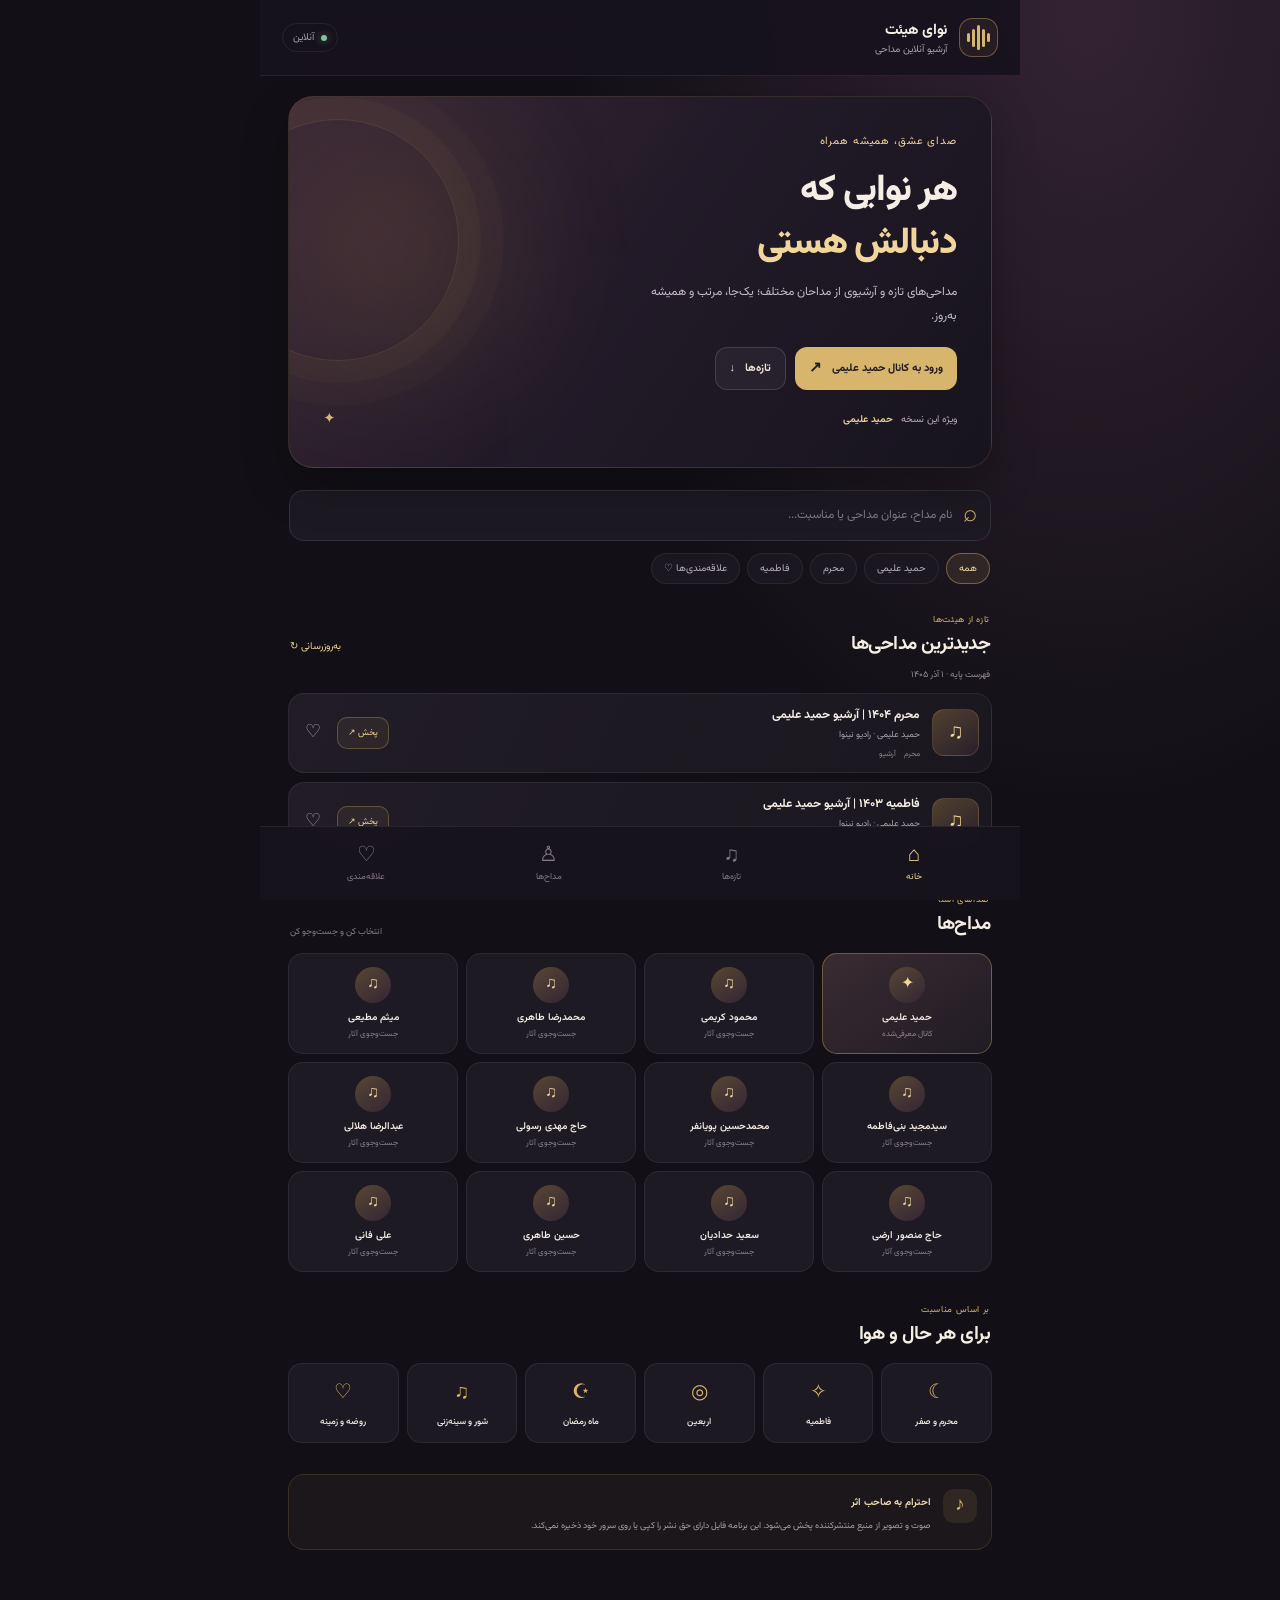
<file: madahi/src/main/assets/madahi/index.html>
<!doctype html>
<html lang="fa" dir="rtl">
<head>
  <meta charset="utf-8">
  <meta name="viewport" content="width=device-width,initial-scale=1,viewport-fit=cover">
  <meta name="theme-color" content="#17131d">
  <meta name="description" content="آرشیو آنلاین مداحی‌ها؛ تازه‌ترین آثار حمید علیمی و دیگر مداحان">
  <title>نوای هیئت | آرشیو مداحی</title>
  <link rel="stylesheet" href="styles.css">
</head>
<body>
  <div class="app-shell">
    <header class="topbar">
      <div class="brand-mark" aria-hidden="true"><span></span><span></span><span></span><span></span><span></span></div>
      <div class="brand-copy"><strong>نوای هیئت</strong><small>آرشیو آنلاین مداحی</small></div>
      <div class="online-pill"><i></i><span id="connectionLabel">آماده</span></div>
    </header>

    <main>
      <section class="hero">
        <div class="hero-glow"></div>
        <div class="hero-kicker">صدای عشق، همیشه همراه</div>
        <h1>هر نوایی که<br><em>دنبالش هستی</em></h1>
        <p>مداحی‌های تازه و آرشیوی از مداحان مختلف؛ یک‌جا، مرتب و همیشه به‌روز.</p>
        <div class="hero-actions">
          <a class="primary-btn" href="https://www.youtube.com/@alimi_media" target="_blank" rel="noopener">ورود به کانال حمید علیمی <span>↗</span></a>
          <button class="soft-btn" id="jumpLatest">تازه‌ها <span>↓</span></button>
        </div>
        <div class="hero-foot"><span>ویژه این نسخه</span><b>حمید علیمی</b><span class="spark">✦</span></div>
      </section>

      <section class="search-section" aria-label="جست‌وجو">
        <label class="searchbox"><span class="search-icon">⌕</span><input id="searchInput" type="search" placeholder="نام مداح، عنوان مداحی یا مناسبت..." autocomplete="off"><button id="clearSearch" aria-label="پاک کردن">×</button></label>
        <div class="quick-filters" id="quickFilters">
          <button class="filter-chip active" data-filter="all">همه</button>
          <button class="filter-chip" data-filter="حمید علیمی">حمید علیمی</button>
          <button class="filter-chip" data-filter="محرم">محرم</button>
          <button class="filter-chip" data-filter="فاطمیه">فاطمیه</button>
          <button class="filter-chip" data-filter="favorites">علاقه‌مندی‌ها ♡</button>
        </div>
      </section>

      <section class="section-block" id="latestSection">
        <div class="section-heading"><div><span class="eyebrow">تازه از هیئت‌ها</span><h2>جدیدترین مداحی‌ها</h2></div><button class="text-btn" id="refreshButton">به‌روزرسانی ↻</button></div>
        <div class="update-note" id="updateNote">فهرست آماده است؛ برای دریافت تازه‌ها اتصال اینترنت را روشن کن.</div>
        <div id="tracksList" class="tracks-list"></div>
        <div class="empty-state" id="emptyState" hidden>موردی پیدا نشد. نام مداح یا عبارت دیگری را جست‌وجو کن.</div>
      </section>

      <section class="section-block">
        <div class="section-heading"><div><span class="eyebrow">صداهای آشنا</span><h2>مداح‌ها</h2></div><span class="counter">انتخاب کن و جست‌وجو کن</span></div>
        <div class="artists-grid" id="artistsGrid"></div>
      </section>

      <section class="section-block occasions-block">
        <div class="section-heading"><div><span class="eyebrow">بر اساس مناسبت</span><h2>برای هر حال و هوا</h2></div></div>
        <div class="occasion-grid">
          <button data-filter="محرم"><span>☾</span><b>محرم و صفر</b></button>
          <button data-filter="فاطمیه"><span>✧</span><b>فاطمیه</b></button>
          <button data-filter="اربعین"><span>◎</span><b>اربعین</b></button>
          <button data-filter="رمضان"><span>☪</span><b>ماه رمضان</b></button>
          <button data-filter="شور"><span>♫</span><b>شور و سینه‌زنی</b></button>
          <button data-filter="روضه"><span>♡</span><b>روضه و زمینه</b></button>
        </div>
      </section>

      <section class="source-note">
        <div class="source-icon">♪</div>
        <div><b>احترام به صاحب اثر</b><p>صوت و تصویر از منبع منتشرکننده پخش می‌شود. این برنامه فایل دارای حق نشر را کپی یا روی سرور خود ذخیره نمی‌کند.</p></div>
      </section>
    </main>

    <nav class="bottom-nav" aria-label="ناوبری">
      <button class="nav-item selected" data-nav="home"><span>⌂</span><small>خانه</small></button>
      <button class="nav-item" data-nav="latest"><span>♫</span><small>تازه‌ها</small></button>
      <button class="nav-item" data-nav="artists"><span>♙</span><small>مداح‌ها</small></button>
      <button class="nav-item" data-filter="favorites"><span>♡</span><small>علاقه‌مندی</small></button>
    </nav>
  </div>
  <script src="data/seed.js"></script>
  <script src="app.js"></script>
</body>
</html>
</file>
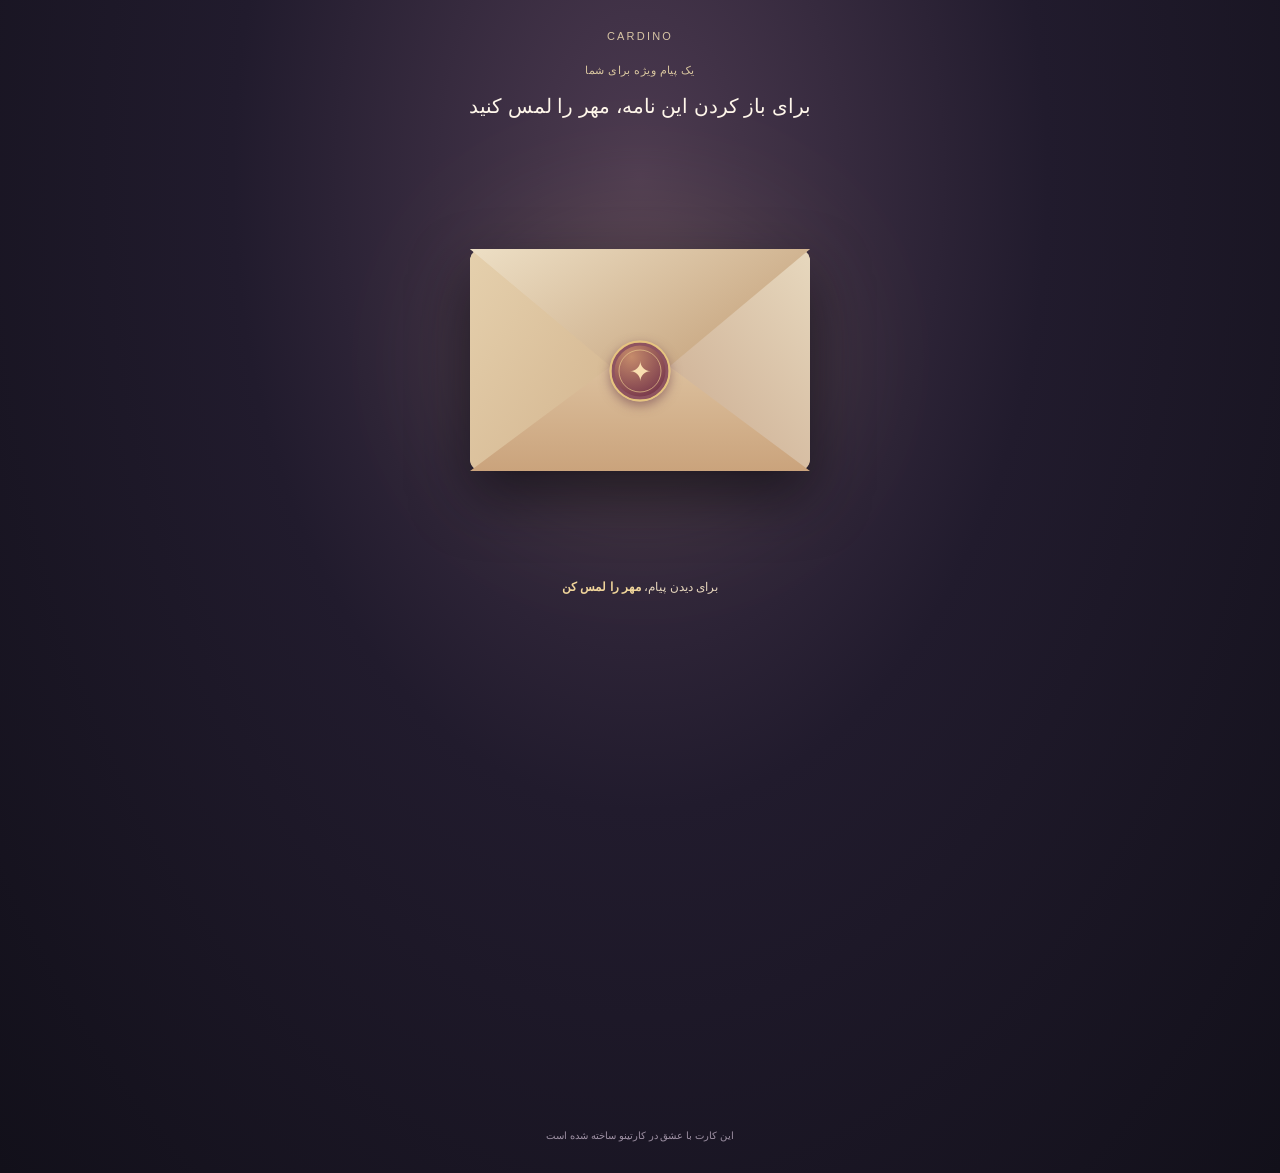
<file: cardino-web/view.html>
<!doctype html>
<html lang="fa" dir="rtl">
<head>
<meta charset="utf-8">
<meta name="viewport" content="width=device-width,initial-scale=1,viewport-fit=cover">
<meta name="theme-color" content="#171321">
<title>یک کارت برای تو | کارتینو</title>
<style>
:root{--bg:#171321;--paper:#f8f0df;--ink:#3b2b32;--gold:#d8b56c;--rose:#ad647a;--accent:#bd8b55}
*{box-sizing:border-box}
html,body{margin:0;min-height:100%;font-family:Tahoma,"Noto Naskh Arabic",sans-serif}
body{min-height:100vh;background:radial-gradient(ellipse at 50% 15%,#4c3a50 0,#211b2d 45%,#12101a 100%);color:#fff7eb;overflow-x:hidden}
main{min-height:100vh;display:flex;flex-direction:column;align-items:center;padding:calc(28px + env(safe-area-inset-top)) 18px 32px}
.brand{letter-spacing:.2em;font-size:11px;color:#d8c5a5;margin:2px 0 22px}
.kicker{font-size:11px;color:#d9c69f;letter-spacing:.04em;margin:0 0 11px}
h1{font-size:20px;line-height:1.8;text-align:center;font-weight:500;margin:0 0 26px}
.scene{width:min(92vw,390px);height:390px;display:grid;place-items:center;perspective:1200px;position:relative}
.glow{position:absolute;width:90%;height:70%;border-radius:50%;background:var(--accent);filter:blur(75px);opacity:.15;pointer-events:none}
.envelope{width:min(88vw,340px);height:222px;position:relative;transform-style:preserve-3d;filter:drop-shadow(0 25px 28px #08070d99);transition:transform .7s}
.envelope-back{position:absolute;inset:0;border-radius:12px;background:linear-gradient(145deg,#f2e5cb,#c7a77d);overflow:hidden}
.liner{position:absolute;inset:0;background:linear-gradient(135deg,#e8d9bc,#9d7480);clip-path:polygon(0 0,100% 0,50% 55%);opacity:.8}
.envelope-left,.envelope-right{position:absolute;inset:0;border-radius:12px;background:linear-gradient(125deg,#e5d0ad,#c7a27a);clip-path:polygon(0 0,50% 57%,0 100%);z-index:3}
.envelope-right{background:linear-gradient(230deg,#e7d8be,#b98f73);clip-path:polygon(100% 0,50% 57%,100% 100%)}
.envelope-bottom{position:absolute;inset:0;background:linear-gradient(180deg,#f0e0c2,#caa37c);clip-path:polygon(0 100%,50% 43%,100% 100%);z-index:4}
.envelope-flap{position:absolute;left:0;right:0;top:0;height:64%;background:linear-gradient(150deg,#eddfc5,#bd966d);clip-path:polygon(0 0,100% 0,50% 100%);transform-origin:50% 0;transform:rotateX(0);transition:transform 1s cubic-bezier(.2,.8,.2,1);z-index:6;backface-visibility:visible}
.seal{position:absolute;z-index:8;left:50%;top:55%;transform:translate(-50%,-50%);width:61px;height:61px;border-radius:50%;border:2px solid #e6c47f;background:radial-gradient(circle at 35% 25%,#c58b6b,#793a4c 75%);box-shadow:0 4px 11px #63374888,inset 0 0 0 3px #8e5360;color:#f9deb0;font-size:27px;display:grid;place-items:center;cursor:pointer;transition:opacity .5s,transform .5s;touch-action:manipulation}
.seal:after{content:"";position:absolute;inset:7px;border:1px solid #e8c58c;border-radius:50%;opacity:.7}
.card-in-envelope{position:absolute;left:7%;right:7%;top:7%;height:86%;z-index:2;background:var(--paper);color:var(--ink);border-radius:5px;display:flex;align-items:center;justify-content:center;flex-direction:column;text-align:center;padding:22px;box-shadow:0 5px 15px #0003;transition:transform 1.15s cubic-bezier(.16,.85,.2,1),z-index 0s .2s}
.card-in-envelope .mini-title{font-family:Georgia,serif;color:var(--rose);font-size:11px;letter-spacing:.2em;margin-bottom:14px}
.card-in-envelope strong{font-family:Georgia,serif;font-size:27px;font-weight:500;line-height:1.4}
.card-in-envelope .mini-line{width:54px;height:1px;background:var(--gold);margin:13px auto}
.envelope.opened .envelope-flap{transform:rotateX(180deg);z-index:1}
.envelope.opened .seal{opacity:0;transform:translate(-50%,-50%) scale(.3);pointer-events:none}
.envelope.opened .card-in-envelope{transform:translateY(-150px) scale(1.02);z-index:9}
.instruction{font-size:12px;color:#e6d6bd;margin:5px 0 0;text-align:center;line-height:2}
.instruction b{color:#f0d59b;font-weight:600}
.full-card{width:min(92vw,440px);margin:-5px auto 0;opacity:0;transform:translateY(25px) scale(.96);pointer-events:none;transition:opacity .7s .35s,transform .8s .35s}
.full-card.visible{opacity:1;transform:translateY(0) scale(1);pointer-events:auto}
.card-paper{position:relative;overflow:hidden;background:linear-gradient(145deg,#fff9ed,#efe0c7);color:#382d36;border-radius:5px;padding:31px 23px 27px;min-height:450px;box-shadow:0 22px 60px #0006;border:1px solid #d7bd91;text-align:center}
.card-paper:before{content:"";position:absolute;inset:9px;border:1px solid #d2b781;pointer-events:none}
.card-top{font-family:Georgia,serif;color:var(--rose);font-size:11px;letter-spacing:.23em;margin:0 0 18px}
.photo{display:none;width:100%;max-height:220px;object-fit:cover;border-radius:3px;margin:0 auto 22px}
.card-title{font-family:Georgia,serif;font-size:clamp(26px,7vw,36px);font-weight:500;line-height:1.45;margin:10px 0 6px;color:#523842;white-space:pre-line}
.names{font-family:Georgia,serif;font-size:22px;line-height:1.7;color:#936074;margin:4px 0 15px}
.ornament{color:#bd9657;font-size:22px;margin:12px auto}
.message{font-family:Tahoma,sans-serif;font-size:14px;line-height:2.2;white-space:pre-line;margin:12px auto;max-width:340px;color:#51464a}
.details{display:grid;gap:8px;margin:20px auto 0;padding-top:16px;border-top:1px solid #ddcba9;text-align:right;max-width:320px}
.detail{font-size:12px;line-height:1.8;color:#51424a;display:flex;gap:9px}
.detail b{color:#916d4c;min-width:65px}
.from{margin:22px 0 0;color:#8c6270;font-family:Georgia,serif;font-size:16px}
.controls{display:flex;justify-content:center;gap:9px;margin-top:16px;flex-wrap:wrap}
.control{border:1px solid #9a815b;background:#211b2c;color:#f4e9d6;border-radius:30px;padding:10px 15px;font-size:11px}
.control:disabled{opacity:.4}
.footer{font-size:10px;color:#9e91a4;margin:24px 0 0;text-align:center}
.petal{position:fixed;top:-20px;left:var(--x);font-size:var(--s);opacity:0;pointer-events:none;z-index:20;animation:fall var(--d) linear forwards;animation-delay:var(--delay)}
@keyframes fall{0%{transform:translate3d(0,-10px,0) rotate(0);opacity:0}10%{opacity:.75}100%{transform:translate3d(var(--drift),110vh,0) rotate(650deg);opacity:0}}
@media(min-width:600px){.scene{height:420px}.envelope{width:340px}.card-paper{padding:38px 36px}}
@media(prefers-reduced-motion:reduce){*,*:before,*:after{animation-duration:.01ms!important;transition-duration:.01ms!important}}
</style>
</head>
<body>
<main>
<div class="brand">CARDINO</div>
<p class="kicker">یک پیام ویژه برای شما</p>
<h1 id="introTitle">برای باز کردن این نامه، مهر را لمس کنید</h1>
<div class="scene" id="scene">
<div class="glow"></div>
<div class="envelope" id="envelope">
<div class="envelope-back"></div>
<div class="liner"></div>
<div class="card-in-envelope">
<div class="mini-title" id="miniKicker">YOU ARE INVITED</div>
<strong id="miniHeadline">یک روز به‌یادماندنی</strong>
<div class="mini-line"></div>
<span id="miniNames" style="font-family:Georgia,serif;font-size:15px;color:#986b77">با مهر</span>
</div>
<div class="envelope-left"></div><div class="envelope-right"></div><div class="envelope-bottom"></div>
<div class="envelope-flap"></div>
<button class="seal" id="openBtn" aria-label="باز کردن پاکت">✦</button>
</div>
</div>
<p class="instruction" id="instruction">برای دیدن پیام، <b>مهر را لمس کن</b></p>
<section class="full-card" id="fullCard">
<div class="card-paper">
<div class="card-top" id="cardKicker">A SPECIAL MESSAGE</div>
<img class="photo" id="heroPhoto" alt="تصویر کارت">
<div class="ornament">✧</div>
<h2 class="card-title" id="cardTitle"></h2>
<div class="names" id="cardNames"></div>
<div class="ornament">❦</div>
<p class="message" id="cardMessage"></p>
<div class="details" id="details" hidden>
<div class="detail" id="dateDetail"><b>تاریخ</b><span></span></div>
<div class="detail" id="placeDetail"><b>مکان</b><span></span></div>
</div>
<div class="from" id="cardFrom"></div>
<div class="ornament">✦</div>
</div>
<div class="controls">
<button class="control" id="musicBtn" hidden>▶ پخش موسیقی</button>
<button class="control" id="shareBtn">↗ اشتراک‌گذاری کارت</button>
<button class="control" id="mapBtn" hidden>⌖ مسیریابی</button>
</div>
</section>
<div class="footer">این کارت با عشق در کارتینو ساخته شده است</div>
<audio id="music" loop preload="metadata"></audio>
</main>
<script src="./cardino-config.js"></script>
<script>
(async function(){
const defaults={theme:"wedding",recipient:"",headline:"یک روز به‌یادماندنی",message:"امیدواریم در این لحظه زیبا کنار ما باشید.",sender:"با مهر",date:"",place:"",photo:"",music:"",musicName:""};
function apiHeaders(key){
 const headers={"apikey":key};
 if(key&&key.startsWith("eyJ"))headers.Authorization="Bearer "+key;
 return headers;
}
const themes={
 wedding:{kicker:"YOU ARE INVITED",label:"دعوت‌نامه"},
 birthday:{kicker:"HAPPY BIRTHDAY",label:"تبریک تولد"},
 condolence:{kicker:"WITH DEEPEST SYMPATHY",label:"با همدردی"},
 love:{kicker:"WITH LOVE",label:"پیامی از دل"},
 nowruz:{kicker:"HAPPY NOWRUZ",label:"نوروز مبارک"},
 congrats:{kicker:"CONGRATULATIONS",label:"تبریک ویژه"},
 general:{kicker:"A SPECIAL MESSAGE",label:"یک پیام ویژه"}
};
async function decodePayload(){
 const code=new URLSearchParams(location.search).get("c");
 if(code){
  if(!/^[A-Za-z0-9]{10}$/.test(code))throw new Error("شناسه کارت معتبر نیست");
  const config=window.CARDINO_CONFIG||{};
  const apiKey=config.supabaseApiKey||config.supabaseAnonKey;
  if(!config.supabaseUrl||!apiKey)throw new Error("فضای ذخیره‌سازی کارتینو هنوز پیکربندی نشده است");
  const base=config.supabaseUrl.replace(/\/$/,"");
  const response=await fetch(base+"/rest/v1/rpc/get_cardino_card",{
   method:"POST",
   headers:Object.assign({"Content-Type":"application/json"},apiHeaders(apiKey)),
   body:JSON.stringify({p_code:code})
  });
  if(!response.ok)throw new Error("دریافت کارت از فضای ابری ناموفق بود ("+response.status+")");
  const payload=await response.json();
  if(!payload)throw new Error("این کارت پیدا نشد یا لینک آن اشتباه است");
  return Object.assign({},defaults,payload);
 }
 try{
  const params=new URLSearchParams(location.hash.slice(1));
  const raw=params.get("d");if(!raw)return defaults;
  const binary=atob(raw.replace(/-/g,"+").replace(/_/g,"/"));
  const bytes=Uint8Array.from(binary,c=>c.charCodeAt(0));
  return Object.assign({},defaults,JSON.parse(new TextDecoder().decode(bytes)));
 }catch(e){return defaults}
}
const data=await decodePayload();const theme=themes[data.theme]||themes.general;
document.documentElement.style.setProperty("--accent",data.theme==="condolence"?"#9aa9ba":data.theme==="birthday"?"#d982a9":data.theme==="love"?"#d77f98":data.theme==="nowruz"?"#80ab79":data.theme==="congrats"?"#d9b56f":"#d8b56c");
document.getElementById("introTitle").textContent=data.recipient?"یک نامه برای "+data.recipient:"برای باز کردن این نامه، مهر را لمس کنید";
document.getElementById("miniKicker").textContent=theme.kicker;
document.getElementById("miniHeadline").textContent=data.headline;
document.getElementById("miniNames").textContent=data.recipient||data.sender;
document.getElementById("cardKicker").textContent=theme.kicker;
document.getElementById("cardTitle").textContent=data.headline;
document.getElementById("cardNames").textContent=data.recipient;
document.getElementById("cardMessage").textContent=data.message;
document.getElementById("cardFrom").textContent=data.sender;
if(data.photo){const img=document.getElementById("heroPhoto");img.src=data.photo;img.style.display="block"}
if(data.date||data.place){
 const details=document.getElementById("details");details.hidden=false;
 if(data.date){document.querySelector("#dateDetail span").textContent=data.date}
 else{document.getElementById("dateDetail").hidden=true}
 if(data.place){document.querySelector("#placeDetail span").textContent=data.place}
 else{document.getElementById("placeDetail").hidden=true}
}
const audio=document.getElementById("music"),musicBtn=document.getElementById("musicBtn");
if(data.music){audio.src=data.music;musicBtn.hidden=false}
const mapBtn=document.getElementById("mapBtn");
if(data.place&&/https?:\/\//i.test(data.place)){mapBtn.hidden=false;mapBtn.addEventListener("click",()=>window.open(data.place,"_blank","noopener"))}
function petals(){
 const symbols=data.theme==="condolence"?["✦","❀","✧"]:data.theme==="birthday"?["✦","✧","🎉"]:["✿","❀","✧","✦"];
 for(let i=0;i<24;i++){
  const el=document.createElement("span");el.className="petal";el.textContent=symbols[i%symbols.length];el.style.setProperty("--x",Math.random()*100+"vw");el.style.setProperty("--s",(12+Math.random()*16)+"px");el.style.setProperty("--d",(4+Math.random()*4)+"s");el.style.setProperty("--delay",(Math.random()*.8)+"s");el.style.setProperty("--drift",(-90+Math.random()*180)+"px");document.body.appendChild(el);setTimeout(()=>el.remove(),9000)
 }
}
let opened=false;
document.getElementById("openBtn").addEventListener("click",async()=>{
 if(opened)return;opened=true;
 document.getElementById("envelope").classList.add("opened");
 document.getElementById("instruction").textContent="نامه شما با مهر و محبت باز شد";
 document.getElementById("fullCard").classList.add("visible");
 document.getElementById("scene").style.marginBottom="36px";
 petals();
 if(data.music){try{await audio.play();musicBtn.textContent="Ⅱ توقف موسیقی"}catch(e){musicBtn.textContent="▶ پخش موسیقی"}}
});
musicBtn.addEventListener("click",async()=>{
 try{if(audio.paused){await audio.play();musicBtn.textContent="Ⅱ توقف موسیقی"}else{audio.pause();musicBtn.textContent="▶ پخش موسیقی"}}catch(e){}
});
document.getElementById("shareBtn").addEventListener("click",async()=>{
 try{if(navigator.share){await navigator.share({title:"یک کارت از کارتینو",text:"یک پیام ویژه برای تو",url:location.href})}
 else if(navigator.clipboard){await navigator.clipboard.writeText(location.href);alert("لینک کارت کپی شد")}
 else{prompt("لینک کارت را کپی کنید",location.href)}}catch(e){}
});
})().catch(error=>{
 const title=document.getElementById("introTitle");
 if(title)title.textContent="کارت فعلاً در دسترس نیست";
 const instruction=document.getElementById("instruction");
 if(instruction)instruction.textContent=String(error&&error.message||"لطفاً لینک را بررسی کن");
 const seal=document.getElementById("openBtn");if(seal)seal.disabled=true;
});
</script>
</body>
</html>
</file>
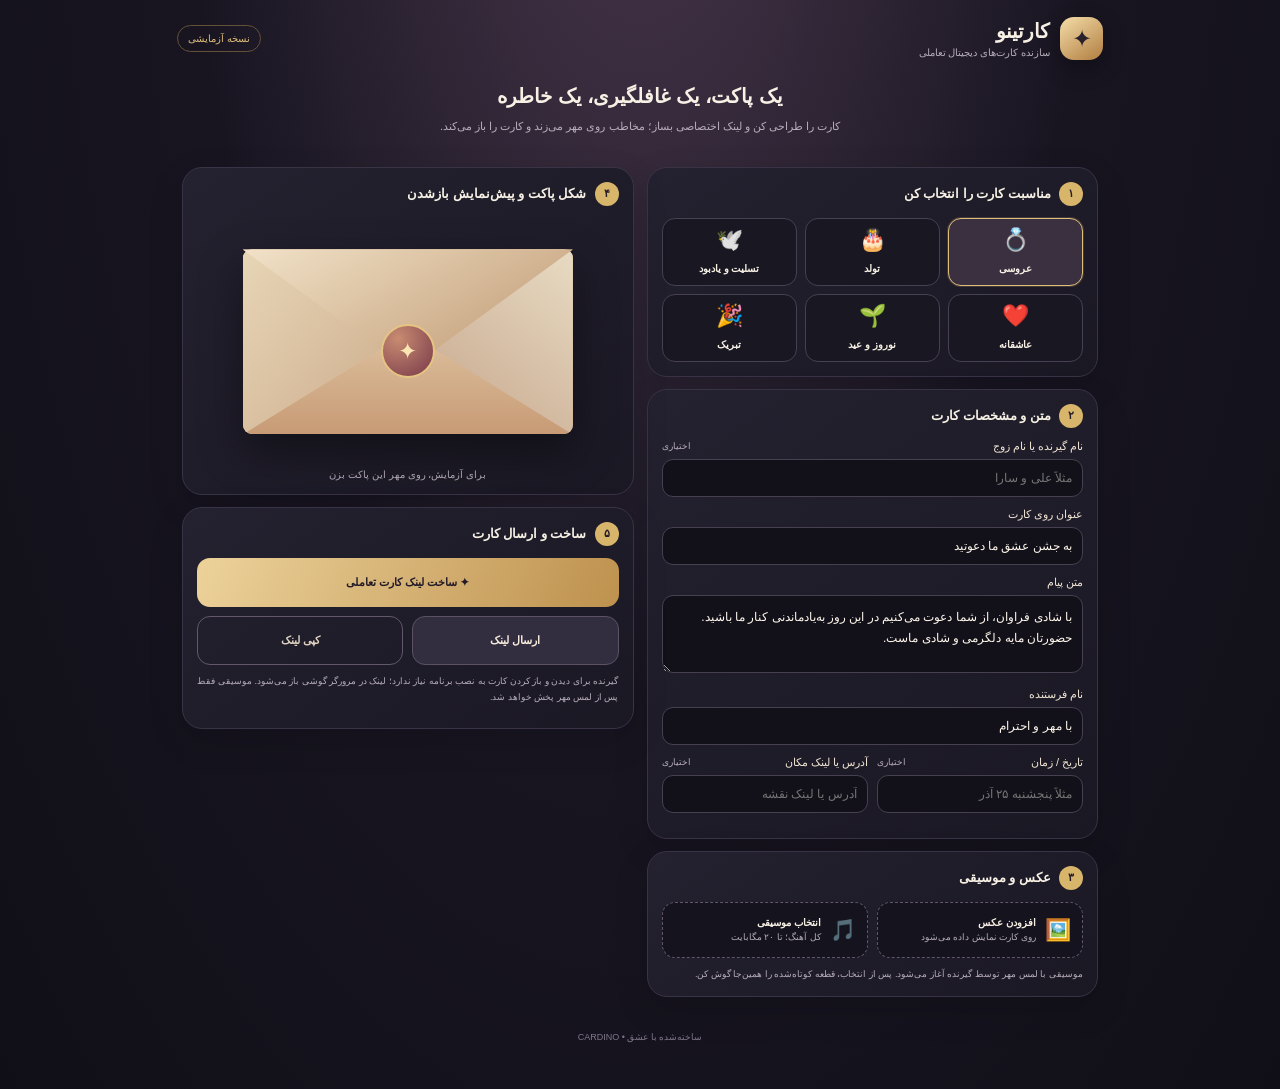
<file: cardino/src/main/assets/creator.html>
<!doctype html>
<html lang="fa" dir="rtl">
<head>
<meta charset="utf-8"><meta name="viewport" content="width=device-width,initial-scale=1,viewport-fit=cover">
<meta name="theme-color" content="#171321"><title>کارتینو | ساخت کارت تعاملی</title>
<style>
:root{--bg:#14121c;--panel:#211e2b;--line:#3d3748;--ink:#f7f0e4;--muted:#b7adbb;--gold:#dfbd7b;--rose:#b86c81}
*{box-sizing:border-box}body{margin:0;min-height:100vh;background:radial-gradient(ellipse at 50% -20%,#49374c,#181521 50%,#100f17);color:var(--ink);font-family:Tahoma,sans-serif;padding-bottom:calc(24px + env(safe-area-inset-bottom))}
button,input,textarea{font:inherit}button{cursor:pointer}
header{max-width:960px;margin:auto;padding:calc(17px + env(safe-area-inset-top)) 17px 14px;display:flex;align-items:center;justify-content:space-between}
.logo{display:flex;align-items:center;gap:10px}.mark{width:43px;height:43px;border-radius:14px;background:linear-gradient(145deg,#f4dda9,#b17d40);color:#29202c;display:grid;place-items:center;font-size:24px;box-shadow:0 8px 22px #0005}.brand{font-size:20px;font-weight:900}.sub{font-size:10px;color:var(--muted);margin-top:4px}.version{font-size:10px;color:var(--gold);border:1px solid #645139;padding:7px 10px;border-radius:22px}
main{max-width:960px;margin:auto;padding:0 14px}.intro{text-align:center;margin:10px 0 18px}.intro h1{font-size:20px;margin:0 0 8px}.intro p{font-size:11px;color:var(--muted);line-height:1.9;margin:0}
.section{background:linear-gradient(145deg,#242130,#1a1823);border:1px solid #393445;border-radius:20px;padding:14px;margin:12px 0;box-shadow:0 12px 35px #0002}
.stitle{font-size:13px;font-weight:800;margin:0 0 12px;display:flex;gap:8px;align-items:center}.num{width:24px;height:24px;border-radius:50%;background:#d7b56b;color:#251c28;display:grid;place-items:center;font-size:11px}
.categories{display:grid;grid-template-columns:repeat(3,1fr);gap:8px}
.cat{min-height:68px;border:1px solid #474052;border-radius:13px;background:#191722;color:var(--ink);padding:8px 7px;text-align:center}.cat.active{border-color:var(--gold);background:#3b3040;box-shadow:0 0 0 1px #d7b56b33}.cat span{font-size:22px;display:block;margin-bottom:5px}.cat b{font-size:10px}
.two{display:grid;grid-template-columns:1fr 1fr;gap:9px}.field{margin:0 0 11px}.field label{display:flex;justify-content:space-between;align-items:center;font-size:11px;margin:0 0 6px;color:#f1e6d4}.field small{font-size:9px;color:var(--muted)}
.field input,.field textarea{width:100%;color:#fff7eb;border:1px solid #464050;background:#12111a;border-radius:11px;padding:11px 10px;font-size:12px;outline:0;min-width:0}.field textarea{min-height:78px;resize:vertical;line-height:1.8}.field input:focus,.field textarea:focus{border-color:var(--gold)}
.uploads{display:grid;grid-template-columns:1fr 1fr;gap:9px}.upload{border:1px dashed #62566b;border-radius:13px;background:#15131e;padding:11px;display:flex;gap:9px;align-items:center;min-height:56px}.upload .ico{font-size:21px}.upload b{font-size:10px;display:block}.upload small{display:block;color:var(--muted);font-size:9px;margin-top:4px}.upload input{display:none}
.filehint{font-size:9px;color:var(--muted);margin-top:8px;line-height:1.8}
.music-preview{margin-top:10px;padding:10px;border:1px solid #4b4355;border-radius:12px;background:#171520}.music-top{display:flex;align-items:center;justify-content:space-between;gap:8px;margin-bottom:8px}.music-top b{font-size:10px;overflow-wrap:anywhere;color:#f2e4ca}.remove-song{border:1px solid #655366;background:#302638;color:#ead8d7;border-radius:9px;padding:6px 9px;font-size:9px;white-space:nowrap}.music-preview audio{display:block;width:100%;height:38px;accent-color:#d7b56b}
[hidden]{display:none!important}
.preview{display:grid;place-items:center;padding:7px 0 4px;min-height:245px}
.envelope{width:min(83vw,330px);height:185px;position:relative;perspective:1000px;filter:drop-shadow(0 18px 22px #0006);cursor:pointer}
.back{position:absolute;inset:0;border-radius:9px;background:linear-gradient(135deg,#f2e4c9,#c9a27a)}
.liner{position:absolute;inset:0;clip-path:polygon(0 0,100% 0,50% 60%);background:linear-gradient(130deg,#b98d7e,#e5cdb0)}
.letter{position:absolute;left:8%;right:8%;top:8%;height:84%;border-radius:5px;background:#fbf2df;color:#684c50;display:flex;justify-content:center;align-items:center;flex-direction:column;text-align:center;box-shadow:0 3px 9px #0003;z-index:2;transition:transform 1s cubic-bezier(.2,.8,.2,1);padding:12px}
.letter small{font:11px Georgia,serif;letter-spacing:.16em;color:#aa7f6b}.letter strong{font:23px Georgia,serif;line-height:1.4;margin:10px 0}.letter em{font:12px Georgia,serif;color:#9e6e7d}
.left,.right,.bottom{position:absolute;inset:0;border-radius:9px;z-index:3;background:linear-gradient(130deg,#e7d6b7,#bd9473);clip-path:polygon(0 0,50% 58%,0 100%)}.right{clip-path:polygon(100% 0,50% 58%,100% 100%);background:linear-gradient(220deg,#e8dbc3,#b48a70)}.bottom{clip-path:polygon(0 100%,50% 45%,100% 100%);background:linear-gradient(180deg,#f0dfc1,#c79b75);z-index:4}
.flap{position:absolute;top:0;left:0;right:0;height:65%;z-index:6;clip-path:polygon(0 0,100% 0,50% 100%);background:linear-gradient(150deg,#f1e2c8,#bd956e);transform-origin:50% 0;transition:transform .85s;backface-visibility:visible}
.wax{position:absolute;z-index:8;left:50%;top:55%;transform:translate(-50%,-50%);width:54px;height:54px;border-radius:50%;background:radial-gradient(circle at 30% 25%,#c88b71,#783949);border:2px solid #e6c583;color:#fbe6b3;display:grid;place-items:center;font-size:23px}
.envelope.open .flap{transform:rotateX(180deg);z-index:1}.envelope.open .letter{transform:translateY(-105px) scale(1.03);z-index:9}
.preview-label{font-size:10px;color:var(--muted);text-align:center;margin:6px 0 0}
.buttons{display:grid;grid-template-columns:1fr 1fr;gap:9px}.btn{border:0;border-radius:13px;min-height:49px;font-size:11px;font-weight:800;padding:11px 9px}.primary{grid-column:1/-1;background:linear-gradient(115deg,#ecd29a,#be914e);color:#241b28}.secondary{background:#332d40;color:#f8eddd;border:1px solid #5c5264}.outline{background:transparent;border:1px solid #61586b;color:#ded2c2}.status{font-size:10px;line-height:1.9;color:#bfc9ad;background:#222b25;border:1px solid #3c5844;border-radius:11px;padding:10px;margin-top:11px;display:none;word-break:break-word}.status a{color:#e9ce90;display:block;margin-top:6px}
footer{text-align:center;color:#81788a;font-size:9px;margin:23px}
@media(min-width:740px){main{padding:0 22px}.layout{display:grid;grid-template-columns:1fr 1fr;gap:13px}.layout .section{margin:12px 0}.categories{grid-template-columns:repeat(3,1fr)}}
</style>
</head>
<body>
<header><div class="logo"><div class="mark">✦</div><div><div class="brand">کارتینو</div><div class="sub">سازنده کارت‌های دیجیتال تعاملی</div></div></div><div class="version">نسخه آزمایشی</div></header>
<main>
<div class="intro"><h1>یک پاکت، یک غافلگیری، یک خاطره</h1><p>کارت را طراحی کن و لینک اختصاصی بساز؛ مخاطب روی مهر می‌زند و کارت را باز می‌کند.</p></div>
<div class="layout">
<div>
<section class="section">
<h2 class="stitle"><span class="num">۱</span> مناسبت کارت را انتخاب کن</h2>
<div class="categories" id="categories">
<button class="cat active" data-theme="wedding"><span>💍</span><b>عروسی</b></button>
<button class="cat" data-theme="birthday"><span>🎂</span><b>تولد</b></button>
<button class="cat" data-theme="condolence"><span>🕊️</span><b>تسلیت و یادبود</b></button>
<button class="cat" data-theme="love"><span>❤️</span><b>عاشقانه</b></button>
<button class="cat" data-theme="nowruz"><span>🌱</span><b>نوروز و عید</b></button>
<button class="cat" data-theme="congrats"><span>🎉</span><b>تبریک</b></button>
</div>
</section>
<section class="section">
<h2 class="stitle"><span class="num">۲</span> متن و مشخصات کارت</h2>
<div class="field"><label for="recipient">نام گیرنده یا نام زوج <small>اختیاری</small></label><input id="recipient" placeholder="مثلاً علی و سارا" maxlength="48"></div>
<div class="field"><label for="headline">عنوان روی کارت</label><input id="headline" value="به جشن عشق ما دعوتید" maxlength="65"></div>
<div class="field"><label for="message">متن پیام</label><textarea id="message" maxlength="420">با شادی فراوان، از شما دعوت می‌کنیم در این روز به‌یادماندنی کنار ما باشید. حضورتان مایه دلگرمی و شادی ماست.</textarea></div>
<div class="field"><label for="sender">نام فرستنده</label><input id="sender" value="با مهر و احترام" maxlength="55"></div>
<div class="two">
<div class="field"><label for="date">تاریخ / زمان <small>اختیاری</small></label><input id="date" placeholder="مثلاً پنجشنبه ۲۵ آذر"></div>
<div class="field"><label for="place">آدرس یا لینک مکان <small>اختیاری</small></label><input id="place" placeholder="آدرس یا لینک نقشه"></div>
</div>
</section>
<section class="section">
<h2 class="stitle"><span class="num">۳</span> عکس و موسیقی</h2>
<div class="uploads">
<label class="upload" for="photo"><span class="ico">🖼️</span><span><b>افزودن عکس</b><small>روی کارت نمایش داده می‌شود</small><input id="photo" type="file" accept="image/*"></span></label>
<label class="upload" for="song"><span class="ico">🎵</span><span><b>انتخاب موسیقی</b><small>کل آهنگ؛ تا ۲۰ مگابایت</small><input id="song" type="file" accept="audio/*"></span></label>
</div>
<div class="music-preview" id="musicPreviewBox" hidden><div class="music-top"><b id="musicFileName">موسیقی انتخاب‌شده</b><button class="remove-song" id="removeSong" type="button">حذف موسیقی</button></div><audio id="musicPreview" controls preload="metadata"></audio></div>
<div class="filehint" id="filehint">موسیقی با لمس مهر توسط گیرنده آغاز می‌شود. پس از انتخاب، قطعه کوتاه‌شده را همین‌جا گوش کن.</div>
</section>
</div>
<div>
<section class="section">
<h2 class="stitle"><span class="num">۴</span> شکل پاکت و پیش‌نمایش بازشدن</h2>
<div class="preview">
<div class="envelope" id="demoEnvelope">
<div class="back"></div><div class="liner"></div>
<div class="letter"><small id="demoLabel">YOU ARE INVITED</small><strong id="demoHeadline">به جشن عشق ما دعوتید</strong><em id="demoRecipient">کارتینو</em></div>
<div class="left"></div><div class="right"></div><div class="bottom"></div><div class="flap"></div><div class="wax">✦</div>
</div>
</div>
<p class="preview-label">برای آزمایش، روی مهر این پاکت بزن</p>
</section>
<section class="section">
<h2 class="stitle"><span class="num">۵</span> ساخت و ارسال کارت</h2>
<div class="buttons">
<button class="btn primary" id="createBtn">✦ ساخت لینک کارت تعاملی</button>
<button class="btn secondary" id="shareBtn" disabled>ارسال لینک</button>
<button class="btn outline" id="copyBtn" disabled>کپی لینک</button>
</div>
<div class="status" id="status"></div>
<p class="filehint">گیرنده برای دیدن و باز کردن کارت به نصب برنامه نیاز ندارد؛ لینک در مرورگر گوشی باز می‌شود. موسیقی فقط پس از لمس مهر پخش خواهد شد.</p>
</section>
</div>
</div>
</main>
<footer>ساخته‌شده با عشق • CARDINO</footer>
<script src="cardino-config.js"></script>
<script>
(function(){
const BASE="https://alimokhtari39080-sys.github.io/nava-player/c/";
const CONFIG=window.CARDINO_CONFIG||{};
const themes={
 wedding:{label:"YOU ARE INVITED",headline:"به جشن عشق ما دعوتید",message:"با شادی فراوان، از شما دعوت می‌کنیم در این روز به‌یادماندنی کنار ما باشید. حضورتان مایه دلگرمی و شادی ماست.",sender:"با مهر و احترام"},
 birthday:{label:"HAPPY BIRTHDAY",headline:"تولدت مبارک!",message:"امیدوارم سال تازه زندگی‌ات پر از لبخند، سلامتی و اتفاق‌های قشنگ باشد. همیشه بدرخشی!",sender:"با بهترین آرزوها"},
 condolence:{label:"WITH DEEPEST SYMPATHY",headline:"با نهایت تأسف و همدردی",message:"درگذشت عزیزتان را صمیمانه تسلیت می‌گوییم. برای شما و خانواده محترمتان شکیبایی و آرامش آرزو داریم.",sender:"در کنار شما هستیم"},
 love:{label:"WITH LOVE",headline:"برای تو، همیشه",message:"بودنت قشنگ‌ترین اتفاق است. کنار تو ساده‌ترین لحظه‌ها هم به خاطره‌ای ماندگار تبدیل می‌شوند.",sender:"با تمام قلبم"},
 nowruz:{label:"HAPPY NOWRUZ",headline:"نوروزتان پیروز",message:"سال نو، آغاز روزهایی روشن و سرشار از سلامتی، آرامش و برکت باشد. بهارتان سبز و دلتان شاد.",sender:"با آرزوی بهترین‌ها"},
 congrats:{label:"CONGRATULATIONS",headline:"تبریک صمیمانه",message:"این موفقیت ارزشمند، نتیجه تلاش و پشتکار توست. امیدوارم مسیر پیش رو پر از فرصت‌های درخشان باشد.",sender:"از صمیم قلب تبریک می‌گویم"}
};
let theme="wedding",photoData="",musicFile=null,musicObjectUrl="",musicBusy=false,lastLink="";
const $=id=>document.getElementById(id);
function updateDemo(){ $("demoHeadline").textContent=$("headline").value||"کارتینو";$("demoRecipient").textContent=$("recipient").value||"با مهر"; }
["recipient","headline"].forEach(id=>$(id).addEventListener("input",updateDemo));
$("demoEnvelope").addEventListener("click",()=>{$("demoEnvelope").classList.toggle("open")});
document.querySelectorAll(".cat").forEach(btn=>btn.addEventListener("click",()=>{
 document.querySelectorAll(".cat").forEach(b=>b.classList.remove("active"));btn.classList.add("active");theme=btn.dataset.theme;
 const d=themes[theme];$("headline").value=d.headline;$("message").value=d.message;$("sender").value=d.sender;$("demoLabel").textContent=d.label;$("demoEnvelope").classList.remove("open");updateDemo();lastLink="";$("shareBtn").disabled=$("copyBtn").disabled=true;
}));
function readAsDataURL(file){return new Promise((resolve,reject)=>{const r=new FileReader();r.onload=()=>resolve(r.result);r.onerror=reject;r.readAsDataURL(file)})}
async function compressPhoto(file){
 const source=await createImageBitmap(file);const scale=Math.min(1,620/source.width,760/source.height);const w=Math.max(1,Math.round(source.width*scale)),h=Math.max(1,Math.round(source.height*scale));
 const c=document.createElement("canvas");c.width=w;c.height=h;c.getContext("2d").drawImage(source,0,0,w,h);source.close();
 return c.toDataURL("image/jpeg",.68);
}
$("photo").addEventListener("change",async e=>{
 const file=e.target.files&&e.target.files[0];if(!file)return;
 try{photoData=await compressPhoto(file);$("filehint").textContent="عکس آماده است؛ پس از بازشدن پاکت داخل کارت نمایش داده می‌شود."}catch(err){alert("خواندن عکس ناموفق بود")}
});
function clearMusic(){
 musicFile=null;
 const preview=$("musicPreview");preview.pause();preview.removeAttribute("src");preview.load();
 if(musicObjectUrl){URL.revokeObjectURL(musicObjectUrl);musicObjectUrl=""}
 $("musicPreviewBox").hidden=true;$("musicFileName").textContent="";
}
$("removeSong").addEventListener("click",()=>{clearMusic();$("song").value="";$("filehint").textContent="موسیقی حذف شد؛ می‌توانی آهنگ دیگری انتخاب کنی."});
$("song").addEventListener("change",e=>{
 const file=e.target.files&&e.target.files[0];if(!file)return;
 if(!file.type.startsWith("audio/")){alert("لطفاً یک فایل صوتی انتخاب کن");e.target.value="";return}
 if(file.size>20*1024*1024){alert("حجم آهنگ نباید بیشتر از ۲۰ مگابایت باشد");e.target.value="";return}
 clearMusic();musicFile=file;musicObjectUrl=URL.createObjectURL(file);
 $("musicFileName").textContent=file.name+" • "+(file.size/1024/1024).toFixed(1)+" MB";
 $("musicPreview").src=musicObjectUrl;$("musicPreview").load();$("musicPreviewBox").hidden=false;
 $("filehint").textContent="کل آهنگ انتخاب شده؛ هنگام ساخت کارت روی فضای ابری بارگذاری می‌شود و گیرنده کل آن را می‌شنود.";
});
function setStatus(html){$("status").innerHTML=html;$("status").style.display="block"}
function apiHeaders(extra){
 const key=CONFIG.supabaseApiKey||CONFIG.supabaseAnonKey||"";
 const headers=Object.assign({apikey:key},extra||{});
 // Legacy anon keys are JWTs. New sb_publishable keys must NOT be sent as Bearer tokens.
 if(key.startsWith("eyJ"))headers.Authorization="Bearer "+key;
 return headers;
}
function backendReady(){
 return /^https:\/\//.test(CONFIG.supabaseUrl||"") &&
        typeof (CONFIG.supabaseApiKey||CONFIG.supabaseAnonKey)==="string" && (CONFIG.supabaseApiKey||CONFIG.supabaseAnonKey).length>20;
}
function randomCode(){
 const alphabet="0123456789abcdefghijklmnopqrstuvwxyzABCDEFGHIJKLMNOPQRSTUVWXYZ";
 const bytes=new Uint8Array(10);let code="";
 crypto.getRandomValues(bytes);
 for(const byte of bytes)code+=alphabet[byte%alphabet.length];
 return code;
}
function dataUrlToBlob(dataUrl){
 const parts=dataUrl.split(",");const mime=(parts[0].match(/:(.*?);/)||[])[1]||"image/jpeg";
 const raw=atob(parts[1]);const bytes=new Uint8Array(raw.length);
 for(let i=0;i<raw.length;i++)bytes[i]=raw.charCodeAt(i);
 return new Blob([bytes],{type:mime});
}
function musicMime(file){
 if(file.type)return file.type;
 const ext=(file.name.split(".").pop()||"").toLowerCase();
 return ({mp3:"audio/mpeg",m4a:"audio/mp4",mp4:"audio/mp4",aac:"audio/aac",wav:"audio/wav",ogg:"audio/ogg",oga:"audio/ogg",webm:"audio/webm",flac:"audio/flac"})[ext]||"application/octet-stream";
}
function musicExt(file){
 const ext=(file.name.split(".").pop()||"").toLowerCase();
 return ["mp3","m4a","mp4","aac","wav","ogg","oga","webm","flac"].includes(ext)?ext:
  ({"audio/mpeg":"mp3","audio/mp4":"m4a","audio/aac":"aac","audio/wav":"wav","audio/x-wav":"wav","audio/ogg":"ogg","audio/webm":"webm","audio/flac":"flac"}[file.type]||"mp3");
}
async function uploadObject(code,name,blob,type){
 const url=CONFIG.supabaseUrl.replace(/\/$/,""),bucket=CONFIG.bucket||"cardino-media";
 const objectPath="cards/"+code+"/"+name;
 const response=await fetch(url+"/storage/v1/object/"+bucket+"/"+objectPath.split("/").map(encodeURIComponent).join("/"),{
  method:"POST",
  headers:apiHeaders({"Content-Type":type,"x-upsert":"false"}),
  body:blob
 });
 if(!response.ok){const detail=await response.text();throw new Error("آپلود فایل ناموفق بود ("+response.status+"): "+detail.slice(0,180))}
 return url+"/storage/v1/object/public/"+bucket+"/"+objectPath.split("/").map(encodeURIComponent).join("/");
}
async function saveCard(payload,code){
 const url=CONFIG.supabaseUrl.replace(/\/$/,"");
 const response=await fetch(url+"/rest/v1/cardino_cards",{
  method:"POST",
  headers:apiHeaders({"Content-Type":"application/json","Prefer":"return=minimal"}),
  body:JSON.stringify({code:code,payload:payload})
 });
 if(!response.ok){const detail=await response.text();throw new Error("ذخیره کارت ناموفق بود ("+response.status+"): "+detail.slice(0,180))}
 return code;
}
async function createCard(){
 if(musicBusy)return;
 if(!backendReady()){
  setStatus("برای ساخت لینک کوتاه باید فضای ذخیره‌سازی کارتینو یک‌بار متصل شود. فایل راه‌اندازی در پوشه cardino-backend مخزن قرار دارد.");
  return;
 }
 const data={v:2,theme:theme,recipient:$("recipient").value.trim(),headline:$("headline").value.trim()||themes[theme].headline,message:$("message").value.trim(),sender:$("sender").value.trim(),date:$("date").value.trim(),place:$("place").value.trim(),photo:"",music:"",musicName:musicFile?musicFile.name:""};
 if(!data.message){alert("متن کارت را وارد کن");return}
 $("createBtn").disabled=true;$("shareBtn").disabled=$("copyBtn").disabled=true;
 setStatus("در حال آماده‌سازی کارت و بارگذاری عکس و موسیقی...");
 try{
  const code=randomCode();
  if(photoData)data.photo=await uploadObject(code,"photo.jpg",dataUrlToBlob(photoData),"image/jpeg");
  if(musicFile)data.music=await uploadObject(code,"music."+musicExt(musicFile),musicFile,musicMime(musicFile));
  const savedCode=await saveCard(data,code);
  lastLink=BASE+savedCode;
  $("shareBtn").disabled=$("copyBtn").disabled=false;
  setStatus("کارت با موفقیت ذخیره شد. لینک کوتاه آماده ارسال است:<br><a href='"+lastLink+"' target='_blank' rel='noopener'>"+lastLink+"</a><br>حجم موسیقی: "+(musicFile?(musicFile.size/1024/1024).toFixed(1)+" مگابایت":"بدون موسیقی"));
 }catch(error){
  lastLink="";setStatus("ساخت کارت کامل نشد: "+String(error.message||error).replace(/[<>&]/g," "));
 }finally{$("createBtn").disabled=false}
}
$("createBtn").addEventListener("click",createCard);
$("shareBtn").addEventListener("click",()=>{
 if(!lastLink)return;
 if(window.CardinoNative&&window.CardinoNative.shareText){window.CardinoNative.shareText("یک دعوت‌نامه ویژه برای تو 💌\n"+lastLink)}
 else if(navigator.share){navigator.share({title:"کارت ویژه کارتینو",text:"یک دعوت‌نامه ویژه برای تو 💌",url:lastLink}).catch(()=>{})}
 else{copyLink()}
});
async function copyLink(){
 try{await navigator.clipboard.writeText(lastLink);setStatus("لینک کوتاه کپی شد؛ می‌توانی آن را با پیامک یا واتساپ بفرستی.")}
 catch(e){const el=document.createElement("textarea");el.value=lastLink;document.body.appendChild(el);el.select();try{document.execCommand("copy");setStatus("لینک کپی شد.")}catch(err){setStatus("لینک را کپی کن:<br>"+lastLink)}el.remove()}
}
$("copyBtn").addEventListener("click",copyLink);
updateDemo();
})();
</script>
</body>
</html>
</file>
<file: madahi-archive/src/main/assets/player/styles.css>
@import url('https://fonts.googleapis.com/css2?family=Vazirmatn:wght@400;500;600;700;800&display=swap');
:root{--bg:#120f16;--panel:#1d1922;--panel2:#25202b;--gold:#d8b56c;--gold2:#f1d99f;--cream:#f5eee4;--muted:#a99eaa;--line:#ffffff15;--green:#8bc6a1}
*{box-sizing:border-box}html{scroll-behavior:smooth}body{margin:0;background:radial-gradient(ellipse at 80% -10%,#432b3a 0,transparent 35%),var(--bg);color:var(--cream);font-family:Vazirmatn,Tahoma,sans-serif;min-height:100vh}button,input{font:inherit}button{-webkit-tap-highlight-color:transparent;cursor:pointer}.shell{max-width:760px;min-height:100vh;margin:0 auto;padding-bottom:270px}.top{height:70px;display:flex;align-items:center;gap:11px;padding:0 19px;position:sticky;top:0;z-index:10;background:#17131def;backdrop-filter:blur(16px);border-bottom:1px solid var(--line)}.logo{height:40px;width:40px;border-radius:13px;background:linear-gradient(145deg,#e9c980,#a67b42);color:#251c28;display:grid;place-items:center;font-size:23px}.brand{display:flex;flex-direction:column}.brand strong{font-size:14px}.brand small{font-size:10px;color:var(--muted)}.notify{margin-right:auto;width:39px;height:39px;border-radius:13px;border:1px solid #d8b56c44;background:#d8b56c12;color:var(--gold2);font-size:20px}
main{padding:0 17px}.intro{margin:18px 0 18px;padding:24px 21px 17px;background:linear-gradient(130deg,#422f3d,#231d2b 58%,#191620);border:1px solid #d8b56c2a;border-radius:23px;position:relative;overflow:hidden;min-height:205px}.glow{position:absolute;width:160px;height:160px;border-radius:50%;filter:blur(65px);background:#c08a52;opacity:.24;left:0;top:24px}.intro>*:not(.glow){position:relative}.overline,.section-title small{font-size:10px;color:var(--gold2);letter-spacing:.06em}.intro h1{font-size:27px;line-height:1.5;margin:9px 0 5px;font-weight:800;letter-spacing:-.6px}.intro h1 em{font-style:normal;color:var(--gold2)}.intro p{font-size:11px;line-height:1.9;color:#c6bbc5;margin:0 0 13px}.intro-meta{display:flex;align-items:center;gap:7px;font-size:9px;color:#b9aab7}.intro-meta b{color:var(--gold2);font-weight:500}.spacer{flex:1}.live-dot{width:6px;height:6px;border-radius:50%;background:var(--green);box-shadow:0 0 9px #8bc6a188}
.search-area{margin:0 0 22px}.search{height:49px;display:flex;align-items:center;gap:10px;padding:0 13px;background:#201b25;border:1px solid var(--line);border-radius:14px}.search>span{font-size:24px;color:var(--gold)}.search input{flex:1;min-width:0;border:0;outline:0;background:transparent;color:var(--cream);font-size:11px}.search input::placeholder{color:#817787}.search button{border:0;background:none;color:var(--muted);font-size:21px}.artist-chips{display:flex;gap:7px;overflow:auto;padding:11px 1px 2px;scrollbar-width:none}.artist-chip{flex:none;padding:7px 12px;border-radius:30px;background:#1d1922;border:1px solid var(--line);color:#bdb2bf;font-size:10px}.artist-chip.active{background:#d8b56c1a;border-color:#d8b56c70;color:var(--gold2)}
.library{margin:0 0 22px}.section-title{display:flex;align-items:flex-end;justify-content:space-between;margin:0 2px 12px}.section-title h2{font-size:19px;margin:1px 0 0}.refresh{border:0;background:#d8b56c17;color:var(--gold2);border-radius:10px;padding:8px 11px;font-size:10px}.tabs{display:flex;gap:6px;padding:4px;background:#1c1821;border:1px solid var(--line);border-radius:13px;overflow:auto}.tab{flex:1;white-space:nowrap;border:0;background:transparent;color:#b3a8b4;border-radius:9px;padding:9px 8px;font-size:10px}.tab.active{background:#d8b56c;color:#281e28;font-weight:700}.result-line{display:flex;justify-content:space-between;margin:11px 2px 9px;color:#958a98;font-size:9px}.tracks{display:flex;flex-direction:column;gap:9px}.track{padding:13px;background:linear-gradient(110deg,#231e28,#1c1821);border:1px solid var(--line);border-radius:16px;display:flex;gap:10px;align-items:center;min-width:0;transition:border-color .15s}.track.playing{border-color:#d8b56c8a;background:linear-gradient(110deg,#2b2330,#201a25)}.track-main{min-width:0;flex:1}.track-main h3{font-size:12px;line-height:1.7;margin:0 0 4px;font-weight:700;display:-webkit-box;-webkit-line-clamp:2;-webkit-box-orient:vertical;overflow:hidden}.track-main p{font-size:9px;color:#a99eac;margin:0}.play{border:0;border-radius:10px;background:#d8b56c;color:#261e28;font-size:10px;font-weight:800;padding:10px 13px;white-space:nowrap;min-width:75px}.favorite{border:0;background:transparent;color:#ae9dac;font-size:19px;padding:3px}.favorite.saved{color:#e29c9c}.empty{padding:25px 12px;text-align:center;color:var(--muted);font-size:11px;border:1px dashed #ffffff22;border-radius:14px}.empty[hidden]{display:none}
.source-info,.updates-info{display:flex;align-items:flex-start;gap:11px;padding:13px;border:1px solid var(--line);border-radius:15px;background:#1b1720;margin:0 0 10px}.source-icon,.bell{width:36px;height:36px;flex:none;border-radius:11px;display:grid;place-items:center;background:#d8b56c18;color:var(--gold2);font-size:19px}.source-info b,.updates-info b{font-size:10px}.source-info p,.updates-info p{font-size:9px;color:var(--muted);line-height:1.8;margin:3px 0 0}.source-info>div:nth-child(2),.updates-info>div:nth-child(2){flex:1}.source-info a{display:inline-block;color:var(--gold2);font-size:9px;margin-top:6px;text-decoration:none}.updates-info button{border:1px solid #d8b56c55;background:#d8b56c17;color:var(--gold2);border-radius:9px;padding:8px;font-size:9px;white-space:nowrap}
.player-dock{position:fixed;bottom:66px;left:10px;right:10px;z-index:15;max-width:740px;margin:0 auto;padding:14px 15px 11px;border-radius:19px;background:#28212eee;border:1px solid #d8b56c88;box-shadow:0 14px 40px #0009;backdrop-filter:blur(18px)}.player-dock[hidden]{display:none}.dock-top{display:flex;align-items:center;gap:10px}.sound-mark{width:40px;height:40px;flex:none;border-radius:12px;background:linear-gradient(145deg,#e9c980,#9f7445);color:#281e28;display:grid;place-items:center;font-size:22px}.dock-title{min-width:0;flex:1;display:flex;flex-direction:column;gap:1px}.dock-title small{font-size:9px;color:var(--gold2)}.dock-title strong{font-size:11px;overflow:hidden;text-overflow:ellipsis;white-space:nowrap}.dock-title span{font-size:8px;color:var(--muted)}.dock-close{border:0;background:transparent;color:var(--muted);font-size:22px}.seek-row{display:flex;align-items:center;gap:8px;margin:10px 0 5px;color:#b6aab6;font-size:9px}.seek-row input{flex:1;accent-color:var(--gold);height:3px}.controls{display:flex;align-items:center;justify-content:center;gap:20px}.controls button{border:0;display:grid;place-items:center}.main-control{width:42px;height:42px;border-radius:50%;background:var(--gold);color:#281f27;font-size:19px}.small-control{width:34px;height:34px;border-radius:50%;background:#ffffff0e;color:var(--gold2);font-size:19px}.quality{margin-right:auto;color:#9f94a2;font-size:8px}
.bottom{position:fixed;bottom:0;left:0;right:0;z-index:12;display:flex;justify-content:space-around;padding:8px 10px calc(8px + env(safe-area-inset-bottom));background:#19151fee;backdrop-filter:blur(18px);border-top:1px solid var(--line);max-width:760px;margin:0 auto}.bottom-item{min-width:60px;border:0;background:transparent;color:#928795;display:flex;flex-direction:column;align-items:center;gap:1px}.bottom-item span{font-size:18px}.bottom-item small{font-size:8px}.bottom-item.active{color:var(--gold2)}
@media(min-width:600px){main{padding:0 25px}.intro{padding:30px}.intro h1{font-size:32px}}

.artist-directory{margin:0 0 25px}.directory-count{font-size:10px;color:var(--gold2);padding-bottom:4px}.artist-feature{margin:0 0 12px}.artist-feature[hidden],.artist-grid[hidden],.artist-profile[hidden]{display:none}
.featured-alimi{width:100%;min-height:125px;text-align:right;padding:17px 19px;border:1px solid #d8b56c99;border-radius:19px;background:radial-gradient(circle at 15% 20%,#79513c88,transparent 38%),linear-gradient(120deg,#48313b,#211a28);color:var(--cream);display:flex;flex-direction:column;gap:5px;position:relative;overflow:hidden}.featured-alimi:after{content:"حمید علیمی";position:absolute;left:13px;bottom:-11px;font-size:34px;font-weight:800;color:#f1d99f17}.feature-kicker,.profile-kicker{font-size:9px;color:var(--gold2)}.featured-alimi strong{font-size:24px;font-weight:800}.featured-alimi span:nth-of-type(2){font-size:10px;color:#d1c2ce}.featured-alimi b{font-size:10px;color:var(--gold2);margin-top:7px}
.artist-grid{display:grid;grid-template-columns:repeat(2,minmax(0,1fr));gap:9px}.artist-card{min-width:0;display:flex;flex-direction:column;align-items:flex-start;text-align:right;padding:13px;border:1px solid var(--line);border-radius:15px;background:linear-gradient(140deg,#28212d,#1c1821);color:var(--cream);gap:5px}.artist-card.alimi-card{border-color:#d8b56c88;background:linear-gradient(140deg,#3b2b35,#201a25)}.artist-avatar{width:31px;height:31px;border-radius:10px;background:#d8b56c20;color:var(--gold2);display:grid;place-items:center;font-size:15px;font-weight:800}.artist-card-name{font-size:11px;font-weight:700;line-height:1.6}.artist-card small{font-size:9px;color:var(--muted)}.artist-card b{font-size:9px;color:var(--gold2);font-weight:500;margin-top:3px}
.artist-profile{margin-top:8px}.back-directory{border:1px solid #d8b56c55;border-radius:10px;padding:9px 12px;background:#d8b56c13;color:var(--gold2);font-size:10px;margin-bottom:12px}.profile-hero{padding:22px 18px;margin-bottom:15px;border-radius:19px;border:1px solid #d8b56c55;background:radial-gradient(circle at 12% 10%,#8a634c55,transparent 45%),linear-gradient(125deg,#342634,#1e1924)}.profile-hero h2{font-size:24px;margin:5px 0;font-weight:800}.profile-hero p{font-size:10px;color:#c4b8c4;margin:0 0 8px}.profile-hero a{display:inline-block;font-size:9px;color:var(--gold2);text-decoration:none;margin-top:8px}.alimi-tag{display:inline-block;padding:5px 9px;border-radius:20px;border:1px solid #d8b56c66;background:#d8b56c19;color:var(--gold2);font-size:9px}.profile-tracks h3{font-size:14px;margin:0}.profile-tracks .section-title{margin-bottom:10px}
.bottom{display:grid;grid-template-columns:repeat(5,minmax(0,1fr));justify-items:center}.bottom-item{min-width:0;width:100%}

/* Personalized settings and animated audio identity */
.settings-section{margin:0 0 24px;animation:sectionIn .35s ease both}
.settings-section[hidden]{display:none}
.settings-hero{display:flex;align-items:center;gap:13px;padding:17px;border:1px solid #d8b56c55;border-radius:18px;background:linear-gradient(120deg,#44303e,#211b29);margin-bottom:12px}
.settings-orb{width:48px;height:48px;border-radius:16px;display:grid;place-items:center;background:linear-gradient(145deg,#efd28e,#a57943);color:#281f27;font-size:26px;box-shadow:0 0 0 7px #d8b56c12;animation:orbFloat 3.5s ease-in-out infinite}
.settings-hero b{font-size:13px}.settings-hero p{margin:4px 0 0;color:var(--muted);font-size:10px;line-height:1.8}
.settings-group{padding:14px 14px 8px;margin:10px 0;border:1px solid var(--line);border-radius:16px;background:linear-gradient(130deg,#211c26,#1a1720)}
.settings-group h3{font-size:12px;color:var(--gold2);margin:0 0 5px}
.setting-row{min-height:57px;display:flex;align-items:center;justify-content:space-between;gap:12px;border-bottom:1px solid var(--line);padding:9px 0}
.setting-row:last-child{border-bottom:0}
.setting-row>span{display:flex;flex-direction:column;gap:3px;min-width:0}
.setting-row b{font-size:10px}.setting-row small{font-size:9px;color:var(--muted);line-height:1.6}
.setting-row select{max-width:125px;background:#302936;color:var(--cream);border:1px solid #ffffff20;border-radius:9px;padding:8px;font-size:10px}
.switch{appearance:none;width:42px;height:24px;flex:none;border-radius:30px;background:#514957;position:relative;transition:background .2s}
.switch:after{content:"";position:absolute;width:18px;height:18px;top:3px;right:3px;border-radius:50%;background:#eee;transition:transform .2s}
.switch:checked{background:#b58b4f}.switch:checked:after{transform:translateX(-18px);background:#fff}
.range-setting input{width:105px;accent-color:var(--gold)}
.shuffle-action,.setting-action,.reset-settings{border:1px solid #d8b56c55;border-radius:11px;background:#d8b56c17;color:var(--gold2);padding:10px 13px;font-size:10px}
.shuffle-action{width:100%;margin:10px 0 5px}
.reset-settings{width:100%;margin-top:6px}
.settings-note{font-size:9px;color:var(--muted);line-height:1.9;text-align:center}
.sound-mark{position:relative;overflow:hidden}
.wave-bars{display:none;position:absolute;inset:0;align-items:center;justify-content:center;gap:2px;background:#281e28}
.wave-bars b{width:3px;height:10px;border-radius:5px;background:var(--gold2);animation:wave 1s ease-in-out infinite}
.wave-bars b:nth-child(2){animation-delay:.12s}.wave-bars b:nth-child(3){animation-delay:.24s}.wave-bars b:nth-child(4){animation-delay:.36s}.wave-bars b:nth-child(5){animation-delay:.48s}
.player-dock.is-playing .wave-bars{display:flex}.player-dock.is-playing .sound-mark>span{display:none}
.intro .glow{animation:glowDrift 7s ease-in-out infinite alternate}
.track,.artist-card,.featured-alimi,.tab,.bottom-item{transition:transform .2s ease,border-color .2s ease,background .2s ease}
.track:active,.artist-card:active,.featured-alimi:active{transform:scale(.985)}
@keyframes wave{0%,100%{height:6px;opacity:.65}50%{height:22px;opacity:1}}
@keyframes orbFloat{0%,100%{transform:translateY(0) rotate(-3deg)}50%{transform:translateY(-4px) rotate(3deg)}}
@keyframes glowDrift{from{transform:translate(0,0) scale(.9)}to{transform:translate(30px,-12px) scale(1.2)}}
@keyframes sectionIn{from{opacity:0;transform:translateY(8px)}to{opacity:1;transform:translateY(0)}}
.motion-off *,body.motion-off *:before,body.motion-off *:after{animation:none!important;transition:none!important}
body{font-size:calc(14px * var(--font-scale,1))}
body.light-mode{--bg:#f4efe7;--panel:#fffaf2;--panel2:#f0e7dc;--cream:#2d2530;--muted:#746b75;--line:#35283a20;background:radial-gradient(ellipse at 80% -10%,#ead7bd 0,transparent 38%),var(--bg);color:var(--cream)}
body.light-mode .top,body.light-mode .bottom{background:#fffaf2ed}
body.light-mode .search,body.light-mode .tabs,body.light-mode .settings-group,body.light-mode .source-info,body.light-mode .updates-info,body.light-mode .track,body.light-mode .artist-card{background:#fffaf2;color:var(--cream)}
body.light-mode .intro,body.light-mode .settings-hero,body.light-mode .profile-hero{background:linear-gradient(130deg,#e9d8c4,#f9f1e7)}
body.light-mode .intro p,body.light-mode .settings-hero p{color:#655a66}
body.light-mode .setting-row select{background:#f2e9de;color:#332a35}
body.light-mode .player-dock{background:#fffaf2f2}
body.light-mode .artist-chip{background:#fffaf2;color:#625765}
.bottom{grid-template-columns:repeat(6,minmax(0,1fr))}
.bottom-item{min-width:0}
@media(prefers-reduced-motion:reduce){*,*:before,*:after{animation-duration:.01ms!important;animation-iteration-count:1!important;scroll-behavior:auto!important}}
</file>
<file: madahi-player/src/main/assets/player/styles.css>
@import url('https://fonts.googleapis.com/css2?family=Vazirmatn:wght@400;500;600;700;800&display=swap');
:root{--bg:#120f16;--panel:#1d1922;--panel2:#25202b;--gold:#d8b56c;--gold2:#f1d99f;--cream:#f5eee4;--muted:#a99eaa;--line:#ffffff15;--green:#8bc6a1}
*{box-sizing:border-box}html{scroll-behavior:smooth}body{margin:0;background:radial-gradient(ellipse at 80% -10%,#432b3a 0,transparent 35%),var(--bg);color:var(--cream);font-family:Vazirmatn,Tahoma,sans-serif;min-height:100vh}button,input{font:inherit}button{-webkit-tap-highlight-color:transparent;cursor:pointer}.shell{max-width:760px;min-height:100vh;margin:0 auto;padding-bottom:270px}.top{height:70px;display:flex;align-items:center;gap:11px;padding:0 19px;position:sticky;top:0;z-index:10;background:#17131def;backdrop-filter:blur(16px);border-bottom:1px solid var(--line)}.logo{height:40px;width:40px;border-radius:13px;background:linear-gradient(145deg,#e9c980,#a67b42);color:#251c28;display:grid;place-items:center;font-size:23px}.brand{display:flex;flex-direction:column}.brand strong{font-size:14px}.brand small{font-size:10px;color:var(--muted)}.notify{margin-right:auto;width:39px;height:39px;border-radius:13px;border:1px solid #d8b56c44;background:#d8b56c12;color:var(--gold2);font-size:20px}
main{padding:0 17px}.intro{margin:18px 0 18px;padding:24px 21px 17px;background:linear-gradient(130deg,#422f3d,#231d2b 58%,#191620);border:1px solid #d8b56c2a;border-radius:23px;position:relative;overflow:hidden;min-height:205px}.glow{position:absolute;width:160px;height:160px;border-radius:50%;filter:blur(65px);background:#c08a52;opacity:.24;left:0;top:24px}.intro>*:not(.glow){position:relative}.overline,.section-title small{font-size:10px;color:var(--gold2);letter-spacing:.06em}.intro h1{font-size:27px;line-height:1.5;margin:9px 0 5px;font-weight:800;letter-spacing:-.6px}.intro h1 em{font-style:normal;color:var(--gold2)}.intro p{font-size:11px;line-height:1.9;color:#c6bbc5;margin:0 0 13px}.intro-meta{display:flex;align-items:center;gap:7px;font-size:9px;color:#b9aab7}.intro-meta b{color:var(--gold2);font-weight:500}.spacer{flex:1}.live-dot{width:6px;height:6px;border-radius:50%;background:var(--green);box-shadow:0 0 9px #8bc6a188}
.search-area{margin:0 0 22px}.search{height:49px;display:flex;align-items:center;gap:10px;padding:0 13px;background:#201b25;border:1px solid var(--line);border-radius:14px}.search>span{font-size:24px;color:var(--gold)}.search input{flex:1;min-width:0;border:0;outline:0;background:transparent;color:var(--cream);font-size:11px}.search input::placeholder{color:#817787}.search button{border:0;background:none;color:var(--muted);font-size:21px}.artist-chips{display:flex;gap:7px;overflow:auto;padding:11px 1px 2px;scrollbar-width:none}.artist-chip{flex:none;padding:7px 12px;border-radius:30px;background:#1d1922;border:1px solid var(--line);color:#bdb2bf;font-size:10px}.artist-chip.active{background:#d8b56c1a;border-color:#d8b56c70;color:var(--gold2)}
.library{margin:0 0 22px}.section-title{display:flex;align-items:flex-end;justify-content:space-between;margin:0 2px 12px}.section-title h2{font-size:19px;margin:1px 0 0}.refresh{border:0;background:#d8b56c17;color:var(--gold2);border-radius:10px;padding:8px 11px;font-size:10px}.tabs{display:flex;gap:6px;padding:4px;background:#1c1821;border:1px solid var(--line);border-radius:13px;overflow:auto}.tab{flex:1;white-space:nowrap;border:0;background:transparent;color:#b3a8b4;border-radius:9px;padding:9px 8px;font-size:10px}.tab.active{background:#d8b56c;color:#281e28;font-weight:700}.result-line{display:flex;justify-content:space-between;margin:11px 2px 9px;color:#958a98;font-size:9px}.tracks{display:flex;flex-direction:column;gap:9px}.track{padding:13px;background:linear-gradient(110deg,#231e28,#1c1821);border:1px solid var(--line);border-radius:16px;display:flex;gap:10px;align-items:center;min-width:0;transition:border-color .15s}.track.playing{border-color:#d8b56c8a;background:linear-gradient(110deg,#2b2330,#201a25)}.track-main{min-width:0;flex:1}.track-main h3{font-size:12px;line-height:1.7;margin:0 0 4px;font-weight:700;display:-webkit-box;-webkit-line-clamp:2;-webkit-box-orient:vertical;overflow:hidden}.track-main p{font-size:9px;color:#a99eac;margin:0}.play{border:0;border-radius:10px;background:#d8b56c;color:#261e28;font-size:10px;font-weight:800;padding:10px 13px;white-space:nowrap;min-width:75px}.favorite{border:0;background:transparent;color:#ae9dac;font-size:19px;padding:3px}.favorite.saved{color:#e29c9c}.empty{padding:25px 12px;text-align:center;color:var(--muted);font-size:11px;border:1px dashed #ffffff22;border-radius:14px}.empty[hidden]{display:none}
.source-info,.updates-info{display:flex;align-items:flex-start;gap:11px;padding:13px;border:1px solid var(--line);border-radius:15px;background:#1b1720;margin:0 0 10px}.source-icon,.bell{width:36px;height:36px;flex:none;border-radius:11px;display:grid;place-items:center;background:#d8b56c18;color:var(--gold2);font-size:19px}.source-info b,.updates-info b{font-size:10px}.source-info p,.updates-info p{font-size:9px;color:var(--muted);line-height:1.8;margin:3px 0 0}.source-info>div:nth-child(2),.updates-info>div:nth-child(2){flex:1}.source-info a{display:inline-block;color:var(--gold2);font-size:9px;margin-top:6px;text-decoration:none}.updates-info button{border:1px solid #d8b56c55;background:#d8b56c17;color:var(--gold2);border-radius:9px;padding:8px;font-size:9px;white-space:nowrap}
.player-dock{position:fixed;bottom:66px;left:10px;right:10px;z-index:15;max-width:740px;margin:0 auto;padding:14px 15px 11px;border-radius:19px;background:#28212eee;border:1px solid #d8b56c88;box-shadow:0 14px 40px #0009;backdrop-filter:blur(18px)}.player-dock[hidden]{display:none}.dock-top{display:flex;align-items:center;gap:10px}.sound-mark{width:40px;height:40px;flex:none;border-radius:12px;background:linear-gradient(145deg,#e9c980,#9f7445);color:#281e28;display:grid;place-items:center;font-size:22px}.dock-title{min-width:0;flex:1;display:flex;flex-direction:column;gap:1px}.dock-title small{font-size:9px;color:var(--gold2)}.dock-title strong{font-size:11px;overflow:hidden;text-overflow:ellipsis;white-space:nowrap}.dock-title span{font-size:8px;color:var(--muted)}.dock-close{border:0;background:transparent;color:var(--muted);font-size:22px}.seek-row{display:flex;align-items:center;gap:8px;margin:10px 0 5px;color:#b6aab6;font-size:9px}.seek-row input{flex:1;accent-color:var(--gold);height:3px}.controls{display:flex;align-items:center;justify-content:center;gap:20px}.controls button{border:0;display:grid;place-items:center}.main-control{width:42px;height:42px;border-radius:50%;background:var(--gold);color:#281f27;font-size:19px}.small-control{width:34px;height:34px;border-radius:50%;background:#ffffff0e;color:var(--gold2);font-size:19px}.quality{margin-right:auto;color:#9f94a2;font-size:8px}
.bottom{position:fixed;bottom:0;left:0;right:0;z-index:12;display:flex;justify-content:space-around;padding:8px 10px calc(8px + env(safe-area-inset-bottom));background:#19151fee;backdrop-filter:blur(18px);border-top:1px solid var(--line);max-width:760px;margin:0 auto}.bottom-item{min-width:60px;border:0;background:transparent;color:#928795;display:flex;flex-direction:column;align-items:center;gap:1px}.bottom-item span{font-size:18px}.bottom-item small{font-size:8px}.bottom-item.active{color:var(--gold2)}
@media(min-width:600px){main{padding:0 25px}.intro{padding:30px}.intro h1{font-size:32px}}
</file>
<file: madahi-pro/src/main/assets/player/styles.css>
@import url('https://fonts.googleapis.com/css2?family=Vazirmatn:wght@400;500;600;700;800&display=swap');
:root{--bg:#120f16;--panel:#1d1922;--panel2:#25202b;--gold:#d8b56c;--gold2:#f1d99f;--cream:#f5eee4;--muted:#a99eaa;--line:#ffffff15;--green:#8bc6a1}
*{box-sizing:border-box}html{scroll-behavior:smooth}body{margin:0;background:radial-gradient(ellipse at 80% -10%,#432b3a 0,transparent 35%),var(--bg);color:var(--cream);font-family:Vazirmatn,Tahoma,sans-serif;min-height:100vh}button,input{font:inherit}button{-webkit-tap-highlight-color:transparent;cursor:pointer}.shell{max-width:760px;min-height:100vh;margin:0 auto;padding-bottom:270px}.top{height:70px;display:flex;align-items:center;gap:11px;padding:0 19px;position:sticky;top:0;z-index:10;background:#17131def;backdrop-filter:blur(16px);border-bottom:1px solid var(--line)}.logo{height:40px;width:40px;border-radius:13px;background:linear-gradient(145deg,#e9c980,#a67b42);color:#251c28;display:grid;place-items:center;font-size:23px}.brand{display:flex;flex-direction:column}.brand strong{font-size:14px}.brand small{font-size:10px;color:var(--muted)}.notify{margin-right:auto;width:39px;height:39px;border-radius:13px;border:1px solid #d8b56c44;background:#d8b56c12;color:var(--gold2);font-size:20px}
main{padding:0 17px}.intro{margin:18px 0 18px;padding:24px 21px 17px;background:linear-gradient(130deg,#422f3d,#231d2b 58%,#191620);border:1px solid #d8b56c2a;border-radius:23px;position:relative;overflow:hidden;min-height:205px}.glow{position:absolute;width:160px;height:160px;border-radius:50%;filter:blur(65px);background:#c08a52;opacity:.24;left:0;top:24px}.intro>*:not(.glow){position:relative}.overline,.section-title small{font-size:10px;color:var(--gold2);letter-spacing:.06em}.intro h1{font-size:27px;line-height:1.5;margin:9px 0 5px;font-weight:800;letter-spacing:-.6px}.intro h1 em{font-style:normal;color:var(--gold2)}.intro p{font-size:11px;line-height:1.9;color:#c6bbc5;margin:0 0 13px}.intro-meta{display:flex;align-items:center;gap:7px;font-size:9px;color:#b9aab7}.intro-meta b{color:var(--gold2);font-weight:500}.spacer{flex:1}.live-dot{width:6px;height:6px;border-radius:50%;background:var(--green);box-shadow:0 0 9px #8bc6a188}
.search-area{margin:0 0 22px}.search{height:49px;display:flex;align-items:center;gap:10px;padding:0 13px;background:#201b25;border:1px solid var(--line);border-radius:14px}.search>span{font-size:24px;color:var(--gold)}.search input{flex:1;min-width:0;border:0;outline:0;background:transparent;color:var(--cream);font-size:11px}.search input::placeholder{color:#817787}.search button{border:0;background:none;color:var(--muted);font-size:21px}.artist-chips{display:flex;gap:7px;overflow:auto;padding:11px 1px 2px;scrollbar-width:none}.artist-chip{flex:none;padding:7px 12px;border-radius:30px;background:#1d1922;border:1px solid var(--line);color:#bdb2bf;font-size:10px}.artist-chip.active{background:#d8b56c1a;border-color:#d8b56c70;color:var(--gold2)}
.library{margin:0 0 22px}.section-title{display:flex;align-items:flex-end;justify-content:space-between;margin:0 2px 12px}.section-title h2{font-size:19px;margin:1px 0 0}.refresh{border:0;background:#d8b56c17;color:var(--gold2);border-radius:10px;padding:8px 11px;font-size:10px}.tabs{display:flex;gap:6px;padding:4px;background:#1c1821;border:1px solid var(--line);border-radius:13px;overflow:auto}.tab{flex:1;white-space:nowrap;border:0;background:transparent;color:#b3a8b4;border-radius:9px;padding:9px 8px;font-size:10px}.tab.active{background:#d8b56c;color:#281e28;font-weight:700}.result-line{display:flex;justify-content:space-between;margin:11px 2px 9px;color:#958a98;font-size:9px}.tracks{display:flex;flex-direction:column;gap:9px}.track{padding:13px;background:linear-gradient(110deg,#231e28,#1c1821);border:1px solid var(--line);border-radius:16px;display:flex;gap:10px;align-items:center;min-width:0;transition:border-color .15s}.track.playing{border-color:#d8b56c8a;background:linear-gradient(110deg,#2b2330,#201a25)}.track-main{min-width:0;flex:1}.track-main h3{font-size:12px;line-height:1.7;margin:0 0 4px;font-weight:700;display:-webkit-box;-webkit-line-clamp:2;-webkit-box-orient:vertical;overflow:hidden}.track-main p{font-size:9px;color:#a99eac;margin:0}.play{border:0;border-radius:10px;background:#d8b56c;color:#261e28;font-size:10px;font-weight:800;padding:10px 13px;white-space:nowrap;min-width:75px}.download{width:34px;height:34px;flex:none;border:1px solid #d8b56c55;border-radius:10px;background:#d8b56c12;color:var(--gold2);font-size:20px;line-height:1;display:grid;place-items:center}.download:disabled{opacity:.35;cursor:not-allowed}.favorite{border:0;background:transparent;color:#ae9dac;font-size:19px;padding:3px;flex:none}.favorite.saved{color:#e29c9c}.empty{padding:25px 12px;text-align:center;color:var(--muted);font-size:11px;border:1px dashed #ffffff22;border-radius:14px}.empty[hidden]{display:none}
.source-info,.updates-info{display:flex;align-items:flex-start;gap:11px;padding:13px;border:1px solid var(--line);border-radius:15px;background:#1b1720;margin:0 0 10px}.source-icon,.bell{width:36px;height:36px;flex:none;border-radius:11px;display:grid;place-items:center;background:#d8b56c18;color:var(--gold2);font-size:19px}.source-info b,.updates-info b{font-size:10px}.source-info p,.updates-info p{font-size:9px;color:var(--muted);line-height:1.8;margin:3px 0 0}.source-info>div:nth-child(2),.updates-info>div:nth-child(2){flex:1}.source-info a{display:inline-block;color:var(--gold2);font-size:9px;margin-top:6px;text-decoration:none}.updates-info button{border:1px solid #d8b56c55;background:#d8b56c17;color:var(--gold2);border-radius:9px;padding:8px;font-size:9px;white-space:nowrap}
.player-dock{position:fixed;bottom:66px;left:10px;right:10px;z-index:15;max-width:740px;margin:0 auto;padding:14px 15px 11px;border-radius:19px;background:#28212eee;border:1px solid #d8b56c88;box-shadow:0 14px 40px #0009;backdrop-filter:blur(18px)}.player-dock[hidden]{display:none}.dock-top{display:flex;align-items:center;gap:10px}.sound-mark{width:40px;height:40px;flex:none;border-radius:12px;background:linear-gradient(145deg,#e9c980,#9f7445);color:#281e28;display:grid;place-items:center;font-size:22px}.dock-title{min-width:0;flex:1;display:flex;flex-direction:column;gap:1px}.dock-title small{font-size:9px;color:var(--gold2)}.dock-title strong{font-size:11px;overflow:hidden;text-overflow:ellipsis;white-space:nowrap}.dock-title span{font-size:8px;color:var(--muted)}.dock-close{border:0;background:transparent;color:var(--muted);font-size:22px}.seek-row{display:flex;align-items:center;gap:8px;margin:10px 0 5px;color:#b6aab6;font-size:9px}.seek-row input{flex:1;accent-color:var(--gold);height:3px}.controls{display:flex;align-items:center;justify-content:center;gap:20px}.controls button{border:0;display:grid;place-items:center}.main-control{width:42px;height:42px;border-radius:50%;background:var(--gold);color:#281f27;font-size:19px}.small-control{width:34px;height:34px;border-radius:50%;background:#ffffff0e;color:var(--gold2);font-size:19px}.quality{margin-right:auto;color:#9f94a2;font-size:8px}
.bottom{position:fixed;bottom:0;left:0;right:0;z-index:12;display:flex;justify-content:space-around;padding:8px 10px calc(8px + env(safe-area-inset-bottom));background:#19151fee;backdrop-filter:blur(18px);border-top:1px solid var(--line);max-width:760px;margin:0 auto}.bottom-item{min-width:60px;border:0;background:transparent;color:#928795;display:flex;flex-direction:column;align-items:center;gap:1px}.bottom-item span{font-size:18px}.bottom-item small{font-size:8px}.bottom-item.active{color:var(--gold2)}
@media(min-width:600px){main{padding:0 25px}.intro{padding:30px}.intro h1{font-size:32px}}

.artist-directory{margin:0 0 25px}.directory-count{font-size:10px;color:var(--gold2);padding-bottom:4px}.artist-feature{margin:0 0 12px}.artist-feature[hidden],.artist-grid[hidden],.artist-profile[hidden]{display:none}
.featured-alimi{width:100%;min-height:125px;text-align:right;padding:17px 19px;border:1px solid #d8b56c99;border-radius:19px;background:radial-gradient(circle at 15% 20%,#79513c88,transparent 38%),linear-gradient(120deg,#48313b,#211a28);color:var(--cream);display:flex;flex-direction:column;gap:5px;position:relative;overflow:hidden}.featured-alimi:after{content:"حمید علیمی";position:absolute;left:13px;bottom:-11px;font-size:34px;font-weight:800;color:#f1d99f17}.feature-kicker,.profile-kicker{font-size:9px;color:var(--gold2)}.featured-alimi strong{font-size:24px;font-weight:800}.featured-alimi span:nth-of-type(2){font-size:10px;color:#d1c2ce}.featured-alimi b{font-size:10px;color:var(--gold2);margin-top:7px}
.artist-grid{display:grid;grid-template-columns:repeat(2,minmax(0,1fr));gap:9px}.artist-card{min-width:0;display:flex;flex-direction:column;align-items:flex-start;text-align:right;padding:13px;border:1px solid var(--line);border-radius:15px;background:linear-gradient(140deg,#28212d,#1c1821);color:var(--cream);gap:5px}.artist-card.alimi-card{border-color:#d8b56c88;background:linear-gradient(140deg,#3b2b35,#201a25)}.artist-avatar{width:31px;height:31px;border-radius:10px;background:#d8b56c20;color:var(--gold2);display:grid;place-items:center;font-size:15px;font-weight:800}.artist-card-name{font-size:11px;font-weight:700;line-height:1.6}.artist-card small{font-size:9px;color:var(--muted)}.artist-card b{font-size:9px;color:var(--gold2);font-weight:500;margin-top:3px}
.artist-profile{margin-top:8px}.back-directory{border:1px solid #d8b56c55;border-radius:10px;padding:9px 12px;background:#d8b56c13;color:var(--gold2);font-size:10px;margin-bottom:12px}.profile-hero{padding:22px 18px;margin-bottom:15px;border-radius:19px;border:1px solid #d8b56c55;background:radial-gradient(circle at 12% 10%,#8a634c55,transparent 45%),linear-gradient(125deg,#342634,#1e1924)}.profile-hero h2{font-size:24px;margin:5px 0;font-weight:800}.profile-hero p{font-size:10px;color:#c4b8c4;margin:0 0 8px}.profile-hero a{display:inline-block;font-size:9px;color:var(--gold2);text-decoration:none;margin-top:8px}.alimi-tag{display:inline-block;padding:5px 9px;border-radius:20px;border:1px solid #d8b56c66;background:#d8b56c19;color:var(--gold2);font-size:9px}.profile-tracks h3{font-size:14px;margin:0}.profile-tracks .section-title{margin-bottom:10px}
.bottom{display:grid;grid-template-columns:repeat(5,minmax(0,1fr));justify-items:center}.bottom-item{min-width:0;width:100%}

/* Personalized settings and animated audio identity */
.settings-section{margin:0 0 24px;animation:sectionIn .35s ease both}
.settings-section[hidden]{display:none}
.settings-hero{display:flex;align-items:center;gap:13px;padding:17px;border:1px solid #d8b56c55;border-radius:18px;background:linear-gradient(120deg,#44303e,#211b29);margin-bottom:12px}
.settings-orb{width:48px;height:48px;border-radius:16px;display:grid;place-items:center;background:linear-gradient(145deg,#efd28e,#a57943);color:#281f27;font-size:26px;box-shadow:0 0 0 7px #d8b56c12;animation:orbFloat 3.5s ease-in-out infinite}
.settings-hero b{font-size:13px}.settings-hero p{margin:4px 0 0;color:var(--muted);font-size:10px;line-height:1.8}
.settings-group{padding:14px 14px 8px;margin:10px 0;border:1px solid var(--line);border-radius:16px;background:linear-gradient(130deg,#211c26,#1a1720)}
.settings-group h3{font-size:12px;color:var(--gold2);margin:0 0 5px}
.setting-row{min-height:57px;display:flex;align-items:center;justify-content:space-between;gap:12px;border-bottom:1px solid var(--line);padding:9px 0}
.setting-row:last-child{border-bottom:0}
.setting-row>span{display:flex;flex-direction:column;gap:3px;min-width:0}
.setting-row b{font-size:10px}.setting-row small{font-size:9px;color:var(--muted);line-height:1.6}
.setting-row select{max-width:125px;background:#302936;color:var(--cream);border:1px solid #ffffff20;border-radius:9px;padding:8px;font-size:10px}
.switch{appearance:none;width:42px;height:24px;flex:none;border-radius:30px;background:#514957;position:relative;transition:background .2s}
.switch:after{content:"";position:absolute;width:18px;height:18px;top:3px;right:3px;border-radius:50%;background:#eee;transition:transform .2s}
.switch:checked{background:#b58b4f}.switch:checked:after{transform:translateX(-18px);background:#fff}
.range-setting input{width:105px;accent-color:var(--gold)}
.shuffle-action,.setting-action,.reset-settings{border:1px solid #d8b56c55;border-radius:11px;background:#d8b56c17;color:var(--gold2);padding:10px 13px;font-size:10px}
.shuffle-action{width:100%;margin:10px 0 5px}
.reset-settings{width:100%;margin-top:6px}
.settings-note{font-size:9px;color:var(--muted);line-height:1.9;text-align:center}
.sound-mark{position:relative;overflow:hidden}
.wave-bars{display:none;position:absolute;inset:0;align-items:center;justify-content:center;gap:2px;background:#281e28}
.wave-bars b{width:3px;height:10px;border-radius:5px;background:var(--gold2);animation:wave 1s ease-in-out infinite}
.wave-bars b:nth-child(2){animation-delay:.12s}.wave-bars b:nth-child(3){animation-delay:.24s}.wave-bars b:nth-child(4){animation-delay:.36s}.wave-bars b:nth-child(5){animation-delay:.48s}
.player-dock.is-playing .wave-bars{display:flex}.player-dock.is-playing .sound-mark>span{display:none}
.intro .glow{animation:glowDrift 7s ease-in-out infinite alternate}
.track,.artist-card,.featured-alimi,.tab,.bottom-item{transition:transform .2s ease,border-color .2s ease,background .2s ease}
.track:active,.artist-card:active,.featured-alimi:active{transform:scale(.985)}
@keyframes wave{0%,100%{height:6px;opacity:.65}50%{height:22px;opacity:1}}
@keyframes orbFloat{0%,100%{transform:translateY(0) rotate(-3deg)}50%{transform:translateY(-4px) rotate(3deg)}}
@keyframes glowDrift{from{transform:translate(0,0) scale(.9)}to{transform:translate(30px,-12px) scale(1.2)}}
@keyframes sectionIn{from{opacity:0;transform:translateY(8px)}to{opacity:1;transform:translateY(0)}}
.motion-off *,body.motion-off *:before,body.motion-off *:after{animation:none!important;transition:none!important}
body{font-size:calc(14px * var(--font-scale,1))}
body.light-mode{--bg:#f4efe7;--panel:#fffaf2;--panel2:#f0e7dc;--cream:#2d2530;--muted:#746b75;--line:#35283a20;background:radial-gradient(ellipse at 80% -10%,#ead7bd 0,transparent 38%),var(--bg);color:var(--cream)}
body.light-mode .top,body.light-mode .bottom{background:#fffaf2ed}
body.light-mode .search,body.light-mode .tabs,body.light-mode .settings-group,body.light-mode .source-info,body.light-mode .updates-info,body.light-mode .track,body.light-mode .artist-card{background:#fffaf2;color:var(--cream)}
body.light-mode .intro,body.light-mode .settings-hero,body.light-mode .profile-hero{background:linear-gradient(130deg,#e9d8c4,#f9f1e7)}
body.light-mode .intro p,body.light-mode .settings-hero p{color:#655a66}
body.light-mode .setting-row select{background:#f2e9de;color:#332a35}
body.light-mode .player-dock{background:#fffaf2f2}
body.light-mode .artist-chip{background:#fffaf2;color:#625765}
.bottom{grid-template-columns:repeat(6,minmax(0,1fr))}
.bottom-item{min-width:0}
@media(prefers-reduced-motion:reduce){*,*:before,*:after{animation-duration:.01ms!important;animation-iteration-count:1!important;scroll-behavior:auto!important}}
</file>
<file: madahi/src/main/assets/madahi/styles.css>
@import url('https://fonts.googleapis.com/css2?family=Vazirmatn:wght@400;500;600;700;800&display=swap');
:root{--bg:#121016;--panel:#1c1821;--panel2:#231e29;--gold:#d8b56c;--gold2:#f0d69a;--cream:#f5eee4;--muted:#a9a0ac;--line:#ffffff12;--red:#a94f52;--green:#83c29a}
*{box-sizing:border-box}html{scroll-behavior:smooth}body{margin:0;background:radial-gradient(ellipse at 85% 0%,#342333 0,transparent 34%),var(--bg);color:var(--cream);font-family:Vazirmatn,Tahoma,sans-serif;min-height:100vh}button,input{font:inherit}button,a{-webkit-tap-highlight-color:transparent}.app-shell{max-width:760px;margin:0 auto;min-height:100vh;padding-bottom:92px}.topbar{height:76px;padding:0 22px;display:flex;align-items:center;gap:12px;border-bottom:1px solid var(--line);position:sticky;top:0;background:#17131deF;backdrop-filter:blur(18px);z-index:5}.brand-mark{width:39px;height:39px;border:1px solid #d8b56c66;border-radius:13px;display:flex;align-items:center;justify-content:center;gap:2px;background:#d8b56c12}.brand-mark span{width:3px;border-radius:8px;background:var(--gold)}.brand-mark span:nth-child(1),.brand-mark span:nth-child(5){height:9px}.brand-mark span:nth-child(2),.brand-mark span:nth-child(4){height:18px}.brand-mark span:nth-child(3){height:25px}.brand-copy{display:flex;flex-direction:column;gap:0}.brand-copy strong{font-size:15px;letter-spacing:-.3px}.brand-copy small{font-size:10px;color:var(--muted)}.online-pill{margin-right:auto;border:1px solid var(--line);border-radius:30px;padding:6px 10px;display:flex;align-items:center;gap:7px;color:var(--muted);font-size:10px}.online-pill i{width:6px;height:6px;border-radius:50%;background:var(--green);box-shadow:0 0 8px #83c29a88}
main{padding:0 18px}.hero{margin:20px 0 22px;padding:30px 25px 18px;min-height:290px;border-radius:25px;overflow:hidden;position:relative;background:linear-gradient(125deg,#3b2936 0,#221a28 48%,#17141d 100%);border:1px solid #d8b56c24;box-shadow:0 18px 45px #0004}.hero:after{content:"";position:absolute;width:240px;height:240px;border:1px solid #d8b56c24;border-radius:50%;left:-72px;top:22px;box-shadow:0 0 0 22px #d8b56c08,0 0 0 45px #d8b56c06}.hero-glow{position:absolute;width:190px;height:190px;border-radius:50%;background:#bd8751;filter:blur(80px);opacity:.24;left:12px;top:60px}.hero>*:not(.hero-glow){position:relative;z-index:1}.hero-kicker{font-size:11px;color:var(--gold2);letter-spacing:.08em}.hero h1{font-size:31px;line-height:1.43;letter-spacing:-1.2px;margin:15px 0 9px;font-weight:800}.hero h1 em{font-style:normal;color:var(--gold2)}.hero p{max-width:320px;font-size:12px;line-height:2;color:#c4bbc5;margin:0 0 19px}.hero-actions{display:flex;flex-wrap:wrap;gap:9px}.primary-btn,.soft-btn{border:0;border-radius:12px;text-decoration:none;padding:10px 14px;font-size:11px;font-weight:700;display:inline-flex;align-items:center;gap:10px}.primary-btn{background:var(--gold);color:#231a22}.primary-btn span{font-size:15px}.soft-btn{background:#ffffff0c;border:1px solid #ffffff20;color:#eee3d7}.hero-foot{display:flex;align-items:center;gap:8px;margin-top:18px;font-size:10px;color:#b8aab7}.hero-foot b{color:#f0d69a;font-weight:600}.spark{color:var(--gold);margin-right:auto;font-size:15px}
.search-section{margin:0 1px 27px}.searchbox{height:51px;border:1px solid #ffffff19;background:#1d1922;border-radius:15px;display:flex;align-items:center;padding:0 13px;gap:9px}.search-icon{font-size:24px;color:var(--gold);line-height:1}.searchbox input{flex:1;min-width:0;background:transparent;border:0;outline:0;color:var(--cream);font-size:12px}.searchbox input::placeholder{color:#807784}.searchbox button{border:0;background:transparent;color:#a99daa;font-size:22px;padding:0 4px;display:none}.quick-filters{display:flex;gap:7px;overflow:auto;padding:12px 1px 2px;scrollbar-width:none}.quick-filters::-webkit-scrollbar{display:none}.filter-chip{flex:0 0 auto;border:1px solid var(--line);background:#1b1720;color:#b9aeba;border-radius:30px;padding:7px 12px;font-size:10px}.filter-chip.active{background:#d8b56c1c;border-color:#d8b56c6b;color:var(--gold2)}
.section-block{margin:0 0 31px}.section-heading{display:flex;align-items:flex-end;justify-content:space-between;margin:0 2px 14px}.eyebrow{font-size:9px;color:var(--gold);display:block;margin-bottom:3px;letter-spacing:.07em}.section-heading h2{font-size:19px;margin:0;font-weight:700;letter-spacing:-.5px}.text-btn{border:0;background:transparent;color:var(--gold2);font-size:10px;padding:5px 0}.counter{font-size:9px;color:#857b88}.update-note{font-size:9px;color:#968b99;margin:-5px 2px 11px}.tracks-list{display:flex;flex-direction:column;gap:9px}.track-card{display:flex;align-items:center;gap:12px;padding:12px;border:1px solid var(--line);background:linear-gradient(115deg,#211c26,#1a171f);border-radius:16px;min-width:0}.track-art{width:47px;height:47px;flex:0 0 47px;border-radius:12px;display:grid;place-items:center;background:linear-gradient(145deg,#51402f,#28202b);color:var(--gold2);font-size:21px;border:1px solid #d8b56c2a}.track-copy{flex:1;min-width:0}.track-copy h3{font-size:12px;margin:0 0 4px;white-space:nowrap;overflow:hidden;text-overflow:ellipsis}.track-copy p{font-size:9px;color:var(--muted);margin:0;white-space:nowrap;overflow:hidden;text-overflow:ellipsis}.track-meta{display:flex;gap:8px;margin-top:6px;color:#8b818e;font-size:8px}.track-open{border:1px solid #d8b56c4d;background:#d8b56c12;color:var(--gold2);border-radius:10px;padding:8px 10px;font-size:9px;text-decoration:none;white-space:nowrap}.fav-btn{border:0;background:transparent;color:#a99daa;font-size:18px;padding:4px}.fav-btn.saved{color:#e8a0a0}.empty-state{padding:25px 15px;text-align:center;border:1px dashed #ffffff25;border-radius:15px;color:#a99daa;font-size:11px}
.artists-grid{display:grid;grid-template-columns:repeat(3,minmax(0,1fr));gap:8px}.artist-card{border:1px solid var(--line);background:#1e1a23;border-radius:15px;padding:13px 9px;text-align:center;color:var(--cream);min-height:94px}.artist-avatar{width:36px;height:36px;border-radius:50%;margin:0 auto 7px;display:grid;place-items:center;background:linear-gradient(145deg,#584633,#332635);color:var(--gold2);font-size:16px}.artist-card b{display:block;font-size:10px;font-weight:600}.artist-card small{display:block;color:#8c8290;font-size:8px;margin-top:3px}.artist-card.featured{border-color:#d8b56c60;background:linear-gradient(145deg,#3a2b32,#201b24)}.occasion-grid{display:grid;grid-template-columns:repeat(3,1fr);gap:8px}.occasion-grid button{border:1px solid var(--line);background:#1d1922;color:var(--cream);border-radius:14px;padding:13px 5px;display:flex;flex-direction:column;align-items:center;gap:6px}.occasion-grid span{font-size:20px;color:var(--gold)}.occasion-grid b{font-size:9px;font-weight:500}.source-note{display:flex;align-items:flex-start;gap:12px;border:1px solid #d8b56c25;background:#d8b56c0b;border-radius:16px;padding:14px;margin:3px 0 28px}.source-icon{width:34px;height:34px;border-radius:11px;background:#d8b56c1b;color:var(--gold);display:grid;place-items:center;font-size:19px;flex:0 0 auto}.source-note b{font-size:10px;color:#ead8b6}.source-note p{font-size:9px;line-height:1.9;color:#a99daa;margin:4px 0 0}.bottom-nav{position:fixed;bottom:0;left:50%;transform:translateX(-50%);width:min(100%,760px);height:74px;padding:7px 15px calc(7px + env(safe-area-inset-bottom));display:flex;justify-content:space-around;background:#18141def;backdrop-filter:blur(20px);border-top:1px solid var(--line);z-index:6}.nav-item{background:transparent;border:0;color:#827887;display:flex;flex-direction:column;align-items:center;justify-content:center;gap:2px;min-width:56px}.nav-item span{font-size:21px;line-height:1.2}.nav-item small{font-size:9px}.nav-item.selected{color:var(--gold2)}
@media(min-width:600px){main{padding:0 28px}.hero{padding:36px 34px}.hero h1{font-size:37px}.artists-grid{grid-template-columns:repeat(4,minmax(0,1fr))}.occasion-grid{grid-template-columns:repeat(6,1fr)}}
</file>
